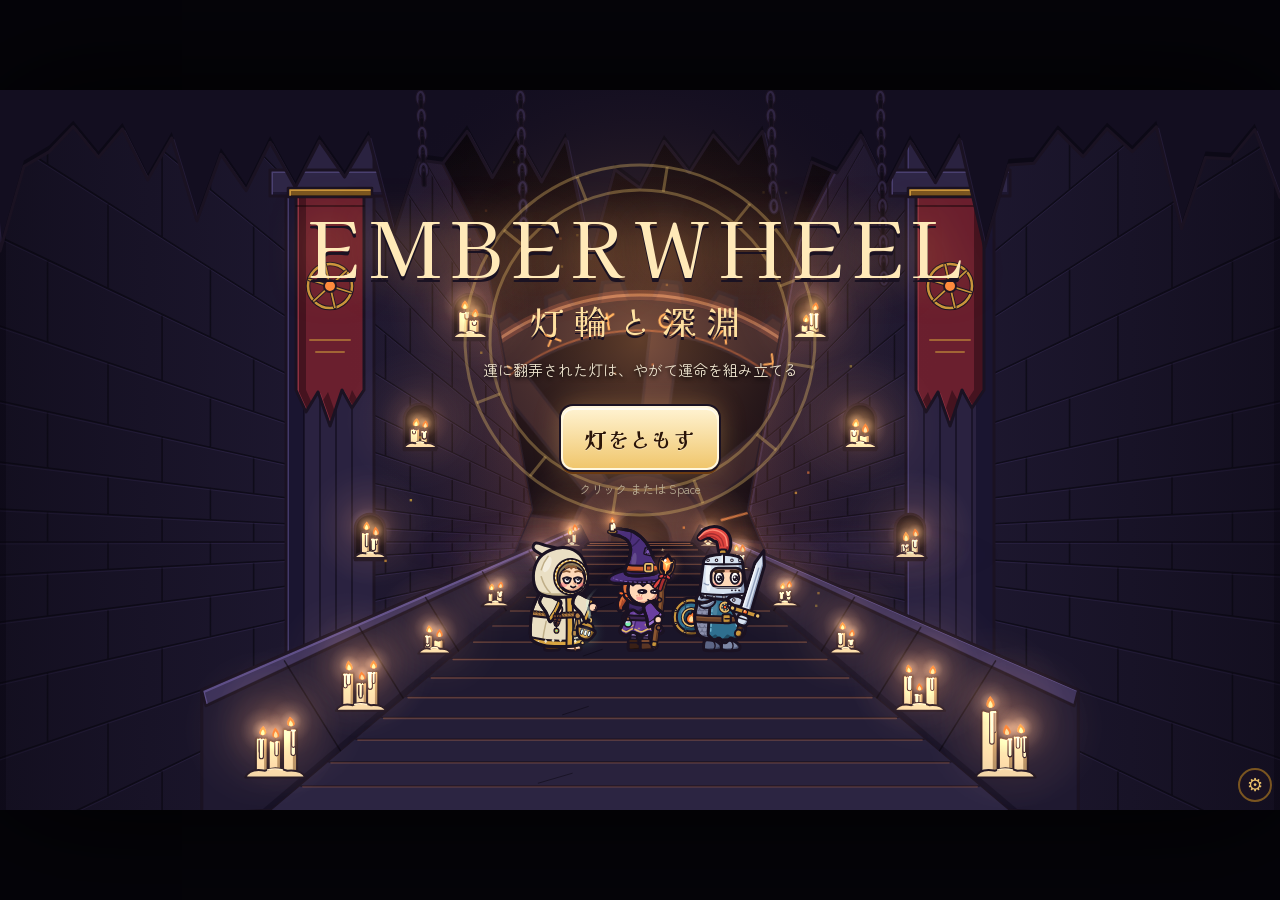
<file: index.html>
<!DOCTYPE html>
<html lang="ja">
<head>
  <meta charset="utf-8">
  <meta name="viewport" content="width=device-width, initial-scale=1">
  <title>EMBERWHEEL ― 灯輪と深淵</title>
  <link rel="preconnect" href="https://fonts.googleapis.com">
  <link rel="preconnect" href="https://fonts.gstatic.com" crossorigin>
  <link href="https://fonts.googleapis.com/css2?family=Kaisei+Decol:wght@700&family=Zen+Maru+Gothic:wght@500;700;900&display=swap" rel="stylesheet">
  <link rel="stylesheet" href="css/style.css">
</head>
<body>
  <div id="stage">
    <canvas id="game"></canvas>
    <div id="ui"></div>
  </div>

  <!-- core (pure logic) -->
  <script src="js/core/util.js"></script>
  <script src="js/core/data.js"></script>
  <script src="js/core/meta.js"></script>
  <script src="js/core/engine.js"></script>
  <!-- art -->
  <script src="js/art/art_core.js"></script>
  <script src="js/art/heroes.js"></script>
  <script src="js/art/enemies_a.js"></script>
  <script src="js/art/enemies_b.js"></script>
  <script src="js/art/enemies_c.js"></script>
  <script src="js/art/enemies_d.js"></script>
  <script src="js/art/symbols.js"></script>
  <script src="js/art/device.js"></script>
  <script src="js/art/props.js"></script>
  <script src="js/art/backgrounds.js"></script>
  <script src="js/art/backdrop_deepest.js"></script>
  <!-- audio -->
  <script src="js/audio/audio.js"></script>
  <!-- game -->
  <script src="js/game/fx.js"></script>
  <script src="js/game/scene.js"></script>
  <script src="js/game/reels.js"></script>
  <script src="js/game/ui.js"></script>
  <script src="js/game/director.js"></script>
  <script src="js/game/scroll.js"></script>
  <script src="js/game/screens.js"></script>
  <script src="js/game/main.js"></script>
</body>
</html>
</file>
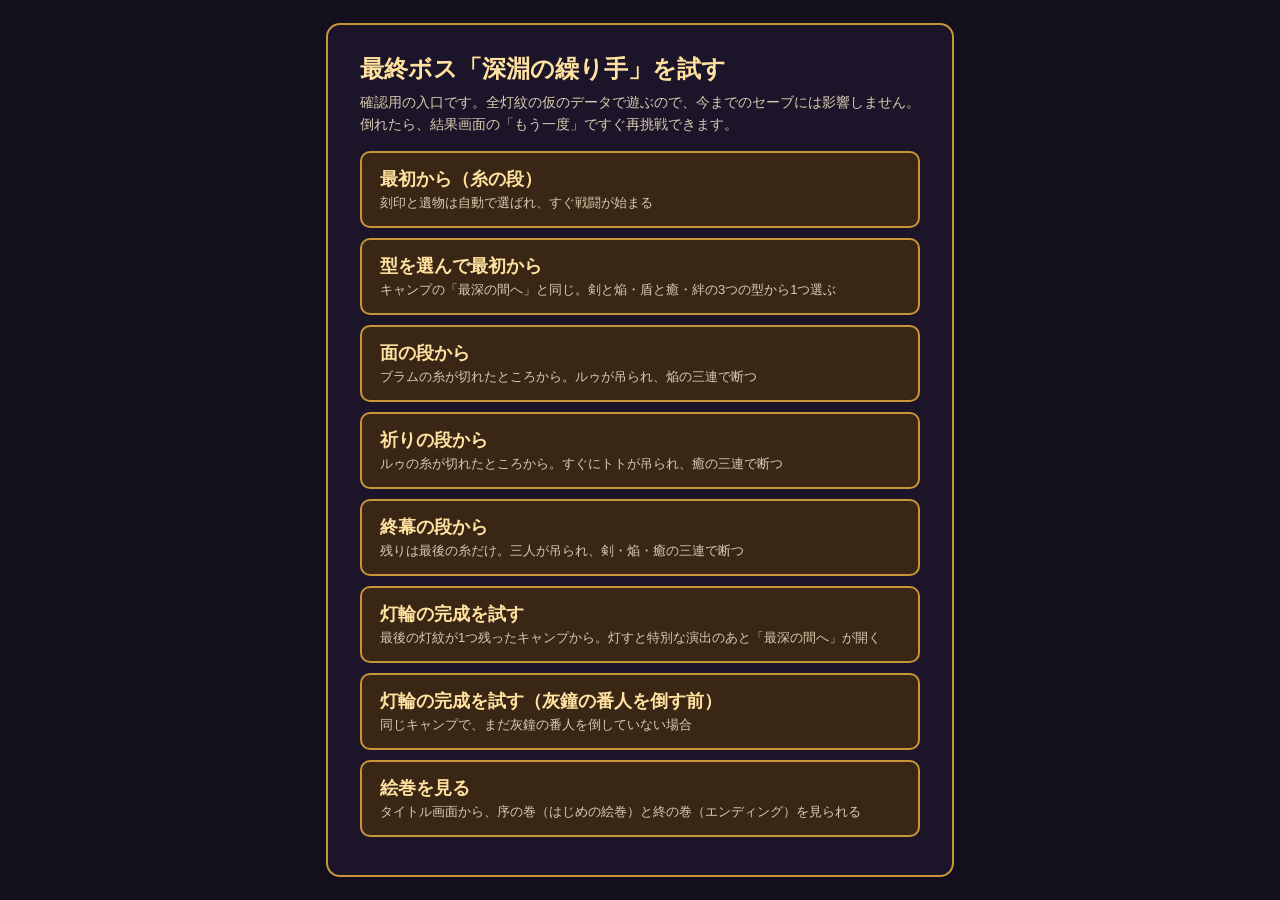
<file: 最終ボスを試す.html>
<!doctype html>
<html lang="ja">
<head>
<meta charset="utf-8">
<title>最終ボスを試す（確認用）</title>
<meta name="viewport" content="width=device-width, initial-scale=1">
<style>
  :root { color-scheme: dark; }
  body { margin: 0; min-height: 100vh; display: flex; align-items: center; justify-content: center; background: #140f1c; color: #efe5cf;
    font-family: "Yu Gothic UI", "Hiragino Maru Gothic ProN", "Meiryo", sans-serif; }
  .box { max-width: 560px; padding: 28px 32px; border: 2px solid #c9953b; border-radius: 14px; background: #1c1428; }
  h1 { margin: 0 0 6px; font-size: 24px; color: #ffe1a0; }
  p { margin: 6px 0 16px; line-height: 1.6; color: #d8ccb0; font-size: 14px; }
  a { display: block; margin: 10px 0; padding: 14px 18px; border-radius: 10px; background: #3a2614; border: 2px solid #c9953b;
    color: #ffe1a0; text-decoration: none; font-size: 18px; font-weight: 700; }
  a small { display: block; font-size: 13px; font-weight: 400; color: #d8ccb0; margin-top: 3px; }
  a:hover { background: #4a3214; }
</style>
</head>
<body>
<div class="box">
  <h1>最終ボス「深淵の繰り手」を試す</h1>
  <p>確認用の入口です。全灯紋の仮のデータで遊ぶので、今までのセーブには影響しません。倒れたら、結果画面の「もう一度」ですぐ再挑戦できます。</p>
  <a href="index.html?test=b17">最初から（糸の段）<small>刻印と遺物は自動で選ばれ、すぐ戦闘が始まる</small></a>
  <a href="index.html?test=b17&kit=1">型を選んで最初から<small>キャンプの「最深の間へ」と同じ。剣と焔・盾と癒・絆の3つの型から1つ選ぶ</small></a>
  <a href="index.html?test=b17&act=2">面の段から<small>ブラムの糸が切れたところから。ルゥが吊られ、焔の三連で断つ</small></a>
  <a href="index.html?test=b17&act=3">祈りの段から<small>ルゥの糸が切れたところから。すぐにトトが吊られ、癒の三連で断つ</small></a>
  <a href="index.html?test=b17&act=4">終幕の段から<small>残りは最後の糸だけ。三人が吊られ、剣・焔・癒の三連で断つ</small></a>
  <a href="index.html?test=camp">灯輪の完成を試す<small>最後の灯紋が1つ残ったキャンプから。灯すと特別な演出のあと「最深の間へ」が開く</small></a>
  <a href="index.html?test=camp&keeper=0">灯輪の完成を試す（灰鐘の番人を倒す前）<small>同じキャンプで、まだ灰鐘の番人を倒していない場合</small></a>
  <a href="index.html?test=emaki">絵巻を見る<small>タイトル画面から、序の巻（はじめの絵巻）と終の巻（エンディング）を見られる</small></a>
</div>
</body>
</html>
</file>
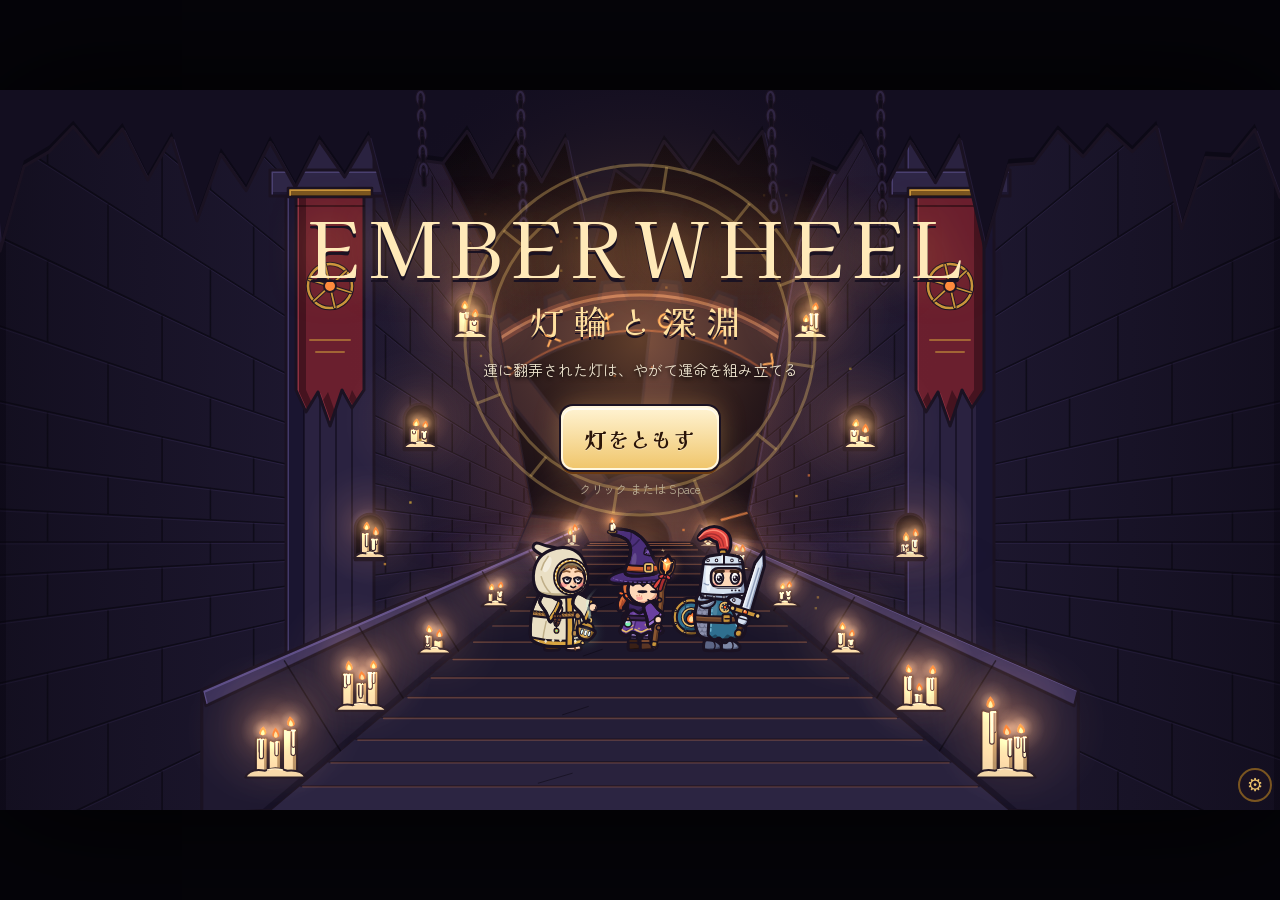
<file: tools/capture.html>
<!DOCTYPE html>
<html lang="ja">
<head>
  <meta charset="utf-8">
  <meta name="viewport" content="width=device-width, initial-scale=1">
  <title>EMBERWHEEL ― 灯輪と深淵</title>
  <link rel="preconnect" href="https://fonts.googleapis.com">
  <link rel="preconnect" href="https://fonts.gstatic.com" crossorigin>
  <link href="https://fonts.googleapis.com/css2?family=Kaisei+Decol:wght@700&family=Zen+Maru+Gothic:wght@500;700;900&display=swap" rel="stylesheet">
  <link rel="stylesheet" href="../css/style.css">
</head>
<body>
  <div id="stage">
    <canvas id="game"></canvas>
    <div id="ui"></div>
  </div>

  <!-- core (pure logic) -->
  <script src="../js/core/util.js"></script>
  <script src="../js/core/data.js"></script>
  <script src="../js/core/meta.js"></script>
  <script src="../js/core/engine.js"></script>
  <!-- art -->
  <script src="../js/art/art_core.js"></script>
  <script src="../js/art/heroes.js"></script>
  <script src="../js/art/enemies_a.js"></script>
  <script src="../js/art/enemies_b.js"></script>
  <script src="../js/art/symbols.js"></script>
  <script src="../js/art/device.js"></script>
  <script src="../js/art/props.js"></script>
  <script src="../js/art/backgrounds.js"></script>
  <!-- audio -->
  <script src="../js/audio/audio.js"></script>
  <!-- game -->
  <script src="../js/game/fx.js"></script>
  <script src="../js/game/scene.js"></script>
  <script src="../js/game/reels.js"></script>
  <script src="../js/game/ui.js"></script>
  <script src="../js/game/director.js"></script>
  <script src="../js/game/screens.js"></script>
  <script src="../js/game/main.js"></script>
  <script src="capture.js"></script>
</body>
</html>
</file>
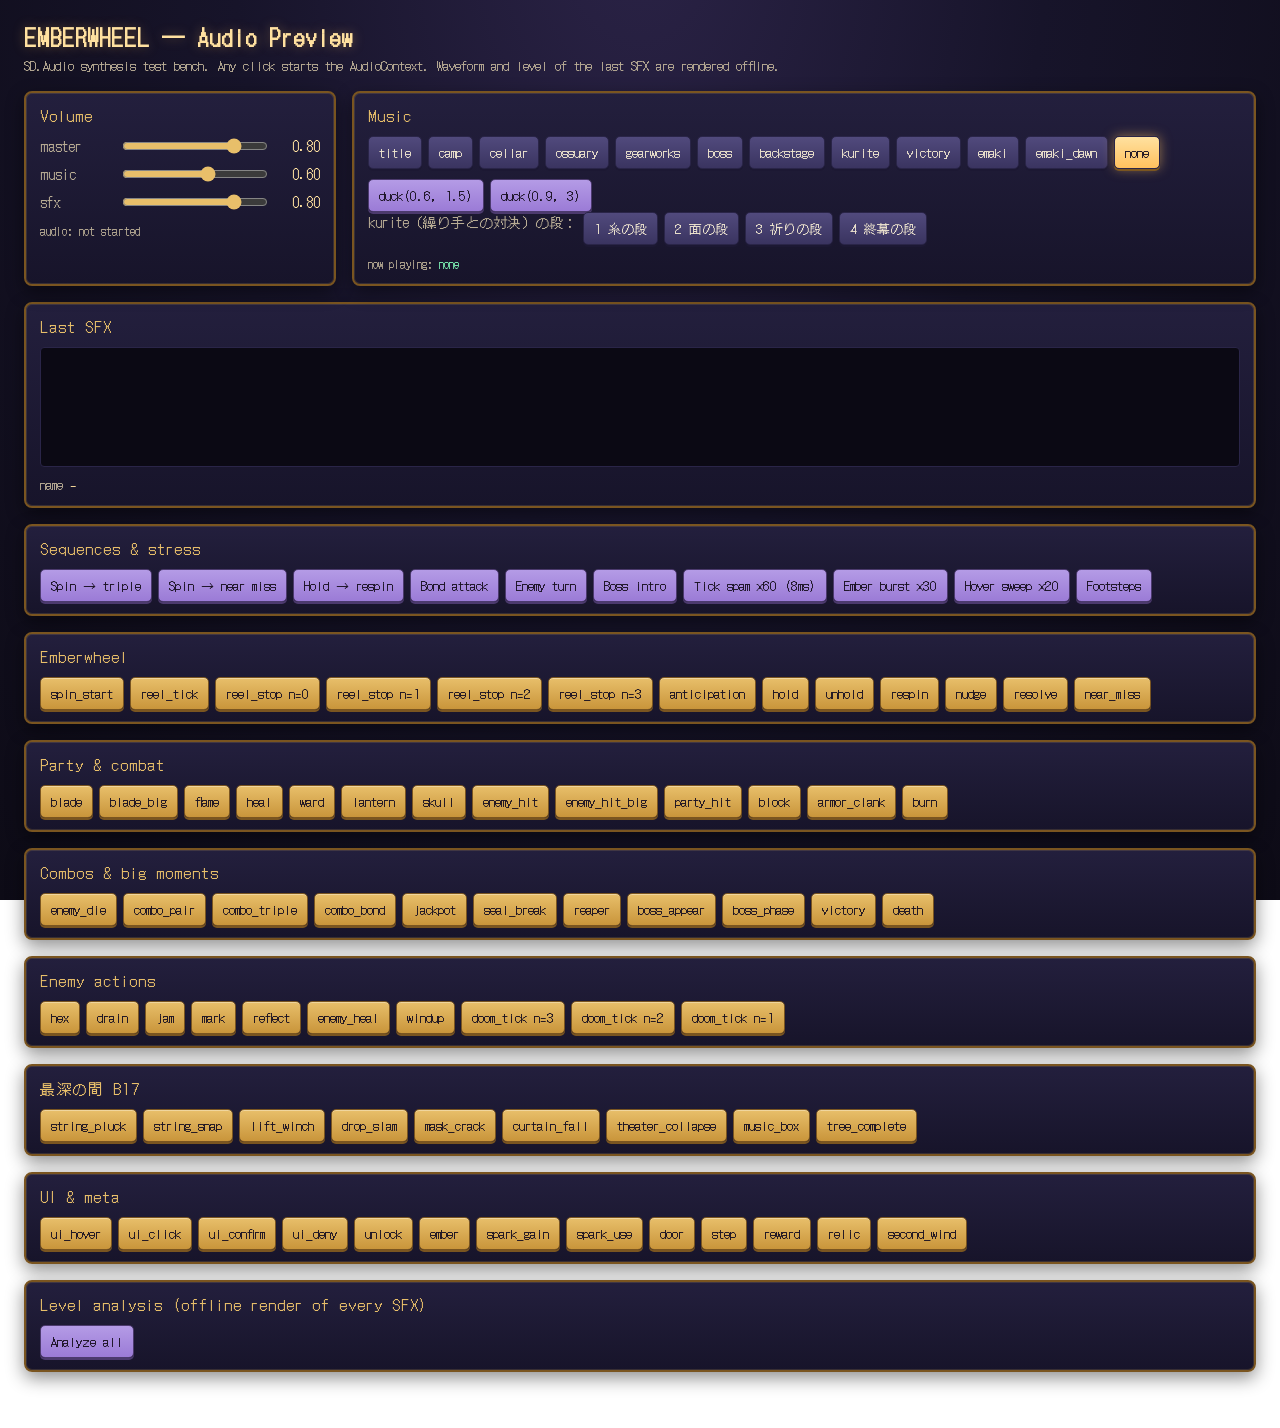
<file: tools/preview-audio.html>
<!DOCTYPE html>
<html lang="ja">
<head>
  <meta charset="utf-8">
  <meta name="viewport" content="width=device-width, initial-scale=1">
  <title>EMBERWHEEL Audio Preview</title>
  <link href="https://fonts.googleapis.com/css2?family=DotGothic16&display=swap" rel="stylesheet">
  <style>
    :root {
      --ink: #1a1222; --void: #0d0b16; --dark1: #17142a; --dark2: #231f3d; --stone: #3a3460; --stone-light: #514a7d;
      --candle: #ffe1a0; --candle-mid: #ffc15e; --candle-deep: #ff8a3d; --brass: #c9953b; --brass-light: #e8bf6a;
      --brass-dark: #7a5520; --bone: #efe5cf; --bone-dim: #b9ad95; --heal: #7df0b4; --blood: #ff4f5e; --curse: #9b7bd6;
      --font: 'DotGothic16', 'Yu Gothic UI', 'Meiryo', monospace;
    }
    * { box-sizing: border-box; }
    body {
      margin: 0; padding: 20px 24px 40px; color: var(--bone); font-family: var(--font); font-size: 14px;
      background: radial-gradient(ellipse at 50% -10%, #2b2347 0%, var(--dark1) 45%, var(--void) 100%) fixed;
      min-height: 100vh;
    }
    h1 { margin: 0 0 4px; font-size: 22px; color: var(--candle); letter-spacing: 1px; text-shadow: 0 0 12px rgba(255,193,94,.35); }
    .sub { color: var(--bone-dim); margin-bottom: 16px; font-size: 13px; }
    .row { display: flex; flex-wrap: wrap; gap: 16px; align-items: stretch; }
    .panel {
      background: linear-gradient(180deg, var(--dark2), var(--dark1)); border: 2px solid var(--brass-dark);
      box-shadow: inset 0 0 0 1px rgba(232,191,106,.15), 0 6px 18px rgba(0,0,0,.45); border-radius: 8px; padding: 12px 14px; margin-bottom: 16px;
    }
    .panel h2 { margin: 0 0 10px; font-size: 15px; color: var(--brass-light); font-weight: normal; letter-spacing: 1px; }
    .grow { flex: 1 1 360px; }
    .btns { display: flex; flex-wrap: wrap; gap: 6px; }
    button {
      font-family: var(--font); font-size: 13px; color: var(--ink); cursor: pointer; padding: 6px 10px; border-radius: 5px;
      border: 1px solid var(--brass-dark); background: linear-gradient(180deg, var(--brass-light), var(--brass));
      box-shadow: 0 2px 0 var(--brass-dark), inset 0 1px 0 rgba(255,255,255,.35); transition: filter .1s, transform .05s;
    }
    button:hover { filter: brightness(1.12) drop-shadow(0 0 6px rgba(255,193,94,.45)); }
    button:active { transform: translateY(2px); box-shadow: 0 0 0 var(--brass-dark); }
    button.track { background: linear-gradient(180deg, var(--stone-light), var(--stone)); color: var(--bone); border-color: #2a2548; box-shadow: 0 2px 0 #1c1833; }
    button.track.on { background: linear-gradient(180deg, var(--candle), var(--candle-mid)); color: var(--ink); box-shadow: 0 2px 0 var(--brass-dark), 0 0 12px rgba(255,193,94,.5); }
    button.demo { background: linear-gradient(180deg, #b49be6, var(--curse)); border-color: #4c3a6e; box-shadow: 0 2px 0 #4c3a6e; }
    .sliders { display: grid; grid-template-columns: 70px 1fr 44px; gap: 8px 10px; align-items: center; min-width: 280px; }
    .sliders label { color: var(--bone-dim); }
    input[type=range] { width: 100%; accent-color: var(--brass-light); }
    .val { text-align: right; color: var(--candle); }
    .status { margin-top: 10px; color: var(--bone-dim); font-size: 12px; }
    .status b { color: var(--heal); font-weight: normal; }
    canvas { width: 100%; height: 120px; display: block; background: #0b0914; border: 1px solid #2a2548; border-radius: 4px; }
    .meter { display: flex; gap: 18px; margin-top: 8px; font-size: 13px; color: var(--bone-dim); flex-wrap: wrap; }
    .meter span b { color: var(--candle); font-weight: normal; }
    table { border-collapse: collapse; width: 100%; font-size: 12px; margin-top: 10px; }
    th, td { text-align: left; padding: 3px 8px; border-bottom: 1px solid #2a2548; }
    th { color: var(--brass-light); font-weight: normal; }
    td.num { text-align: right; font-variant-numeric: tabular-nums; }
    .hot { color: var(--blood); }
    .bar { height: 6px; background: var(--candle-mid); border-radius: 3px; }
  </style>
</head>
<body>
  <h1>EMBERWHEEL ― Audio Preview</h1>
  <div class="sub">SD.Audio synthesis test bench. Any click starts the AudioContext. Waveform and level of the last SFX are rendered offline.</div>

  <div class="row">
    <div class="panel">
      <h2>Volume</h2>
      <div class="sliders">
        <label for="vMaster">master</label><input id="vMaster" type="range" min="0" max="1" step="0.01" value="0.8"><span class="val" id="vMasterV">0.80</span>
        <label for="vMusic">music</label><input id="vMusic" type="range" min="0" max="1" step="0.01" value="0.6"><span class="val" id="vMusicV">0.60</span>
        <label for="vSfx">sfx</label><input id="vSfx" type="range" min="0" max="1" step="0.01" value="0.8"><span class="val" id="vSfxV">0.80</span>
      </div>
      <div class="status" id="status">audio: not started</div>
    </div>
    <div class="panel grow">
      <h2>Music</h2>
      <div class="btns" id="tracks"></div>
      <div class="btns" style="margin-top:10px">
        <button class="demo" id="duck1">duck(0.6, 1.5)</button>
        <button class="demo" id="duck2">duck(0.9, 3)</button>
      </div>
      <div class="btns" id="layers"><span style="color:#b9ad95">kurite（繰り手との対決）の段：</span></div>
      <div class="status">now playing: <b id="nowPlaying">none</b></div>
    </div>
  </div>

  <div class="panel">
    <h2>Last SFX</h2>
    <canvas id="wave" width="1200" height="120"></canvas>
    <div class="meter" id="meter"><span>name <b>-</b></span></div>
  </div>

  <div class="panel">
    <h2>Sequences &amp; stress</h2>
    <div class="btns" id="demos"></div>
  </div>

  <div id="groups"></div>

  <div class="panel">
    <h2>Level analysis (offline render of every SFX)</h2>
    <div class="btns"><button class="demo" id="analyze">Analyze all</button></div>
    <div id="table"></div>
  </div>

  <script src="../js/audio/audio.js"></script>
  <script>
  (function () {
    const A = SD.Audio;
    const $ = (id) => document.getElementById(id);
    const GROUPS = [
      ['Emberwheel', ['spin_start', 'reel_tick', 'reel_stop', 'anticipation', 'hold', 'unhold', 'respin', 'nudge', 'resolve', 'near_miss']],
      ['Party & combat', ['blade', 'blade_big', 'flame', 'heal', 'ward', 'lantern', 'skull', 'enemy_hit', 'enemy_hit_big', 'party_hit', 'block', 'armor_clank', 'burn']],
      ['Combos & big moments', ['enemy_die', 'combo_pair', 'combo_triple', 'combo_bond', 'jackpot', 'seal_break', 'reaper', 'boss_appear', 'boss_phase', 'victory', 'death']],
      ['Enemy actions', ['hex', 'drain', 'jam', 'mark', 'reflect', 'enemy_heal', 'windup', 'doom_tick']],
      ['最深の間 B17', ['string_pluck', 'string_snap', 'lift_winch', 'drop_slam', 'mask_crack', 'curtain_fall', 'theater_collapse', 'music_box', 'tree_complete']],
      ['UI & meta', ['ui_hover', 'ui_click', 'ui_confirm', 'ui_deny', 'unlock', 'ember', 'spark_gain', 'spark_use', 'door', 'step', 'reward', 'relic', 'second_wind']],
    ];
    const LEN = { theater_collapse: 3.4, music_box: 4.4, curtain_fall: 1.8, lift_winch: 1.4, string_snap: 1.6, boss_appear: 3.2, victory: 3.4, death: 2.6, reaper: 2.2, unlock: 2.4, relic: 2.2, second_wind: 2.4, seal_break: 2.2, boss_phase: 2.2, mark: 2.2, jackpot: 2.2, combo_bond: 2.0, combo_triple: 1.8 };

    function start() {
      if (!A.isReady()) {
        A.init();
        applyVol();
      }
      const st = A.isReady() ? 'running' : 'unavailable';
      $('status').innerHTML = 'audio: <b>' + st + '</b> · voices: ' + A.voices();
    }
    document.addEventListener('pointerdown', start, { capture: true });
    document.addEventListener('keydown', start, { capture: true });
    setInterval(() => { if (A.isReady()) $('status').innerHTML = 'audio: <b>running</b> · live voices: ' + A.voices(); }, 250);

    function applyVol() {
      const v = { master: +$('vMaster').value, music: +$('vMusic').value, sfx: +$('vSfx').value };
      $('vMasterV').textContent = v.master.toFixed(2); $('vMusicV').textContent = v.music.toFixed(2); $('vSfxV').textContent = v.sfx.toFixed(2);
      A.setVolume(v);
    }
    ['vMaster', 'vMusic', 'vSfx'].forEach((id) => $(id).addEventListener('input', applyVol));

    // music
    const tracksEl = $('tracks');
    A.TRACKS.forEach((tr) => {
      const b = document.createElement('button');
      b.className = 'track'; b.textContent = tr; b.dataset.track = tr;
      b.addEventListener('click', () => { start(); A.setMusic(tr); refreshTracks(); });
      tracksEl.appendChild(b);
    });
    function refreshTracks() {
      const cur = A.getMusic();
      $('nowPlaying').textContent = cur;
      tracksEl.querySelectorAll('button').forEach((b) => b.classList.toggle('on', b.dataset.track === cur));
    }
    $('duck1').addEventListener('click', () => { start(); A.duck(0.6, 1.5); });
    // the puppeteer's track grows by act: 1 糸 · 2 面 (organ) · 3 祈り (choir, bell) · 4 終幕 (the theme on brass)
    ['1 糸の段', '2 面の段', '3 祈りの段', '4 終幕の段'].forEach((lb, i) => {
      const b = document.createElement('button'); b.className = 'track'; b.textContent = lb;
      b.addEventListener('click', () => { start(); if (A.getMusic() === 'kurite') A.setMusicLayer(i + 1); else A.setMusic('kurite', { layer: i + 1 }); refreshTracks(); });
      $('layers').appendChild(b);
    });
    $('duck2').addEventListener('click', () => { start(); A.duck(0.9, 3); });

    // sfx buttons
    function sfx(name, opts) {
      start();
      A.play(name, opts);
      show(name, opts);
    }
    const groupsEl = $('groups');
    GROUPS.forEach(([title, names]) => {
      const p = document.createElement('div'); p.className = 'panel';
      const h = document.createElement('h2'); h.textContent = title; p.appendChild(h);
      const box = document.createElement('div'); box.className = 'btns'; p.appendChild(box);
      names.forEach((name) => {
        if (name === 'reel_stop' || name === 'doom_tick') {
          const ns = name === 'reel_stop' ? [0, 1, 2, 3] : [3, 2, 1];
          ns.forEach((n) => {
            const b = document.createElement('button'); b.textContent = name + ' n=' + n; b.dataset.sfx = name;
            b.addEventListener('click', () => sfx(name, { n }));
            box.appendChild(b);
          });
        } else {
          const b = document.createElement('button'); b.textContent = name; b.dataset.sfx = name;
          b.addEventListener('click', () => sfx(name));
          if (name === 'ui_hover') b.addEventListener('mouseenter', () => { if (A.isReady()) A.play('ui_hover'); });
          box.appendChild(b);
        }
      });
      groupsEl.appendChild(p);
    });

    // demos
    const later = (ms, fn) => setTimeout(fn, ms);
    const DEMOS = {
      'Spin → triple': () => {
        A.play('spin_start');
        for (let i = 0; i < 26; i++) later(120 + i * 38, () => A.play('reel_tick'));
        later(700, () => A.play('reel_stop', { n: 0 }));
        later(880, () => A.play('reel_stop', { n: 1 }));
        later(960, () => A.play('anticipation'));
        later(1600, () => A.play('reel_stop', { n: 2 }));
        later(1780, () => { A.duck(0.7, 1.4); A.play('combo_triple'); });
        later(2300, () => { for (let i = 0; i < 16; i++) later(i * 45, () => A.play('ember')); });
      },
      'Spin → near miss': () => {
        A.play('spin_start');
        for (let i = 0; i < 20; i++) later(120 + i * 38, () => A.play('reel_tick'));
        [700, 860, 1020].forEach((ms, n) => later(ms, () => A.play('reel_stop', { n })));
        later(1250, () => A.play('near_miss'));
      },
      'Hold → respin': () => { A.play('hold'); later(400, () => A.play('respin')); later(1000, () => A.play('unhold')); },
      'Bond attack': () => {
        A.play('combo_bond'); A.duck(0.6, 1.5);
        later(900, () => A.play('blade')); later(1100, () => A.play('flame')); later(1300, () => A.play('heal'));
        later(1500, () => A.play('enemy_hit_big'));
      },
      'Enemy turn': () => {
        A.play('windup'); later(1100, () => A.play('enemy_hit')); later(1300, () => A.play('block'));
        later(1700, () => A.play('party_hit')); later(2200, () => A.play('hex'));
      },
      'Boss intro': () => { A.duck(0.85, 2.5); A.play('boss_appear'); later(2600, () => A.play('doom_tick', { n: 3 })); later(3400, () => A.play('doom_tick', { n: 2 })); later(4200, () => A.play('doom_tick', { n: 1 })); },
      'Tick spam ×60 (8ms)': () => { for (let i = 0; i < 60; i++) later(i * 8, () => A.play('reel_tick')); },
      'Ember burst ×30': () => { for (let i = 0; i < 30; i++) later(i * 20, () => A.play('ember')); },
      'Hover sweep ×20': () => { for (let i = 0; i < 20; i++) later(i * 30, () => A.play('ui_hover')); },
      'Footsteps': () => { for (let i = 0; i < 8; i++) later(i * 330, () => A.play('step')); later(2800, () => A.play('door')); },
    };
    Object.keys(DEMOS).forEach((k) => {
      const b = document.createElement('button'); b.className = 'demo'; b.textContent = k;
      b.addEventListener('click', () => { start(); DEMOS[k](); });
      $('demos').appendChild(b);
    });

    // offline analysis
    function stats(buf) {
      const L = buf.getChannelData(0), R = buf.numberOfChannels > 1 ? buf.getChannelData(1) : L;
      let peak = 0, sq = 0, lastLoud = 0;
      for (let i = 0; i < L.length; i++) {
        const a = Math.max(Math.abs(L[i]), Math.abs(R[i]));
        if (a > peak) peak = a;
        sq += (L[i] * L[i] + R[i] * R[i]) / 2;
        if (a > 0.001) lastLoud = i;
      }
      const dur = lastLoud / buf.sampleRate;
      // RMS over the audible part only
      const rms = Math.sqrt(sq / Math.max(1, lastLoud));
      const db = (x) => (x > 0 ? 20 * Math.log10(x) : -120);
      return { peak, peakDb: db(peak), rmsDb: db(rms), dur };
    }
    function draw(buf) {
      const c = $('wave'), g = c.getContext('2d'), W = c.width, H = c.height;
      g.fillStyle = '#0b0914'; g.fillRect(0, 0, W, H);
      g.strokeStyle = '#2a2548'; g.beginPath(); g.moveTo(0, H / 2); g.lineTo(W, H / 2); g.stroke();
      const d = buf.getChannelData(0), step = Math.max(1, Math.floor(d.length / W));
      g.fillStyle = '#ffc15e';
      for (let x = 0; x < W; x++) {
        let mn = 1, mx = -1;
        for (let i = x * step; i < (x + 1) * step && i < d.length; i++) { if (d[i] < mn) mn = d[i]; if (d[i] > mx) mx = d[i]; }
        if (mx < mn) continue;
        g.fillRect(x, H / 2 - mx * H / 2, 1, Math.max(1, (mx - mn) * H / 2));
      }
      g.fillStyle = '#b9ad95'; g.font = '11px monospace';
      for (let s = 0; s * buf.sampleRate < d.length; s += 0.5) { const x = (s * buf.sampleRate) / step; g.fillRect(x, H - 6, 1, 6); g.fillText(s.toFixed(1) + 's', x + 2, H - 8); }
    }
    let showSeq = 0;
    function show(name, opts) {
      if (!A.render) return;
      const id = ++showSeq;
      A.render(name, opts || {}, LEN[name] || 1.6).then((buf) => {
        if (id !== showSeq) return;
        draw(buf);
        const s = stats(buf);
        $('meter').innerHTML = '<span>name <b>' + name + (opts && opts.n != null ? ' n=' + opts.n : '') + '</b></span>' +
          '<span>peak <b class="' + (s.peakDb > -3 ? 'hot' : '') + '">' + s.peakDb.toFixed(1) + ' dBFS</b></span>' +
          '<span>rms <b>' + s.rmsDb.toFixed(1) + ' dBFS</b></span><span>length <b>' + s.dur.toFixed(2) + ' s</b></span>';
      }).catch((e) => console.error(e));
    }
    $('analyze').addEventListener('click', async () => {
      start();
      const rows = [];
      for (const name of A.SFX) {
        const buf = await A.render(name, { n: 1 }, LEN[name] || 1.6);
        rows.push(Object.assign({ name }, stats(buf)));
      }
      for (const tr of A.TRACKS) {
        if (tr === 'none') continue;
        const buf = await A.render('music:' + tr, null, 24);
        rows.push(Object.assign({ name: 'music:' + tr }, stats(buf)));
      }
      window.__levels = rows;
      $('table').innerHTML = '<table><tr><th>name</th><th>peak dBFS</th><th>rms dBFS</th><th>length s</th><th></th></tr>' +
        rows.map((r) => '<tr><td>' + r.name + '</td><td class="num ' + (r.peakDb > -3 ? 'hot' : '') + '">' + r.peakDb.toFixed(1) +
          '</td><td class="num">' + r.rmsDb.toFixed(1) + '</td><td class="num">' + r.dur.toFixed(2) +
          '</td><td style="width:40%"><div class="bar" style="width:' + Math.max(0, Math.min(100, (r.peakDb + 48) * 2.1)).toFixed(0) + '%"></div></td></tr>').join('') + '</table>';
    });
    setInterval(refreshTracks, 500);
  })();
  </script>
</body>
</html>
</file>
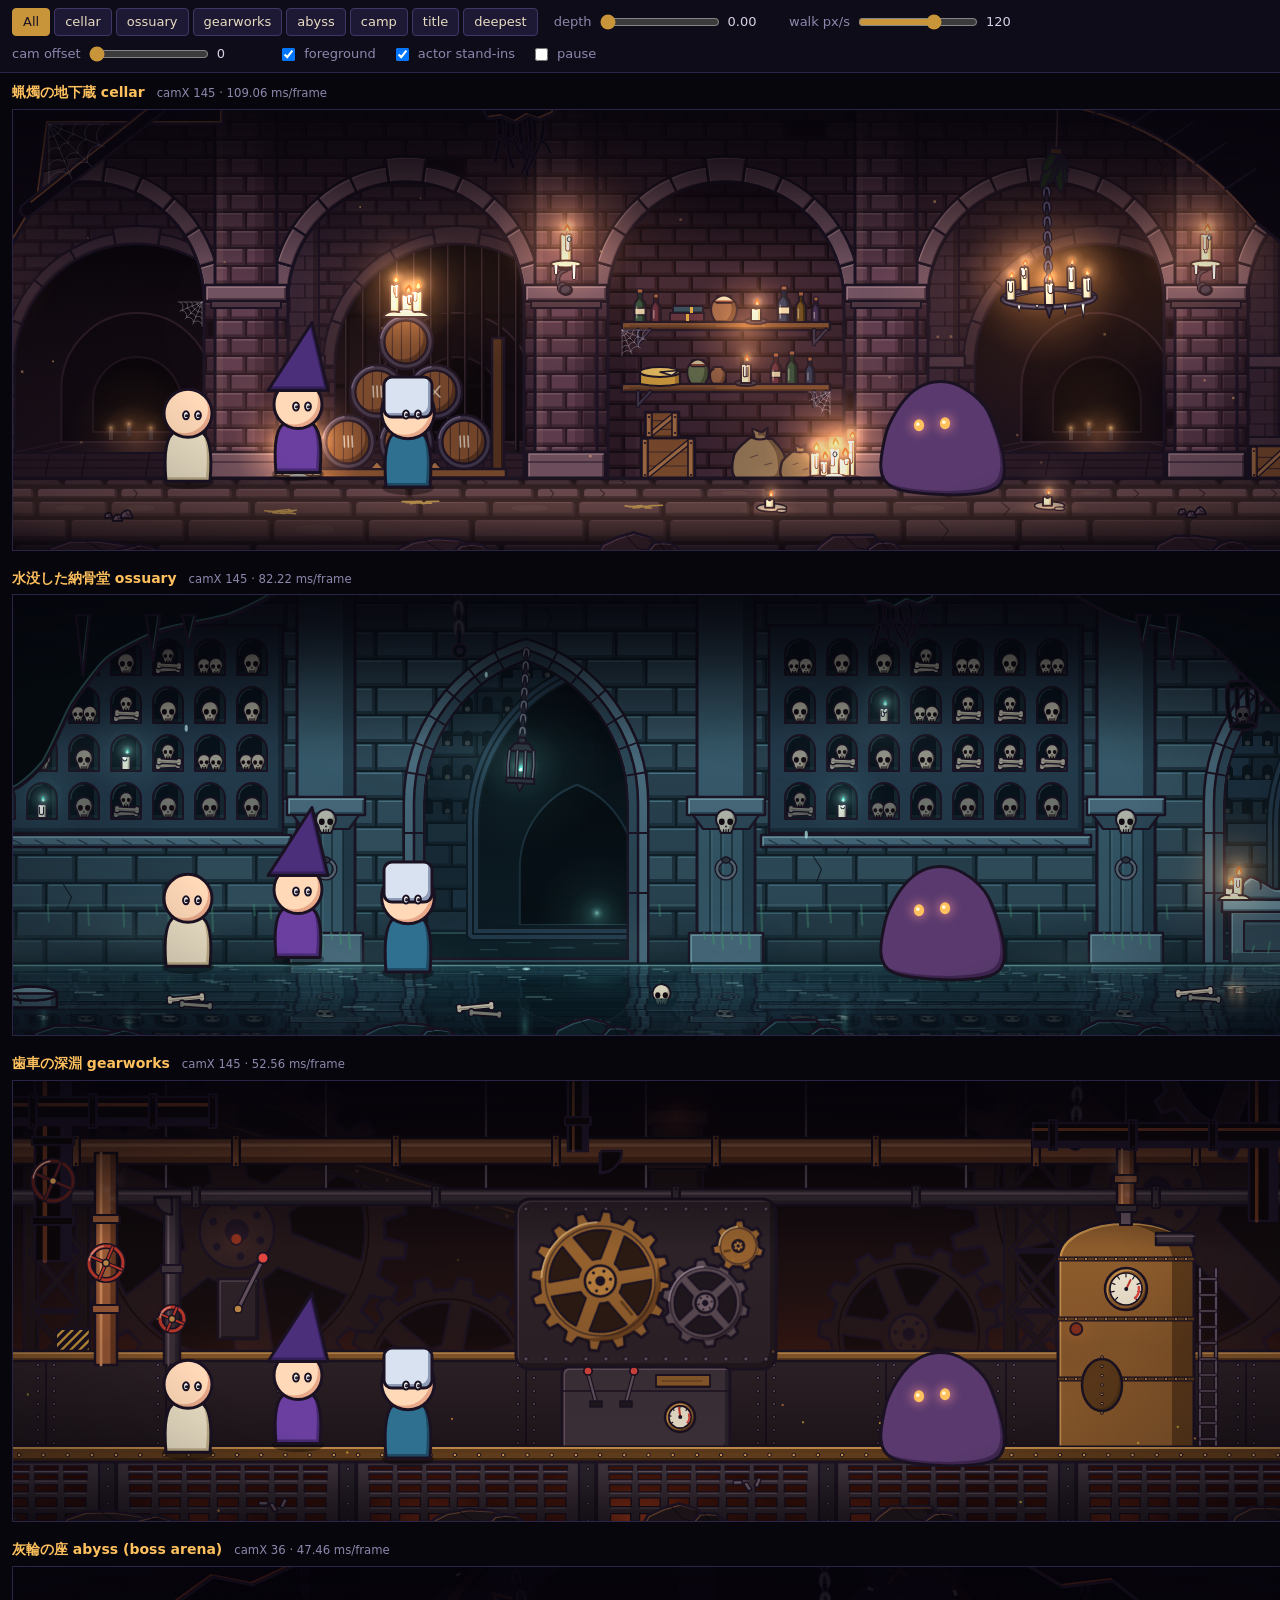
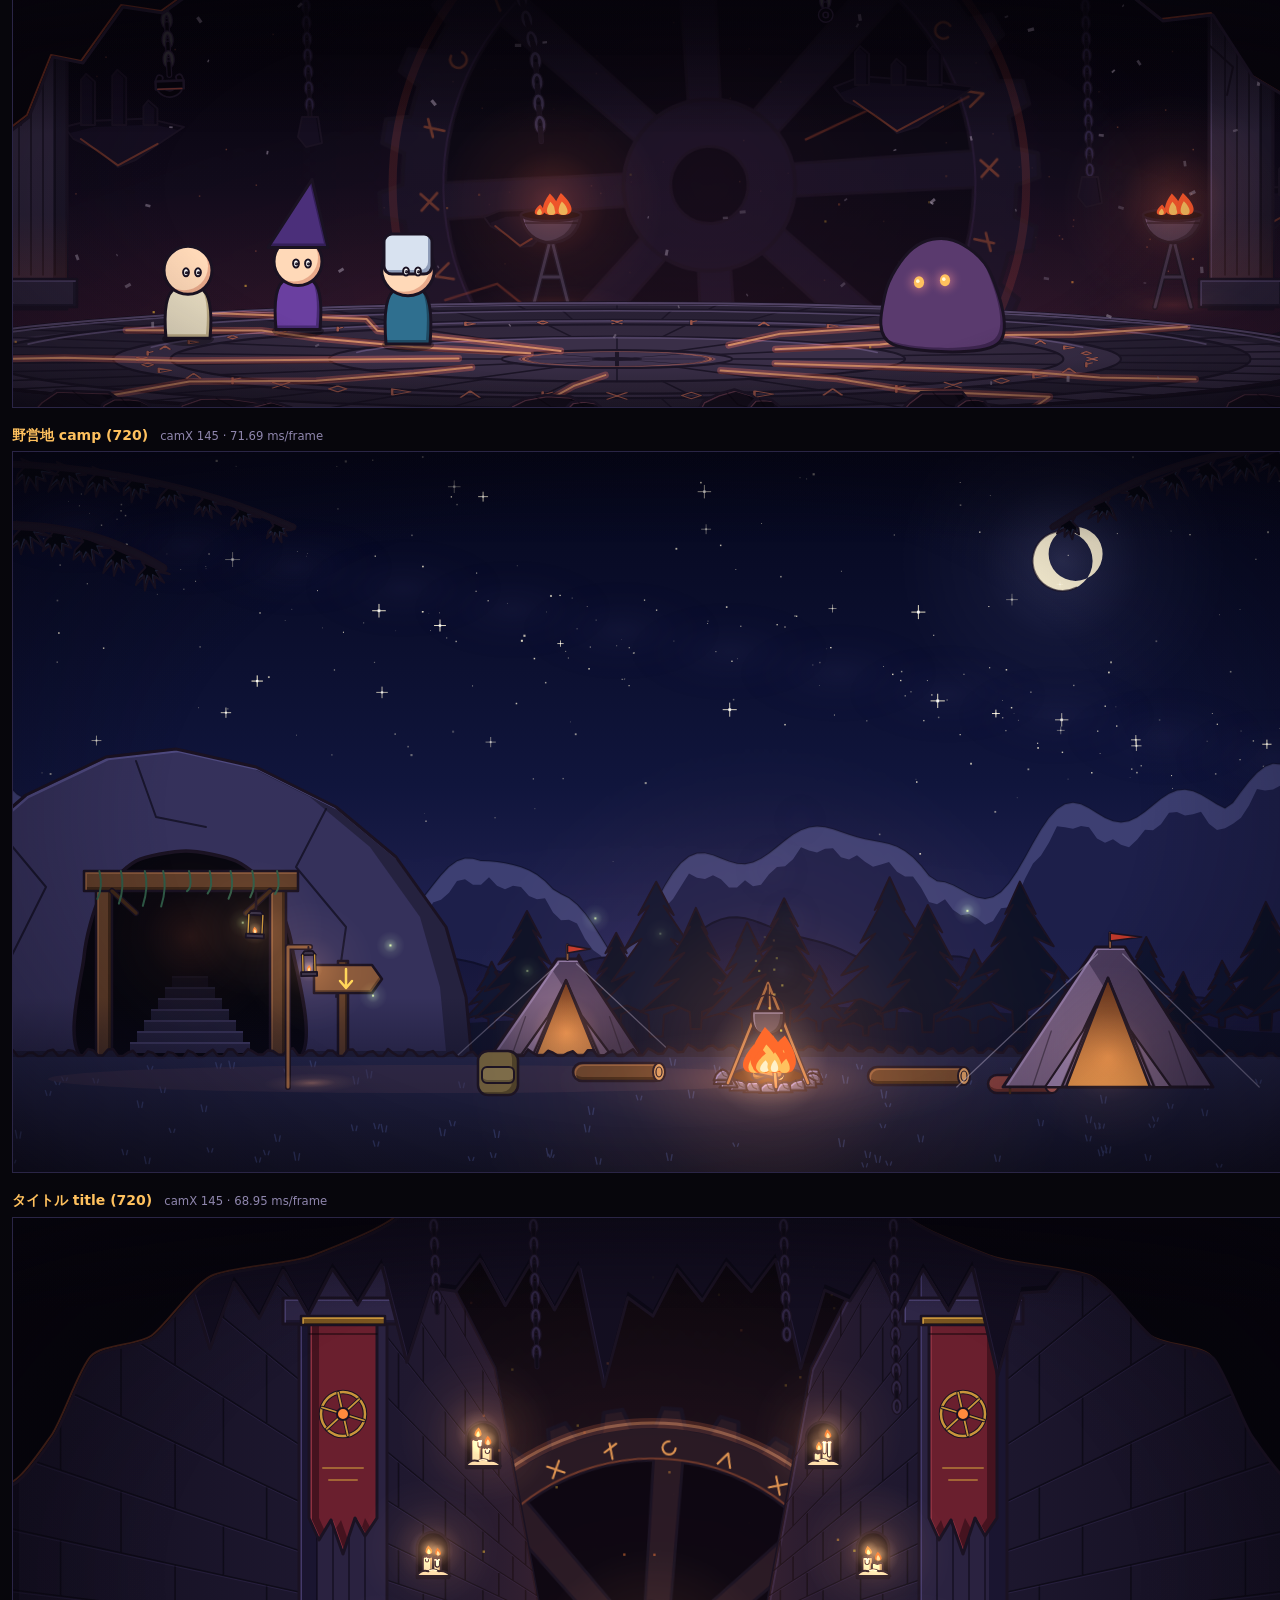
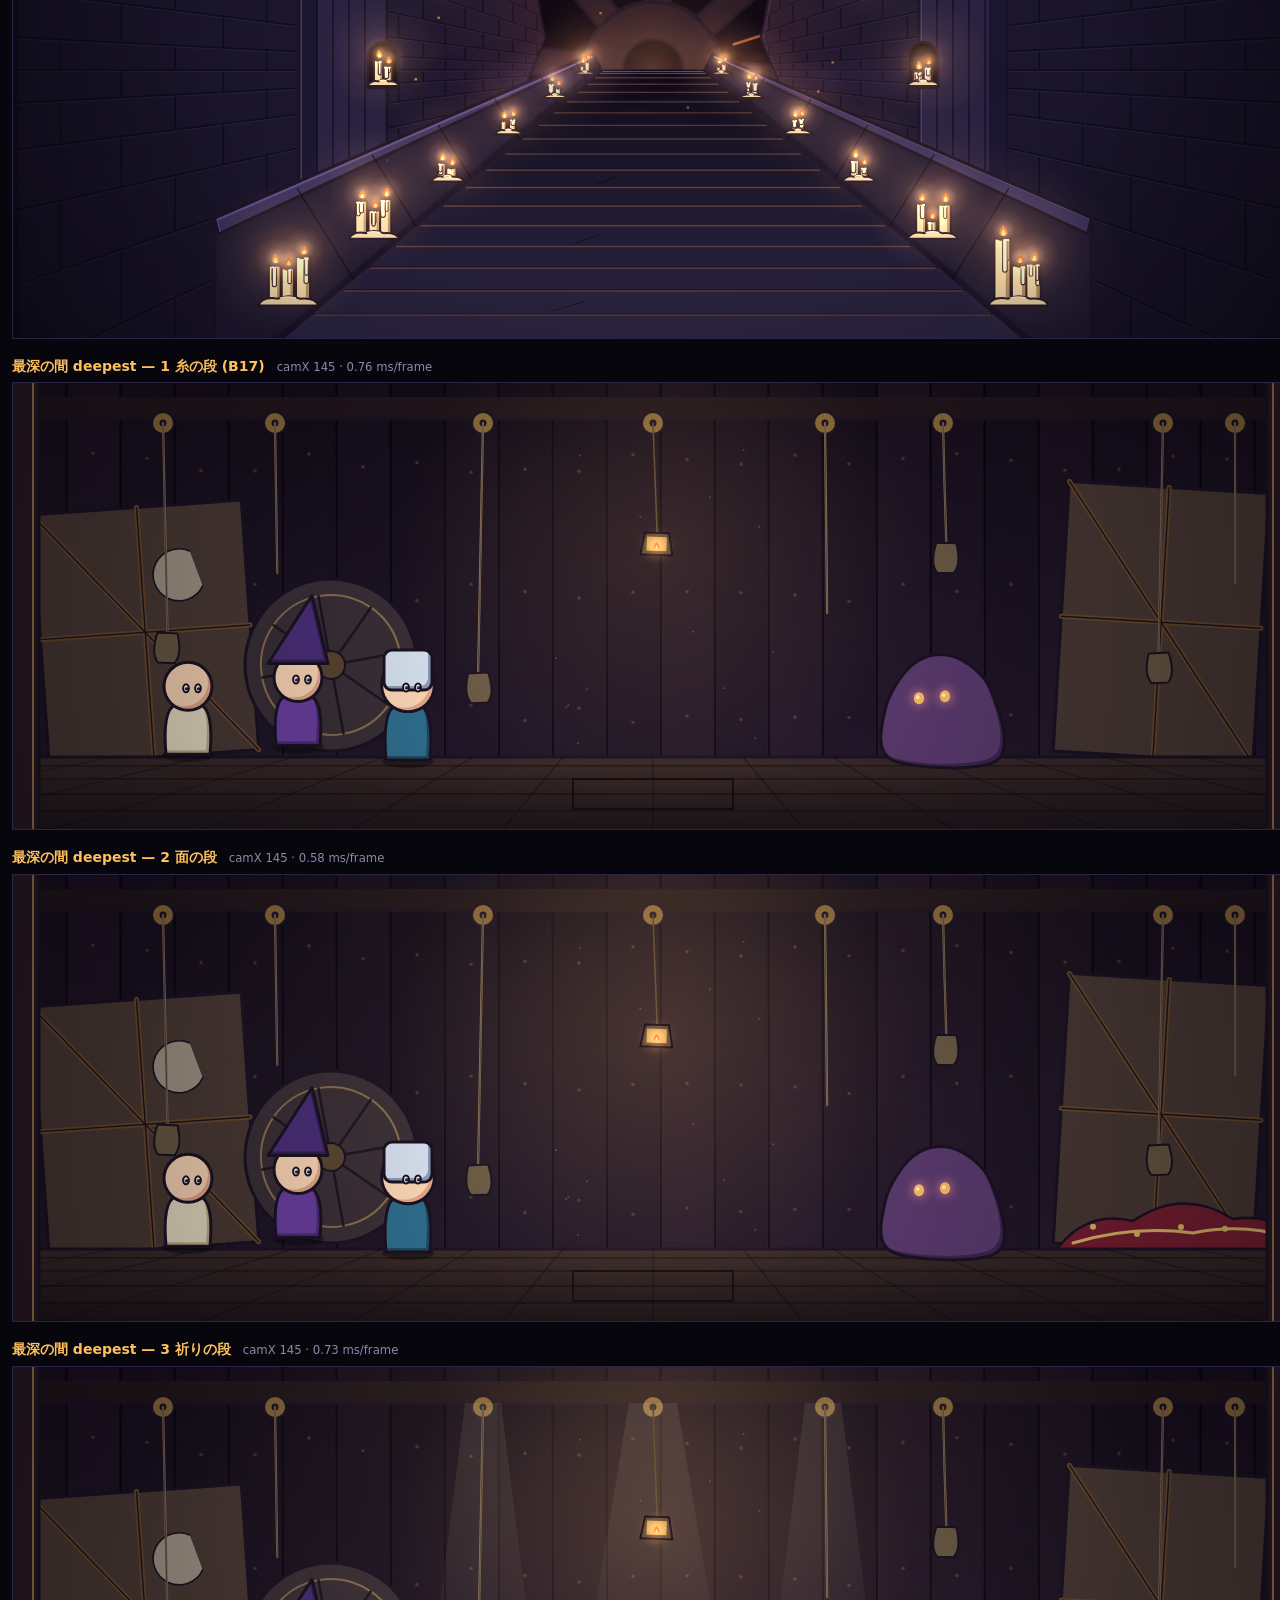
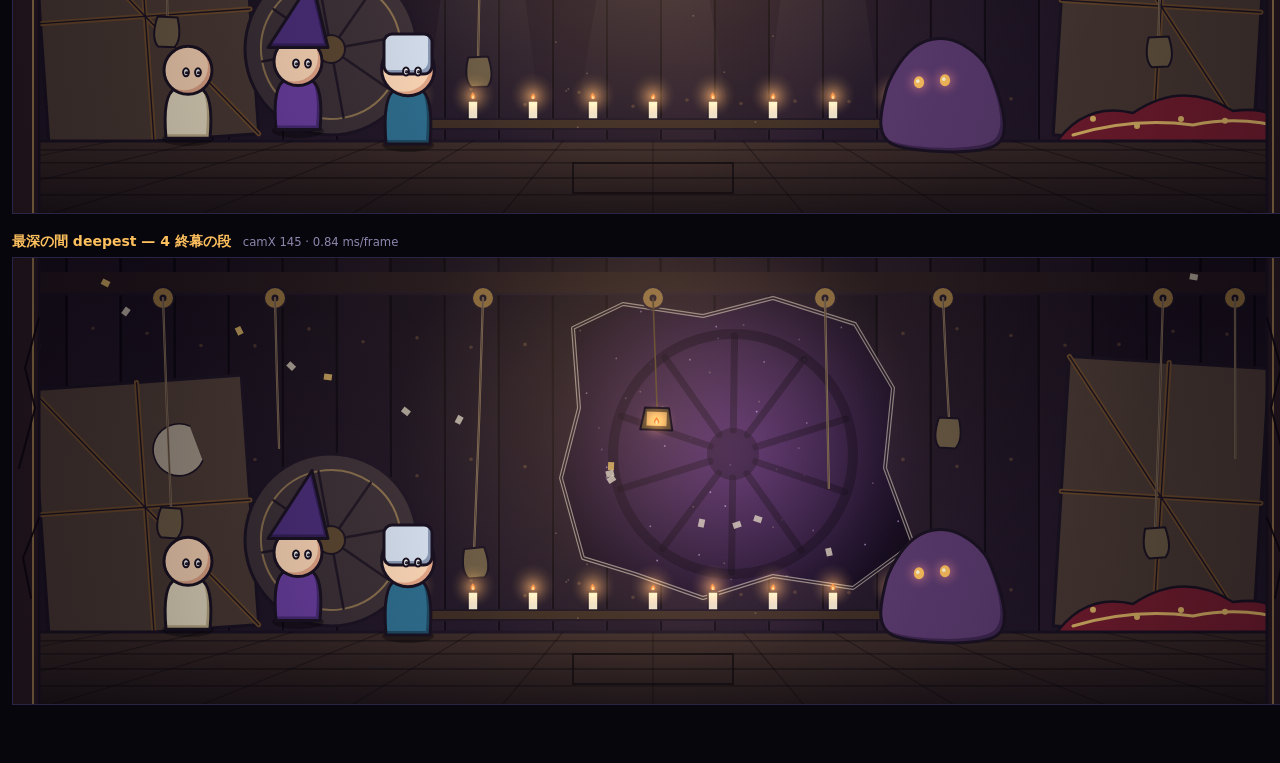
<file: tools/preview-backgrounds.html>
<!doctype html>
<html lang="ja">
<head>
<meta charset="utf-8">
<meta name="viewport" content="width=device-width, initial-scale=1">
<title>Backgrounds Preview</title>
<style>
  :root { --bg: #07060c; --panel: #0f0d1a; --line: #2a2546; --text: #d8d0e8; --dim: #8f86ad; --brass: #c9953b; --candle: #ffc15e; }
  * { box-sizing: border-box; }
  body { background: var(--bg); color: var(--text); font: 13px/1.4 system-ui, "Segoe UI", sans-serif; margin: 0; }
  .bar { position: sticky; top: 0; z-index: 5; background: rgba(15,13,26,0.96); border-bottom: 1px solid var(--line);
         padding: 8px 12px; display: flex; flex-wrap: wrap; gap: 8px 16px; align-items: center; }
  .bar .group { display: flex; gap: 4px; flex-wrap: wrap; align-items: center; }
  button { background: #1d1934; color: #e8dcc0; border: 1px solid #3f3866; border-radius: 4px; padding: 4px 10px; cursor: pointer; font: inherit; }
  button:hover { border-color: var(--brass); }
  button.on { background: var(--brass); color: #1a1222; border-color: var(--brass); }
  label { color: var(--dim); display: inline-flex; gap: 6px; align-items: center; }
  input[type=range] { width: 120px; accent-color: var(--brass); }
  output { color: var(--text); min-width: 3.5em; display: inline-block; font-variant-numeric: tabular-nums; }
  #list { padding: 10px 12px 40px; }
  .zone { margin: 0 0 18px; }
  .zone h3 { margin: 0 0 6px; font-size: 14px; font-weight: 600; color: var(--candle); display: flex; gap: 12px; align-items: baseline; }
  .zone h3 small { color: var(--dim); font-weight: 400; font-variant-numeric: tabular-nums; }
  canvas { display: block; background: #000; border: 1px solid var(--line); }
</style>
</head>
<body>
<div class="bar">
  <div class="group" id="tabs"></div>
  <label>depth <input id="depth" type="range" min="0" max="1" step="0.01" value="0"><output id="depthO">0.00</output></label>
  <label>walk px/s <input id="speed" type="range" min="-400" max="400" step="10" value="120"><output id="speedO">120</output></label>
  <label>cam offset <input id="cam" type="range" min="0" max="6000" step="1" value="0"><output id="camO">0</output></label>
  <label><input id="fg" type="checkbox" checked> foreground</label>
  <label><input id="actors" type="checkbox" checked> actor stand-ins</label>
  <label><input id="pause" type="checkbox"> pause</label>
</div>
<div id="list"></div>

<script src="../js/art/art_core.js"></script>
<script src="../js/art/backgrounds.js"></script>
<script src="../js/art/backdrop_deepest.js"></script>
<script>
(function () {
  const Art = SD.Art;
  const ZONES = [
    ['cellar', '蝋燭の地下蔵 cellar', 440],
    ['ossuary', '水没した納骨堂 ossuary', 440],
    ['gearworks', '歯車の深淵 gearworks', 440],
    ['abyss', '灰輪の座 abyss (boss arena)', 440],
    ['camp', '野営地 camp (720)', 720],
    ['title', 'タイトル title (720)', 720],
    ['deepest', '最深の間 deepest — 1 糸の段 (B17)', 446, 1],
    ['deepest', '最深の間 deepest — 2 面の段', 446, 2],
    ['deepest', '最深の間 deepest — 3 祈りの段', 446, 3],
    ['deepest', '最深の間 deepest — 4 終幕の段', 446, 4],
  ];
  const q = new URLSearchParams(location.search);
  const st = {
    sel: q.get('zone') || 'all',
    depth: +(q.get('depth') || 0),
    speed: q.has('speed') ? +q.get('speed') : 120,
    cam: +(q.get('cam') || 0),
    fg: q.get('fg') !== '0',
    actors: q.get('actors') !== '0',
    pause: q.get('pause') === '1',
    fixedT: q.has('t') ? +q.get('t') : null,
  };
  const $ = (id) => document.getElementById(id);
  if (q.get('bare') === '1') { // canvas-only mode for headless captures
    const s = document.createElement('style');
    s.textContent = '.bar,.zone h3{display:none!important} #list{padding:0!important} .zone{margin:0!important} canvas{border:0!important}';
    document.head.appendChild(s);
  }
  $('depth').value = st.depth; $('speed').value = st.speed; $('cam').value = st.cam;
  $('fg').checked = st.fg; $('actors').checked = st.actors; $('pause').checked = st.pause;

  const tabs = $('tabs');
  const mkTab = (id, label) => {
    const b = document.createElement('button');
    b.textContent = label; b.dataset.id = id;
    b.onclick = () => { st.sel = id; build(); };
    tabs.appendChild(b);
  };
  mkTab('all', 'All');
  ZONES.forEach(([id], i) => { if (ZONES.findIndex((z) => z[0] === id) === i) mkTab(id, id); });

  let views = [];
  function build() {
    for (const b of tabs.children) b.classList.toggle('on', b.dataset.id === st.sel);
    const list = $('list'); list.innerHTML = '';
    views = [];
    for (const [id, label, H, act] of ZONES) {
      if (st.sel !== 'all' && st.sel !== id) continue;
      const wrap = document.createElement('div'); wrap.className = 'zone';
      const h = document.createElement('h3'); h.textContent = label;
      const info = document.createElement('small'); h.appendChild(info);
      const cv = document.createElement('canvas'); cv.width = 1280; cv.height = H;
      wrap.appendChild(h); wrap.appendChild(cv); list.appendChild(wrap);
      if (q.has('z')) { // inspection zoom: ?z=3&zx=..&zy=.. (canvas px of the top-left corner)
        const z = +q.get('z'), zx = +(q.get('zx') || 0), zy = +(q.get('zy') || 0);
        document.body.style.overflow = 'hidden';
        cv.style.transformOrigin = '0 0';
        cv.style.imageRendering = 'pixelated';
        cv.style.transform = 'scale(' + z + ') translate(' + -zx + 'px,' + -zy + 'px)';
      }
      views.push({ id, H, act, ctx: cv.getContext('2d'), info, ms: 0 });
    }
  }
  build();

  const bindRange = (id, key, fmt) => { const el = $(id), o = $(id + 'O'); const f = () => { st[key] = +el.value; o.textContent = fmt(st[key]); }; el.oninput = f; f(); };
  bindRange('depth', 'depth', (v) => v.toFixed(2));
  bindRange('speed', 'speed', (v) => String(v));
  bindRange('cam', 'cam', (v) => String(v));
  $('fg').onchange = (e) => (st.fg = e.target.checked);
  $('actors').onchange = (e) => (st.actors = e.target.checked);
  $('pause').onchange = (e) => (st.pause = e.target.checked);

  // simple ink stand-ins at the contract positions to judge actor-band readability
  function standIns(ctx, t) {
    const P = Art.PAL;
    const shadow = (x, y, w) => { ctx.save(); ctx.fillStyle = 'rgba(0,0,0,0.35)'; ctx.beginPath(); ctx.ellipse(x, y, w, 7, 0, 0, Math.PI * 2); ctx.fill(); ctx.restore(); };
    const hero = (x, y, body, bodyS, h, hat, hatS, bob) => {
      shadow(x, y, 26);
      ctx.save(); ctx.translate(x, y + bob);
      Art.shape(ctx, (c) => { c.beginPath(); c.moveTo(-22, 0); c.quadraticCurveTo(-26, -h * 0.45, -12, -h * 0.5); c.lineTo(12, -h * 0.5); c.quadraticCurveTo(26, -h * 0.45, 22, 0); c.closePath(); }, body, bodyS);
      Art.shape(ctx, (c) => Art.circlePath(c, 0, -h * 0.68, h * 0.24), P.skin, P.skinShade);
      if (hat) Art.shape(ctx, hat, hatS[0], hatS[1]);
      Art.heroEyes(ctx, 4, -h * 0.66, 12, 4, { look: 0.5, blink: (t % 3.2) < 0.12 ? 1 : 0 });
      ctx.restore();
    };
    const b = (k) => Math.sin(t * 3 + k) * 1.5;
    hero(175, 372, P.priestRobe, P.priestRobeShade, 100, null, null, b(0));
    hero(285, 364, P.witchRobe, P.witchRobeShade, 100, (c) => { c.beginPath(); c.moveTo(-30, -82); c.lineTo(30, -82); c.lineTo(14, -150); c.closePath(); }, [P.witchHat, P.witchHatShade], b(1));
    hero(395, 378, P.knightTabard, P.knightTabardShade, 110, (c) => { Art.roundRectPath(c, -24, -110, 48, 40, 8); }, [P.steel, P.steelShade], b(2));
    shadow(930, 376, 50);
    ctx.save(); ctx.translate(930, 376 + Math.sin(t * 2) * 2);
    Art.shape(ctx, (c) => Art.blobPath(c, [[-50, 0], [-58, -50], [-30, -96], [10, -104], [48, -70], [54, 0]]), '#5a3a6e', '#3e2650');
    Art.enemyEye(ctx, -24, -62, 6, {}); Art.enemyEye(ctx, 2, -64, 6, {});
    ctx.restore();
  }

  let walk = 0, last = performance.now(), tAcc = 0;
  function frame(now) {
    const dt = Math.min(0.05, (now - last) / 1000); last = now;
    if (!st.pause) { tAcc += dt; walk += st.speed * dt; }
    const t = st.fixedT != null ? st.fixedT : tAcc;
    const camX = walk + st.cam;
    for (const v of views) {
      const ctx = v.ctx, t0 = performance.now();
      ctx.setTransform(1, 0, 0, 1, 0, 0);
      ctx.clearRect(0, 0, 1280, v.H);
      const opts = { t, camX: v.id === 'abyss' ? camX * 0.25 : camX, W: 1280, H: v.H, depth: st.depth, act: v.act };
      Art.drawBackground(ctx, v.id, opts);
      if (st.actors && (v.H === 440 || v.id === 'deepest')) standIns(ctx, t);
      if (st.fg) Art.drawForeground(ctx, v.id, opts);
      const ms = performance.now() - t0;
      v.ms = v.ms * 0.9 + ms * 0.1;
      v.info.textContent = 'camX ' + opts.camX.toFixed(0) + '  ·  ' + v.ms.toFixed(2) + ' ms/frame';
    }
    requestAnimationFrame(frame);
  }
  requestAnimationFrame(frame);
})();
</script>
</body>
</html>
</file>
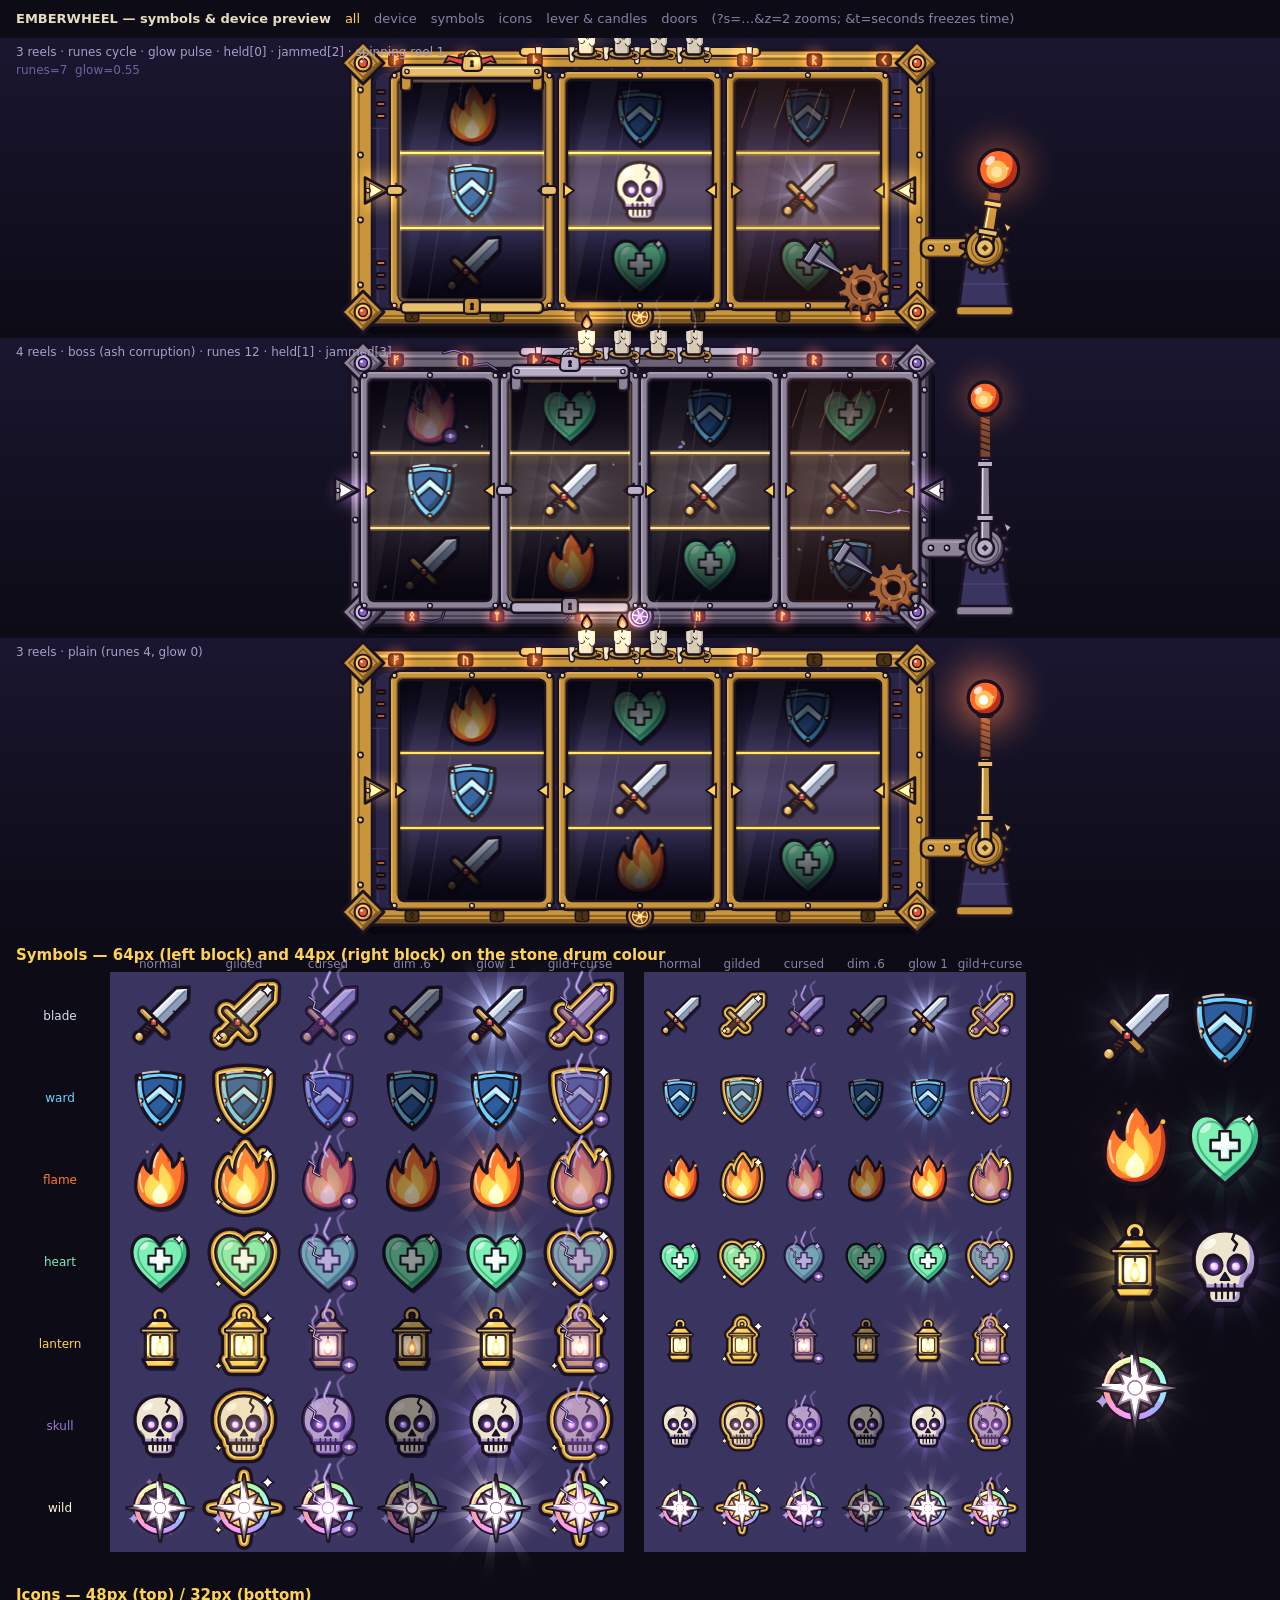
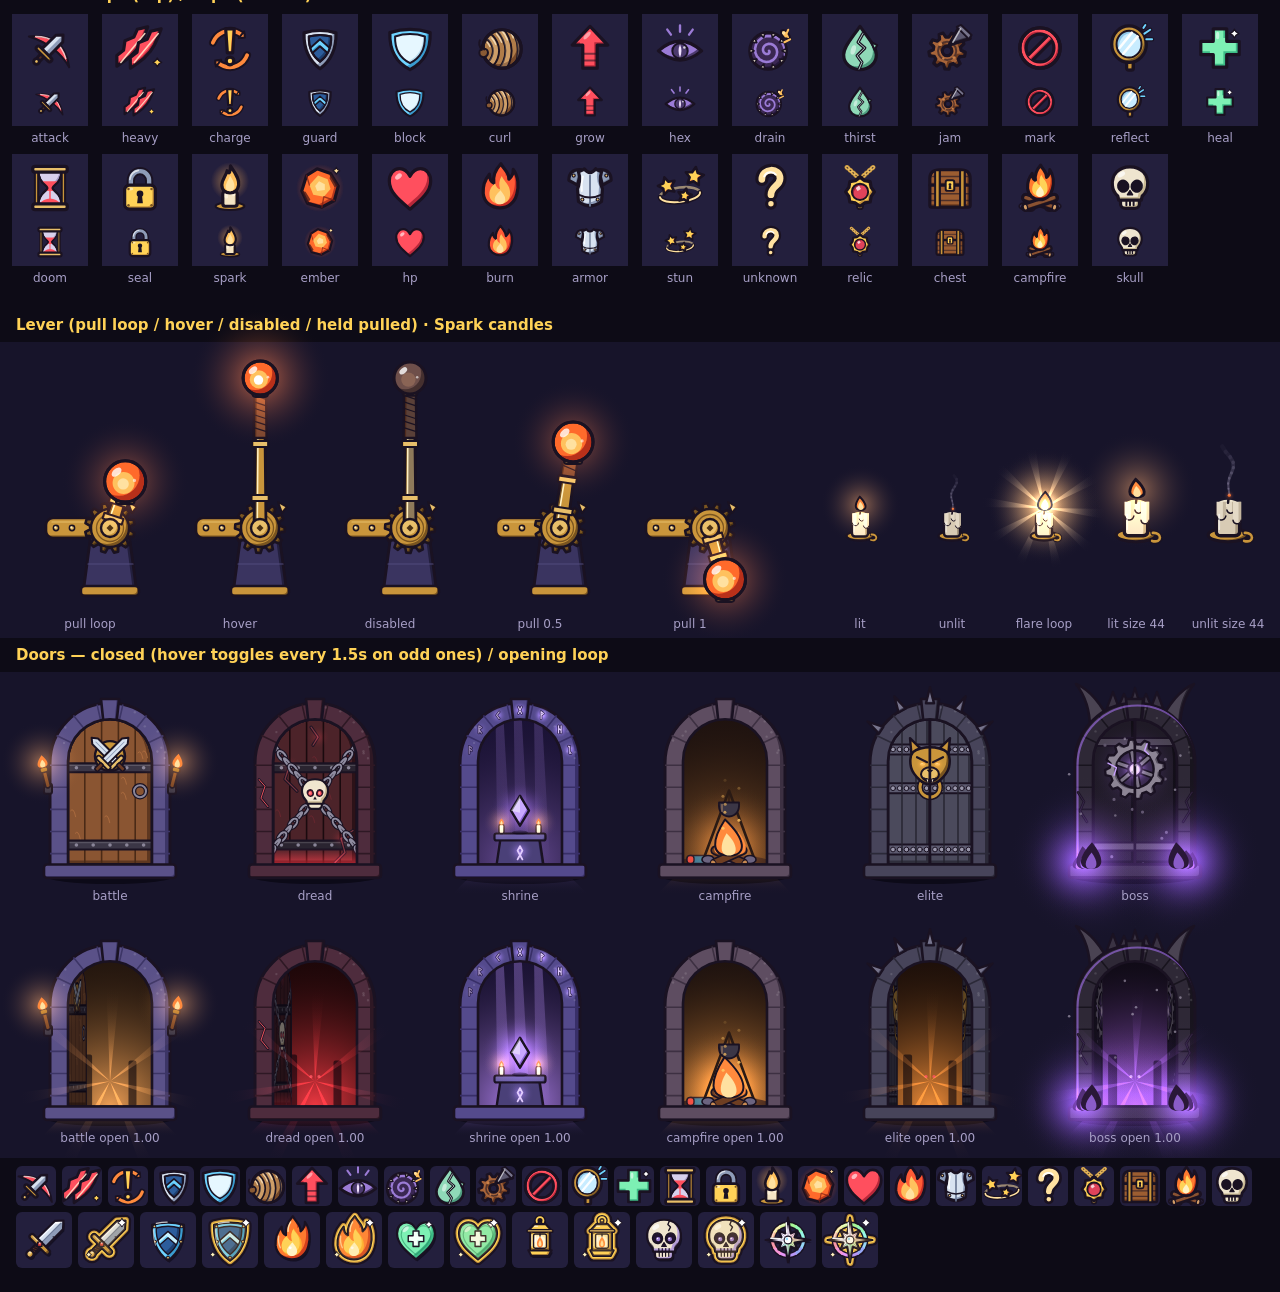
<file: tools/preview-device.html>
<!DOCTYPE html>
<html lang="ja">
<head>
<meta charset="utf-8">
<title>Emberwheel Device Preview</title>
<meta name="viewport" content="width=device-width, initial-scale=1">
<style>
  :root { --bg: #0d0b16; --fg: #e8dcc0; --muted: #8a80a8; }
  html, body { margin: 0; background: var(--bg); color: var(--fg); font: 13px/1.4 system-ui, sans-serif; }
  header { padding: 10px 16px; display: flex; gap: 14px; align-items: center; flex-wrap: wrap; }
  header a { color: var(--muted); text-decoration: none; }
  header a.on { color: #ffd257; }
  canvas { display: block; }
  #dom { padding: 8px 16px 24px; display: flex; flex-wrap: wrap; gap: 6px; align-items: center; }
  #dom img { background: #231f3d; border-radius: 6px; }
</style>
</head>
<body>
<header>
  <strong>EMBERWHEEL — symbols &amp; device preview</strong>
  <a href="?s=all">all</a><a href="?s=device">device</a><a href="?s=symbols">symbols</a><a href="?s=icons">icons</a><a href="?s=props">lever &amp; candles</a><a href="?s=doors">doors</a>
  <span style="color:var(--muted)">(?s=…&amp;z=2 zooms; &amp;t=seconds freezes time)</span>
</header>
<canvas id="c"></canvas>
<div id="dom"></div>
<script src="../js/art/art_core.js"></script>
<script src="../js/art/symbols.js"></script>
<script src="../js/art/device.js"></script>
<script>
(function () {
  const Art = SD.Art, PAL = Art.PAL;
  const q = new URLSearchParams(location.search);
  const sec = q.get('s') || 'all', zoom = +q.get('z') || 1, freeze = q.get('t');
  document.querySelectorAll('header a').forEach(a => { if (a.getAttribute('href') === '?s=' + sec) a.classList.add('on'); });
  const W = 1320;
  const SECTIONS = {
    device: { h: 900, draw: drawDevice },
    symbols: { h: 640, draw: drawSymbols },
    icons: { h: 330, draw: drawIcons },
    props: { h: 330, draw: drawProps },
    doors: { h: 520, draw: drawDoors },
  };
  const list = sec === 'all' ? Object.keys(SECTIONS) : [sec].filter(s => SECTIONS[s]);
  const H = list.reduce((a, s) => a + SECTIONS[s].h, 0);
  const cv = document.getElementById('c'), ctx = cv.getContext('2d');
  const dpr = window.devicePixelRatio || 1;
  // crop mode (&vx=&vy=): fill the window with a zoomed region of the sheet — handy in narrow panes
  const crop = q.has('vx') || q.has('vy'), vx = +q.get('vx') || 0, vy = +q.get('vy') || 0;
  const CW = crop ? window.innerWidth - 4 : W * zoom, CH = crop ? window.innerHeight - 70 : H * zoom;
  cv.width = Math.round(CW * dpr); cv.height = Math.round(CH * dpr);
  cv.style.width = CW + 'px'; cv.style.height = CH + 'px';

  const label = (txt, x, y, col, align) => { ctx.save(); ctx.font = '12px system-ui, sans-serif'; ctx.fillStyle = col || '#a79fc6'; ctx.textAlign = align || 'center'; ctx.fillText(txt, x, y); ctx.restore(); };
  const title = (txt, y) => { ctx.save(); ctx.font = 'bold 15px system-ui, sans-serif'; ctx.fillStyle = '#ffd257'; ctx.fillText(txt, 16, y); ctx.restore(); };
  const loop = (t, period) => (t % period) / period;

  // ---------------------------------------------------------------- device
  const STRIPS = [
    ['blade', 'ward', 'flame', 'heart', 'blade', 'lantern', 'flame', 'ward', 'blade', 'heart'],
    ['flame', 'blade', 'heart', 'ward', 'blade', 'wild', 'lantern', 'heart', 'skull', 'ward'],
    ['heart', 'blade', 'ward', 'flame', 'lantern', 'blade', 'skull', 'ward', 'flame', 'blade'],
    ['ward', 'blade', 'heart', 'flame', 'blade', 'ward', 'lantern', 'flame', 'heart', 'blade'],
  ];
  function layout(n) {
    if (n === 4) return { x: 350, y: 446, w: 580, h: 268, rowH: 75, paylineY: 545, paylineH: 75, reels: [367, 507, 647, 787].map(x => ({ x, y: 470, w: 126, h: 225 })) };
    return { x: 350, y: 446, w: 580, h: 268, rowH: 75, paylineY: 545, paylineH: 75, reels: [397, 565, 733].map(x => ({ x, y: 470, w: 150, h: 225 })) };
  }
  function drawReels(L, t, spinIdx, specials, glow) {
    L.reels.forEach((r, i) => {
      const strip = STRIPS[i % STRIPS.length];
      ctx.save(); ctx.beginPath(); ctx.rect(r.x, r.y, r.w, r.h); ctx.clip();
      const spin = i === spinIdx ? t * 260 : 0;
      const off = spin % L.rowH, base = Math.floor(spin / L.rowH);
      for (let k = -1; k <= 3; k++) {
        const idx = ((base - k + 2) % strip.length + strip.length) % strip.length;
        const id = strip[idx], cy = r.y + L.rowH / 2 + k * L.rowH + off;
        const mid = Math.abs(cy - (L.paylineY + L.paylineH / 2)) < L.rowH / 2;
        const sp = (specials && specials[i + ':' + idx]) || {};
        Art.drawSymbol(ctx, id, r.x + r.w / 2, cy, 62, { t, dim: mid ? 0 : 0.35, glow: mid && i !== spinIdx ? glow : 0, gilded: sp.g, cursed: sp.c });
      }
      ctx.restore();
    });
  }
  function stageBand(y0, t) {
    const g = ctx.createLinearGradient(0, y0, 0, y0 + 290);
    g.addColorStop(0, '#1a1630'); g.addColorStop(1, '#0d0b16');
    ctx.fillStyle = g; ctx.fillRect(0, y0, W, 290);
  }
  function drawDevice(t) {
    // A: 3 reels, all features animating
    const bands = [
      { n: 3, label: '3 reels · runes cycle · glow pulse · held[0] · jammed[2] · spinning reel 1', opts: (t) => ({ t, runes: Math.floor(t * 1.5) % 13, glow: 0.5 + 0.5 * Math.sin(t * 1.3), held: [true, false, false], jammed: [false, false, true] }), spin: 1, sp: { '2:5': { g: 1 }, '2:6': { c: 1 } } },
      { n: 4, label: '4 reels · boss (ash corruption) · runes 12 · held[1] · jammed[3]', opts: (t) => ({ t, runes: 12, glow: 0.3, held: [false, true, false, false], jammed: [false, false, false, true], boss: true }), spin: -1, sp: { '0:2': { c: 1 } } },
      { n: 3, label: '3 reels · plain (runes 4, glow 0)', opts: (t) => ({ t, runes: 4, glow: 0 }), spin: -1, sp: { '1:5': { g: 1 } } },
    ];
    bands.forEach((b, bi) => {
      const y0 = bi * 300;
      stageBand(y0, t);
      ctx.save(); ctx.translate(0, y0 - 430);
      const L = layout(b.n), o = b.opts(t);
      Art.drawDeviceBack(ctx, L, o);
      drawReels(L, t, b.spin, b.sp, o.glow);
      Art.drawDeviceFront(ctx, L, o);
      const lit = bi === 0 ? 3 - (Math.floor(t / 2) % 4) : bi === 1 ? 1 : 2;
      for (let i = 0; i < 4; i++) Art.drawSparkCandle(ctx, 586 + i * 36, 448, i < lit, t, { flare: bi === 0 && i === lit - 1 ? Math.max(0, 1 - loop(t, 2) * 3) : 0 });
      Art.drawLever(ctx, 985, 640, bi === 0 ? Art.pulse(loop(t, 1.6), 0.3) : 0, t, { hover: bi === 2, boss: bi === 1 });
      ctx.restore();
      label(b.label, 16, y0 + 18, '#a79fc6', 'left');
      if (bi === 0) label('runes=' + o.runes + '  glow=' + o.glow.toFixed(2), 16, y0 + 36, '#6c64a0', 'left');
    });
  }

  // ---------------------------------------------------------------- symbols
  const STATES = [
    ['normal', {}], ['gilded', { gilded: true }], ['cursed', { cursed: true }], ['dim .6', { dim: 0.6 }], ['glow 1', { glow: 1 }], ['gild+curse', { gilded: true, cursed: true }],
  ];
  function drawSymbols(t) {
    title('Symbols — 64px (left block) and 44px (right block) on the stone drum colour', 22);
    const ids = Art.SYMBOL_IDS;
    ctx.fillStyle = '#3a3460'; ctx.fillRect(110, 34, 6 * 84 + 10, ids.length * 82 + 6);
    ctx.fillStyle = '#3a3460'; ctx.fillRect(110 + 6 * 84 + 30, 34, 6 * 62 + 10, ids.length * 82 + 6);
    ids.forEach((id, r) => {
      const y = 78 + r * 82;
      label(id, 60, y + 4, Art.SYMBOL_COLORS[id]);
      STATES.forEach(([nm, o], c) => {
        Art.drawSymbol(ctx, id, 160 + c * 84, y, 64, Object.assign({ t }, o));
        Art.drawSymbol(ctx, id, 110 + 6 * 84 + 30 + 36 + c * 62, y, 44, Object.assign({ t }, o));
        if (r === 0) { label(nm, 160 + c * 84, 30, '#8a80a8'); label(nm, 110 + 6 * 84 + 30 + 36 + c * 62, 30, '#8a80a8'); }
      });
    });
    // large showcase
    ids.forEach((id, i) => Art.drawSymbol(ctx, id, 1135 + (i % 2) * 90, 90 + Math.floor(i / 2) * 120, 80, { t, glow: 0.35 + 0.35 * Math.sin(t * 2 + i) }));
  }

  // ---------------------------------------------------------------- icons
  function drawIcons(t) {
    title('Icons — 48px (top) / 32px (bottom)', 22);
    const names = Art.ICON_NAMES;
    names.forEach((n, i) => {
      const col = i % 14, row = Math.floor(i / 14);
      const x = 50 + col * 90, y = 70 + row * 140;
      ctx.fillStyle = '#231f3d'; ctx.fillRect(x - 38, y - 34, 76, 112);
      Art.drawIcon(ctx, n, x, y, 48, { t });
      Art.drawIcon(ctx, n, x, y + 54, 32, { t });
      label(n, x, y + 94, '#a79fc6');
    });
  }

  // ---------------------------------------------------------------- lever + candles
  function drawProps(t) {
    title('Lever (pull loop / hover / disabled / held pulled) · Spark candles', 22);
    ctx.fillStyle = '#17142a'; ctx.fillRect(0, 34, W, 296);
    const p = Art.pulse(loop(t, 1.2), 0.3);
    const levers = [['pull loop', p, {}], ['hover', 0, { hover: true }], ['disabled', 0, { disabled: true }], ['pull 0.5', 0.5, {}], ['pull 1', 1, {}]];
    levers.forEach(([nm, pp, o], i) => { Art.drawLever(ctx, 110 + i * 150, 220, pp, t, o); label(nm, 90 + i * 150, 320); });
    const cand = [['lit', true, {}], ['unlit', false, {}], ['flare loop', true, { flare: Art.pulse(loop(t, 1.2), 0.2) }], ['lit size 44', true, { size: 44 }], ['unlit size 44', false, { size: 44 }]];
    cand.forEach(([nm, lit, o], i) => { Art.drawSparkCandle(ctx, 860 + i * 92, 230, lit, t, o); label(nm, 860 + i * 92, 320); });
  }

  // ---------------------------------------------------------------- doors
  function drawDoors(t) {
    title('Doors — closed (hover toggles every 1.5s on odd ones) / opening loop', 22);
    ctx.fillStyle = '#17142a'; ctx.fillRect(0, 34, W, 486);
    const kinds = ['battle', 'dread', 'shrine', 'campfire', 'elite', 'boss'];
    const hv = Math.floor(t / 1.5) % 2 === 0;
    const op = Art.easeInOut(Math.min(1, loop(t, 3) * 1.6));
    kinds.forEach((k, i) => {
      const x = 110 + i * 205;
      Art.drawDoor(ctx, k, x, 150, 120, 170, t, { hover: i % 2 ? hv : false });
      label(k + (i % 2 ? (hv ? ' (hover)' : '') : ''), x, 262);
      Art.drawDoor(ctx, k, x, 392, 120, 170, t, { open: op });
      label(k + ' open ' + op.toFixed(2), x, 504);
    });
  }

  function frame(now) {
    const t = freeze != null ? +freeze : now / 1000;
    ctx.setTransform(1, 0, 0, 1, 0, 0);
    ctx.fillStyle = '#0d0b16'; ctx.fillRect(0, 0, cv.width, cv.height);
    ctx.setTransform(dpr * zoom, 0, 0, dpr * zoom, -vx * zoom * dpr, -vy * zoom * dpr);
    let y = 0;
    for (const s of list) {
      ctx.save(); ctx.translate(0, y); ctx.beginPath(); ctx.rect(0, 0, W, SECTIONS[s].h); ctx.clip();
      SECTIONS[s].draw(t);
      ctx.restore();
      y += SECTIONS[s].h;
    }
    if (freeze == null) requestAnimationFrame(frame);
  }
  requestAnimationFrame(frame);

  // DOM check: iconCanvas / symbolCanvas -> toDataURL
  if (sec === 'all' || sec === 'icons') {
    const dom = document.getElementById('dom');
    const add = (cv, tip) => { if (!cv) return; const im = new Image(); im.src = cv.toDataURL(); im.title = tip; im.width = cv.width; dom.appendChild(im); };
    Art.ICON_NAMES.forEach(n => add(Art.iconCanvas(n, 40), n));
    Art.SYMBOL_IDS.forEach(id => { add(Art.symbolCanvas(id, 56), id); add(Art.symbolCanvas(id, 56, { gilded: true }), id + ' gilded'); });
  }
})();
</script>
</body>
</html>
</file>
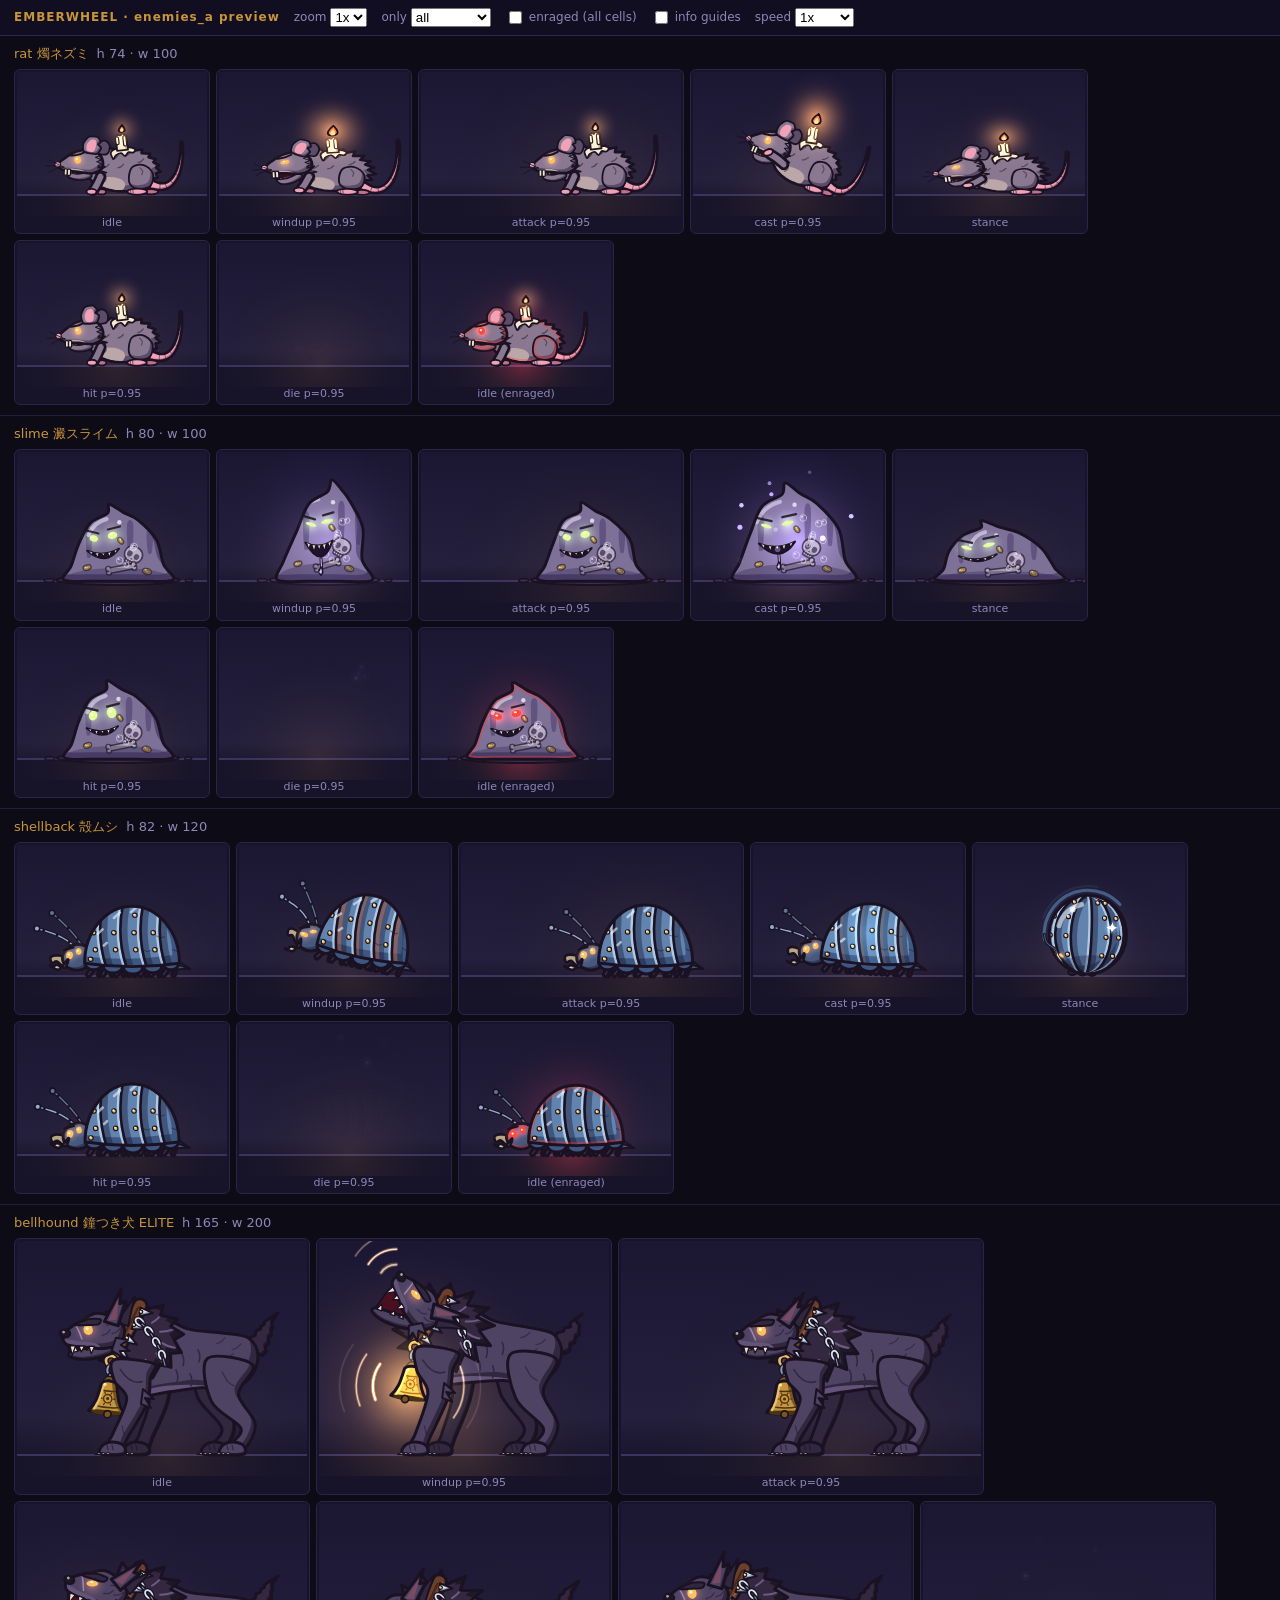
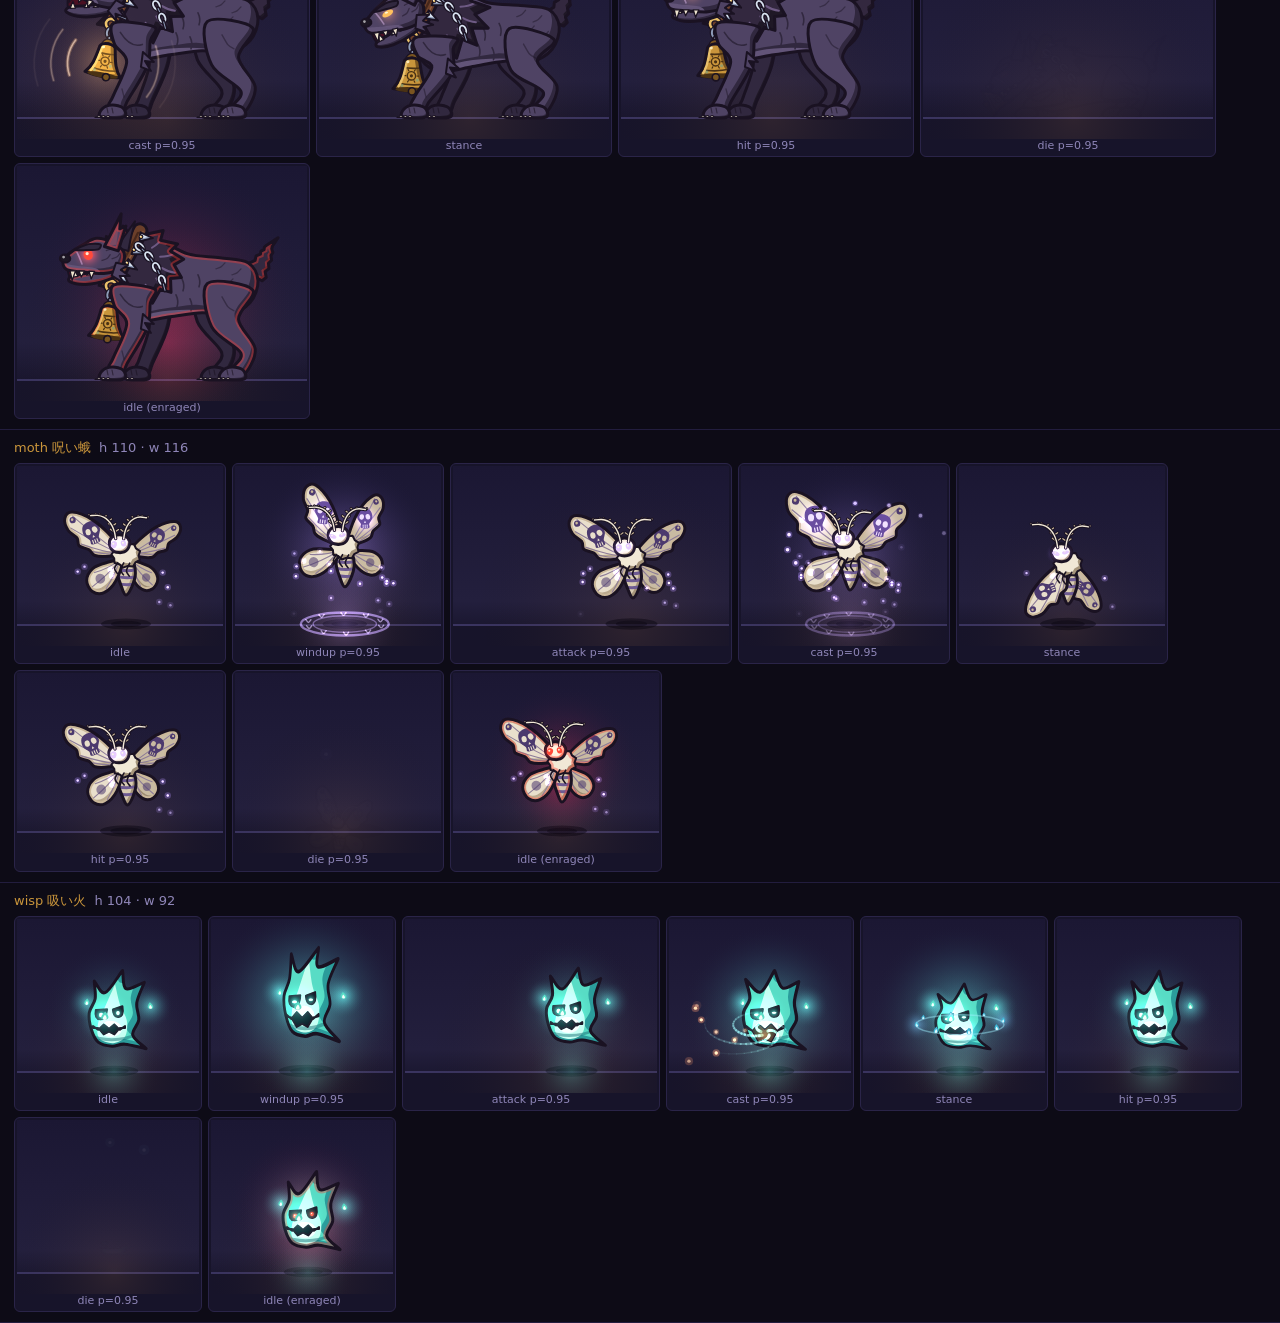
<file: tools/preview-enemies-a.html>
<!doctype html>
<html lang="ja">
<head>
<meta charset="utf-8">
<meta name="viewport" content="width=device-width, initial-scale=1">
<title>Enemies A Preview</title>
<style>
  :root { --bg: #0d0b16; --panel: #17142a; --ink: #e8dcc0; --dim: #8f86b8; --brass: #c9953b; }
  * { box-sizing: border-box; }
  body { margin: 0; background: var(--bg); color: var(--ink); font: 12px/1.3 "DotGothic16", system-ui, sans-serif; }
  header { position: sticky; top: 0; z-index: 2; display: flex; gap: 14px; align-items: center; padding: 8px 14px; background: #120f22ee; border-bottom: 1px solid #2c2650; flex-wrap: wrap; }
  header b { color: var(--brass); letter-spacing: 1px; }
  header label { color: var(--dim); display: flex; gap: 4px; align-items: center; }
  select, input { accent-color: var(--brass); }
  .enemy { padding: 6px 14px 10px; border-bottom: 1px solid #221d3e; }
  .enemy h2 { margin: 4px 0 6px; font-size: 13px; color: var(--brass); font-weight: normal; }
  .enemy h2 span { color: var(--dim); margin-left: 8px; }
  .row { display: flex; flex-wrap: wrap; gap: 6px; }
  .cell { background: var(--panel); border: 1px solid #2a2448; border-radius: 6px; padding: 2px 2px 3px; text-align: center; }
  .cell canvas { display: block; }
  .cell div { color: var(--dim); font-size: 11px; }
</style>
</head>
<body>
<header>
  <b>EMBERWHEEL · enemies_a preview</b>
  <label>zoom <select id="zoom"><option value="1">1x</option><option value="2">2x</option><option value="3">3x</option></select></label>
  <label>only <select id="only"><option value="">all</option></select></label>
  <label><input type="checkbox" id="enr"> enraged (all cells)</label>
  <label><input type="checkbox" id="guides"> info guides</label>
  <label>speed <select id="spd"><option value="1">1x</option><option value="0.35">0.35x</option><option value="0">pause</option></select></label>
</header>
<main id="main"></main>
<script src="../js/art/art_core.js"></script>
<script src="../js/art/enemies_a.js"></script>
<script>
(function () {
  const Art = SD.Art, PAL = Art.PAL;
  const IDS = [['rat', '燭ネズミ'], ['slime', '澱スライム'], ['shellback', '殻ムシ'], ['bellhound', '鐘つき犬 ELITE'], ['moth', '呪い蛾'], ['wisp', '吸い火']];
  const POSES = ['idle', 'windup', 'attack', 'cast', 'stance', 'hit', 'die', 'idle*'];
  const ONE_SHOT = { attack: 1, hit: 1, die: 1, cast: 1, windup: 1 };
  const qs = new URLSearchParams(location.search);
  const $ = (id) => document.getElementById(id);
  $('zoom').value = qs.get('z') || '1';
  const onlySel = $('only');
  for (const [id] of IDS) { const o = document.createElement('option'); o.value = id; o.textContent = id; onlySel.appendChild(o); }
  onlySel.value = qs.get('only') || '';
  $('enr').checked = qs.get('enr') === '1';
  $('guides').checked = qs.get('g') === '1';
  if (qs.get('spd')) $('spd').value = qs.get('spd');
  let cells = [];
  function build() {
    const main = $('main'); main.innerHTML = ''; cells = [];
    const z = +$('zoom').value, only = onlySel.value;
    for (const [id, jp] of IDS) {
      if (only && only !== id) continue;
      const info = Art.enemyInfo(id);
      const sec = document.createElement('section'); sec.className = 'enemy';
      sec.innerHTML = '<h2>' + id + ' ' + jp + '<span>h ' + info.height + ' · w ' + info.width + '</span></h2>';
      const row = document.createElement('div'); row.className = 'row'; sec.appendChild(row);
      const W = Math.max(150, info.width + 90), H = info.height + 70;
      const poses = (qs.get('pose') ? qs.get('pose').split(',') : POSES);
      for (const pose of poses) {
        const cell = document.createElement('div'); cell.className = 'cell';
        const cv = document.createElement('canvas');
        const dpr = window.devicePixelRatio || 1;
        const Wc = W + (pose === 'attack' ? 70 : 0);
        cv.width = Wc * z * dpr; cv.style.width = Wc * z + 'px'; cv.height = H * z * dpr; cv.style.height = H * z + 'px';
        const lab = document.createElement('div'); lab.textContent = pose === 'idle*' ? 'idle (enraged)' : pose;
        cell.appendChild(cv); cell.appendChild(lab); row.appendChild(cell);
        cells.push({ id, pose, cv, ctx: cv.getContext('2d'), W: Wc, H, z, dpr, info, lab, off: pose === 'attack' ? 35 : 0 });
      }
      main.appendChild(sec);
    }
  }
  ['zoom', 'only'].forEach((k) => $(k).addEventListener('change', build));
  build();
  let simT = 0, last = performance.now();
  function frame(now) {
    const dt = Math.min(0.05, (now - last) / 1000); last = now;
    simT += dt * +$('spd').value;
    const t = simT, enrAll = $('enr').checked, guides = $('guides').checked;
    for (const c of cells) {
      const { ctx, W, H, z, dpr } = c;
      ctx.setTransform(dpr * z, 0, 0, dpr * z, 0, 0);
      const g = ctx.createLinearGradient(0, 0, 0, H);
      g.addColorStop(0, '#1b1733'); g.addColorStop(0.75, '#231f3d'); g.addColorStop(1, '#141126');
      ctx.fillStyle = g; ctx.fillRect(0, 0, W, H);
      const fx = W / 2 + 6 + c.off, fy = H - 22;
      // floor + a warm stage glow
      ctx.fillStyle = '#17142a'; ctx.fillRect(0, fy, W, H - fy);
      ctx.fillStyle = '#3a3460'; ctx.fillRect(0, fy, W, 2);
      const rg = ctx.createRadialGradient(fx, fy, 0, fx, fy, W * 0.6); rg.addColorStop(0, 'rgba(255,170,90,0.10)'); rg.addColorStop(1, 'rgba(0,0,0,0)');
      ctx.fillStyle = rg; ctx.fillRect(0, 0, W, H);
      let pose = c.pose, enraged = enrAll;
      if (pose === 'idle*') { pose = 'idle'; enraged = true; }
      const cyc = 1.7, ph = ((t % cyc) + cyc) % cyc;
      const p = ONE_SHOT[pose] ? (qs.get('p') != null ? +qs.get('p') : Math.min(1, ph / 1.2)) : 0;
      ctx.save(); ctx.translate(fx, fy);
      Art.drawEnemy(ctx, c.id, pose, { t, p, enraged });
      ctx.restore();
      if (guides) {
        ctx.save(); ctx.translate(fx, fy);
        ctx.strokeStyle = 'rgba(111,211,255,0.6)'; ctx.lineWidth = 1;
        ctx.strokeRect(-c.info.width / 2, -c.info.height, c.info.width, c.info.height);
        ctx.fillStyle = '#ff4f5e'; ctx.beginPath(); ctx.arc(c.info.fx[0], c.info.fx[1], 3, 0, 7); ctx.fill();
        ctx.fillStyle = '#7df0b4'; ctx.beginPath(); ctx.arc(c.info.head[0], c.info.head[1], 3, 0, 7); ctx.fill();
        ctx.fillStyle = '#fff'; ctx.fillRect(-1, -1, 3, 3);
        ctx.restore();
      }
      if (ONE_SHOT[pose]) c.lab.textContent = pose + '  p=' + p.toFixed(2);
    }
    requestAnimationFrame(frame);
  }
  requestAnimationFrame(frame);
})();
</script>
</body>
</html>
</file>
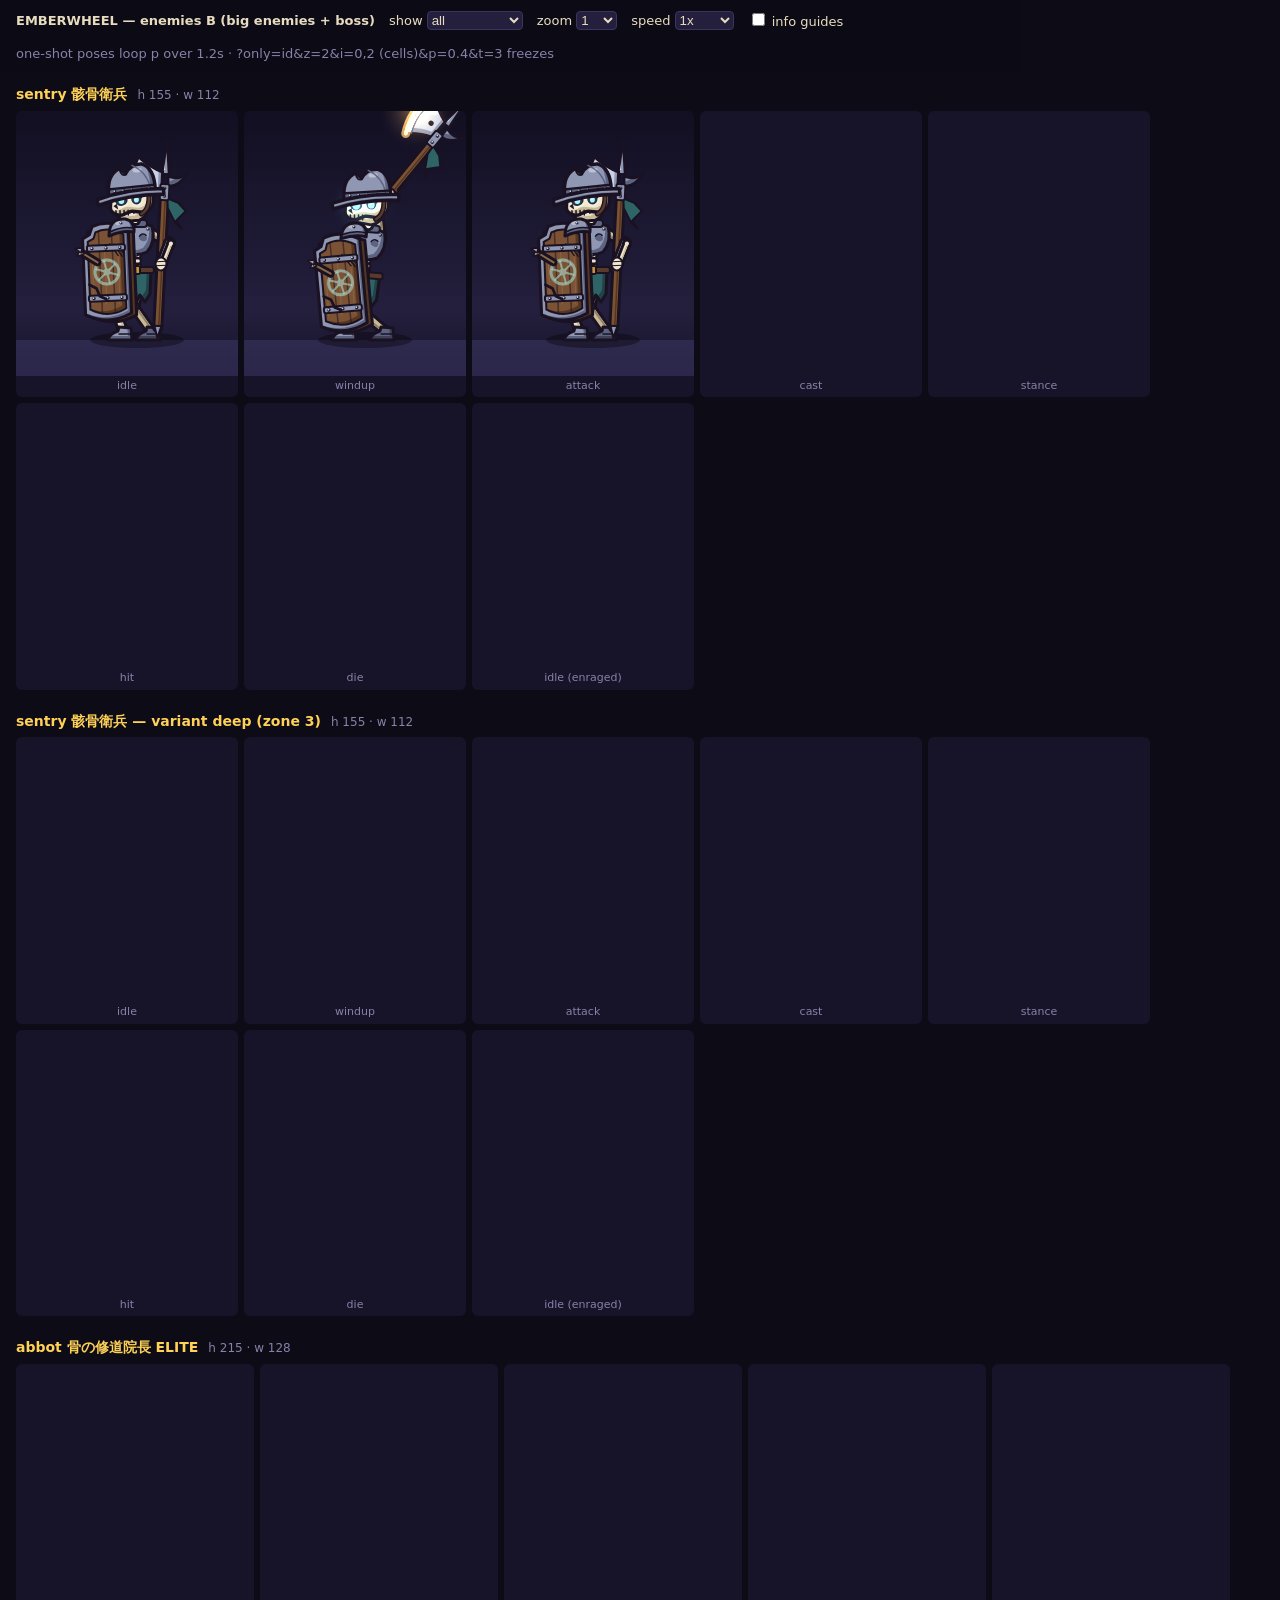
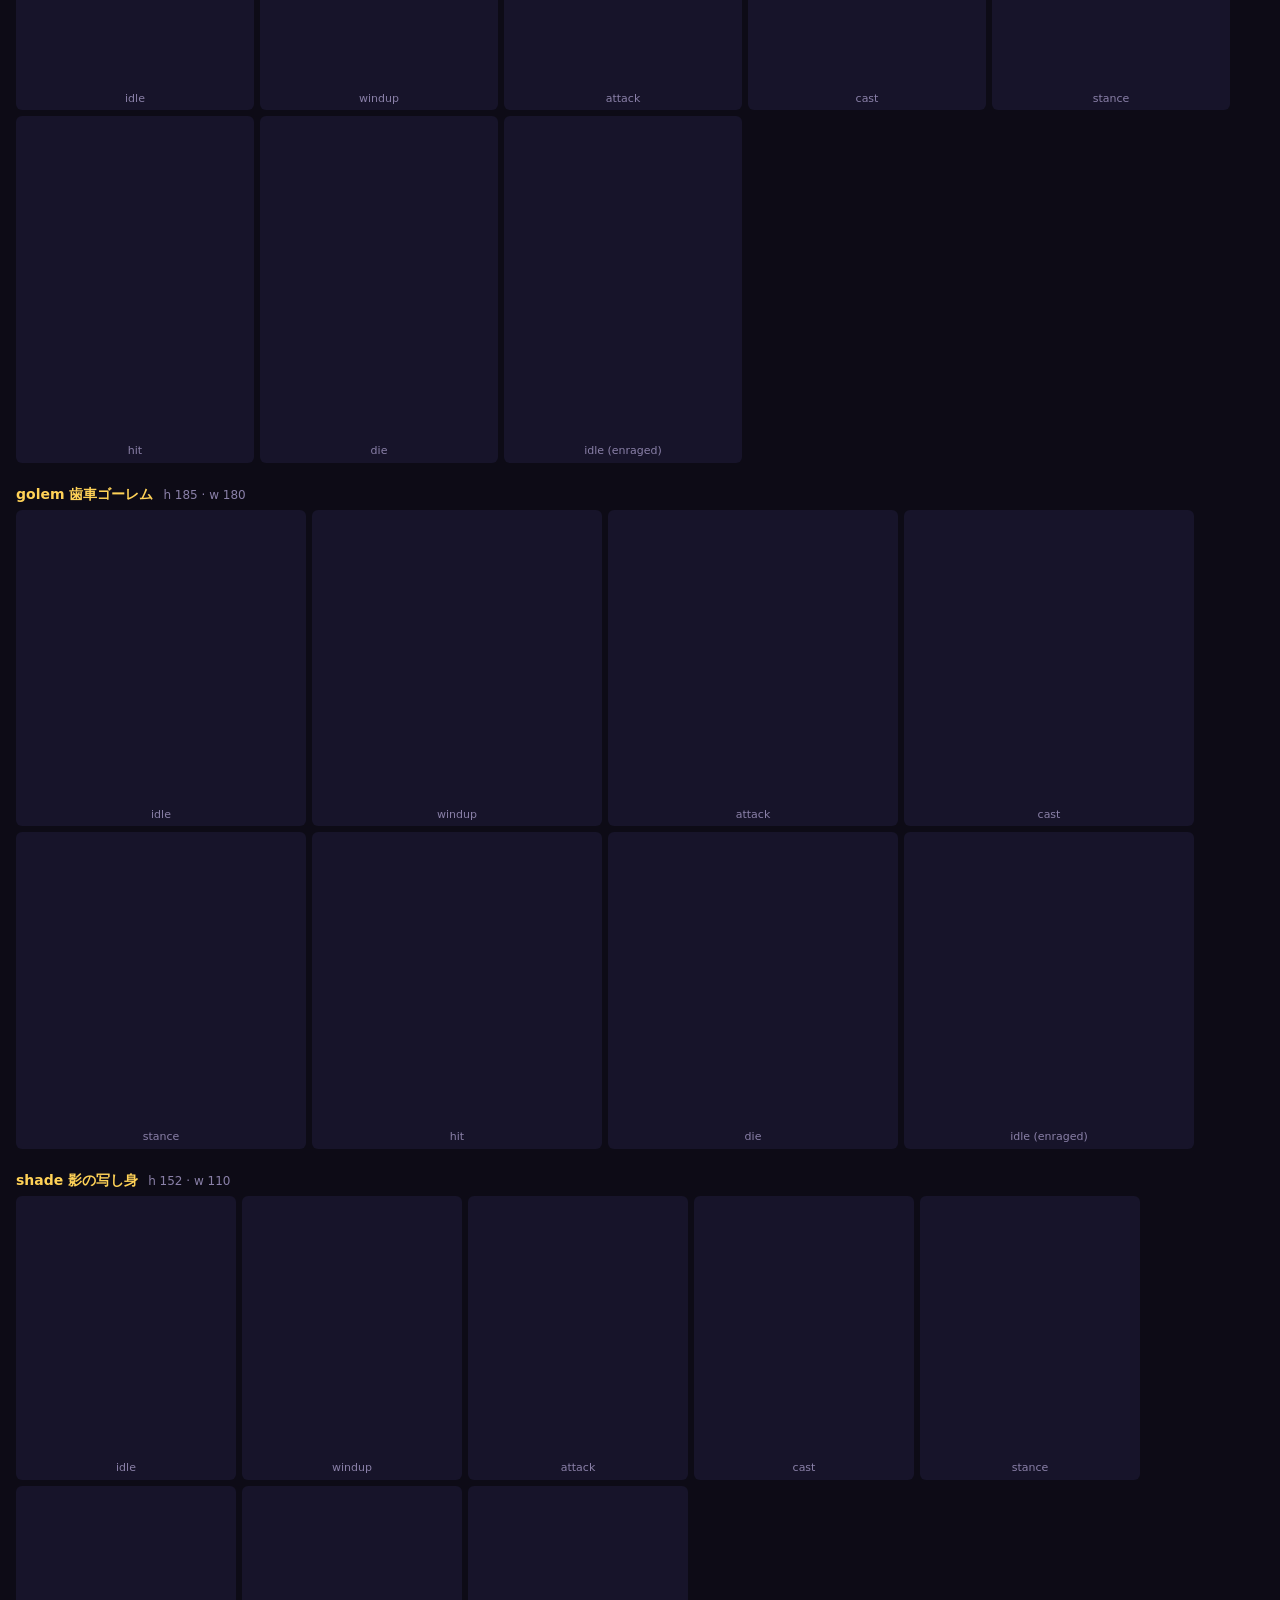
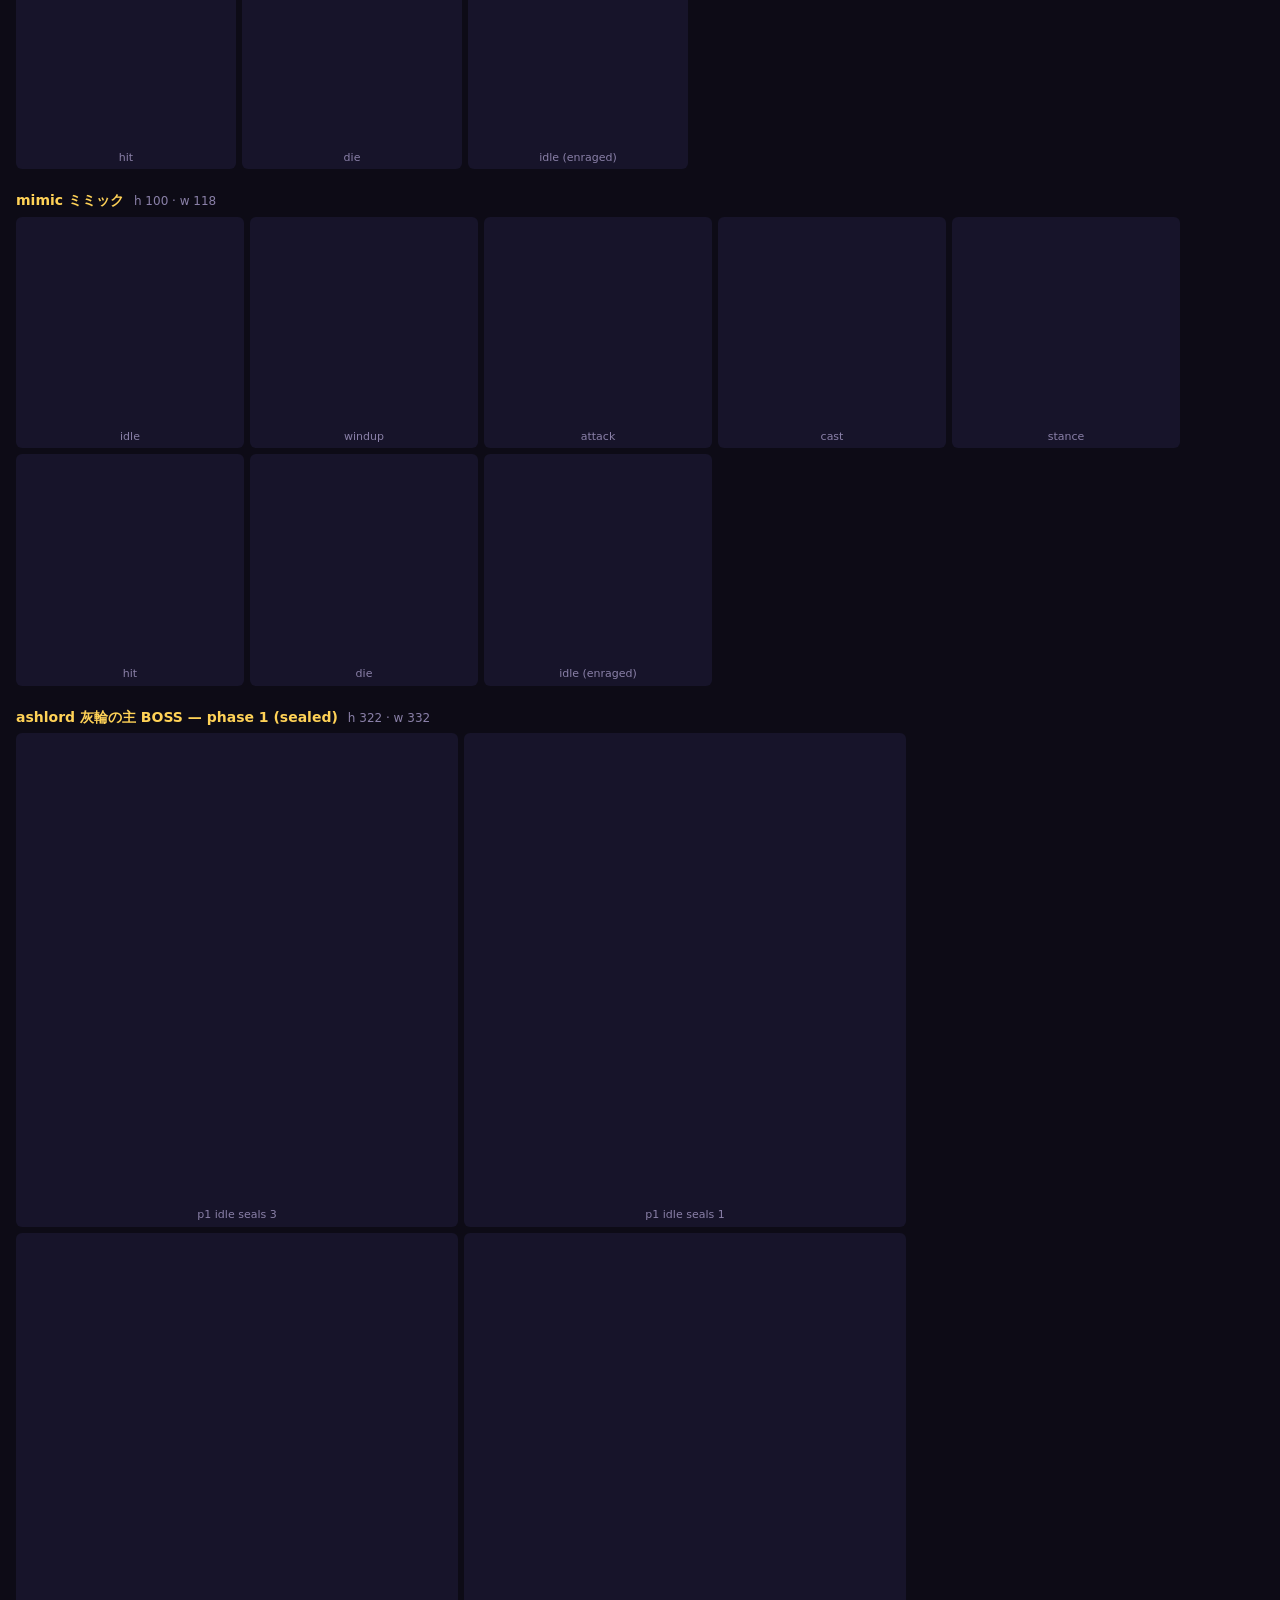
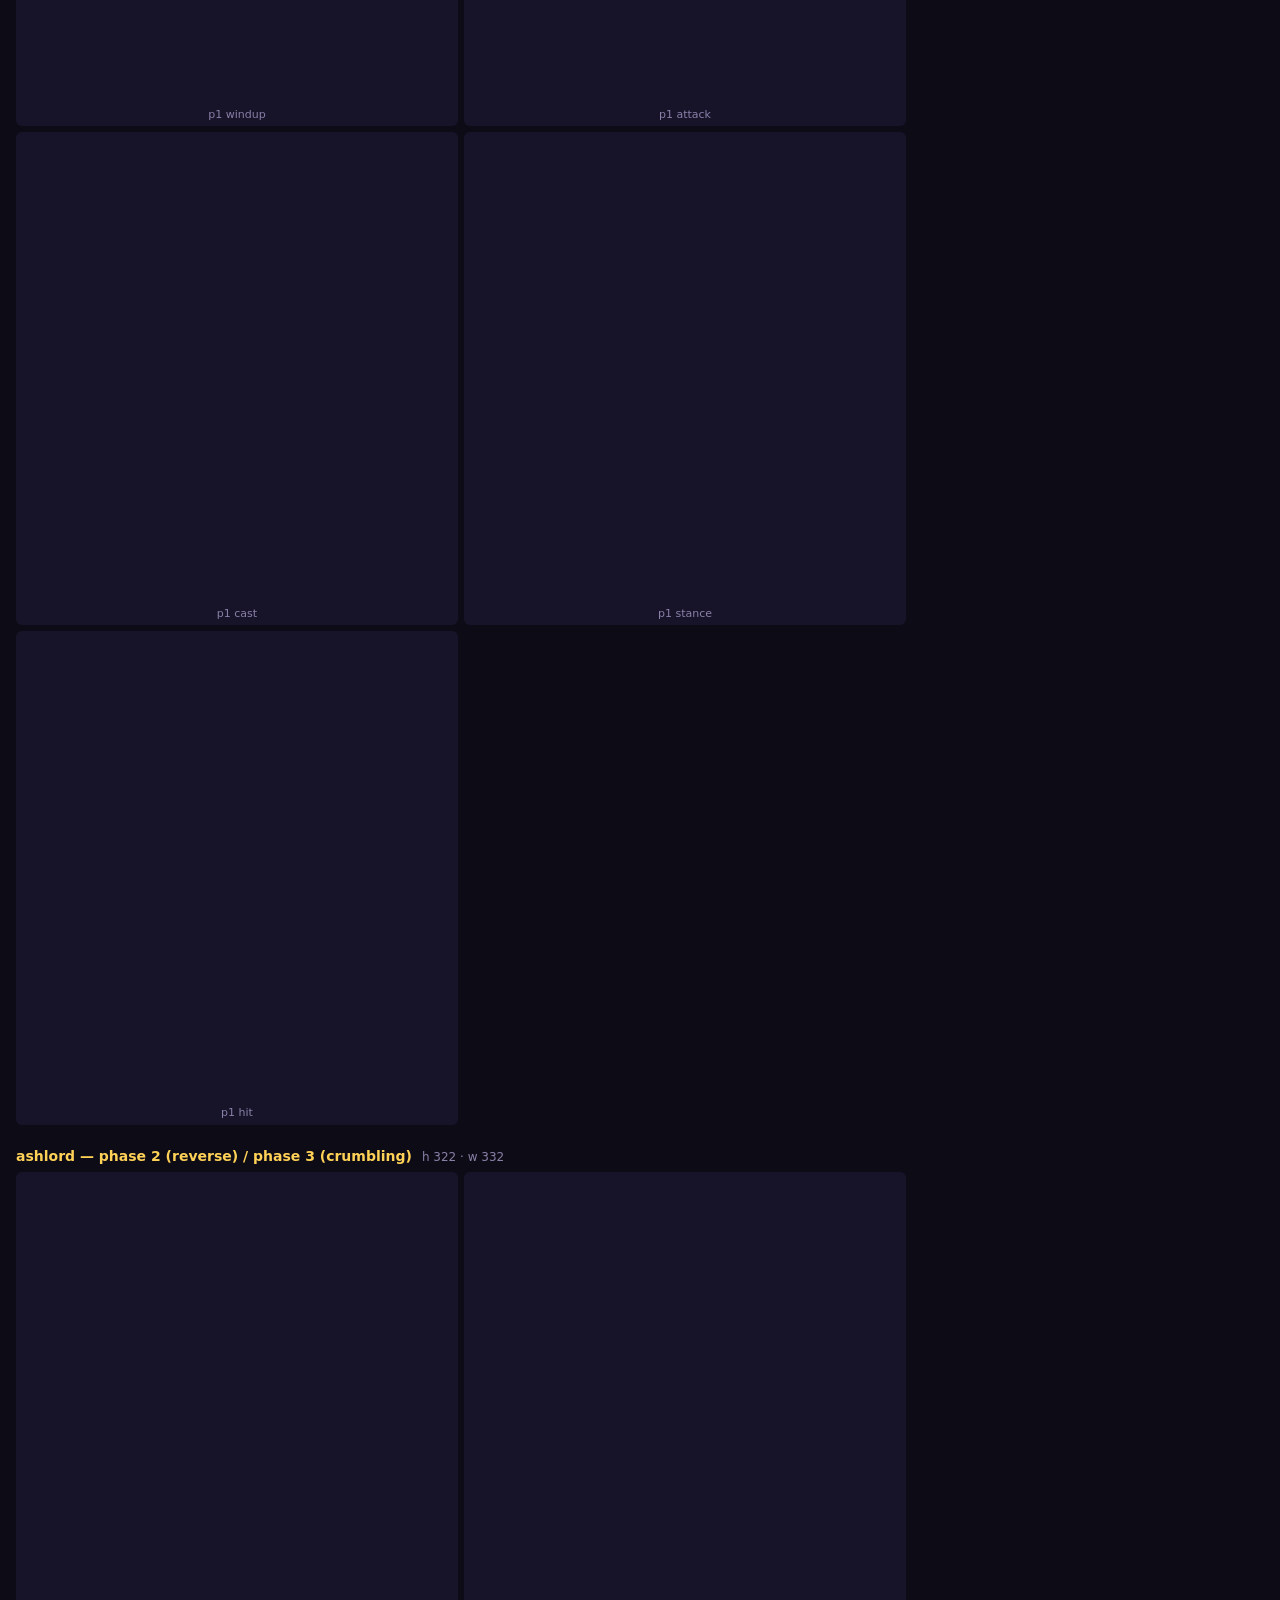
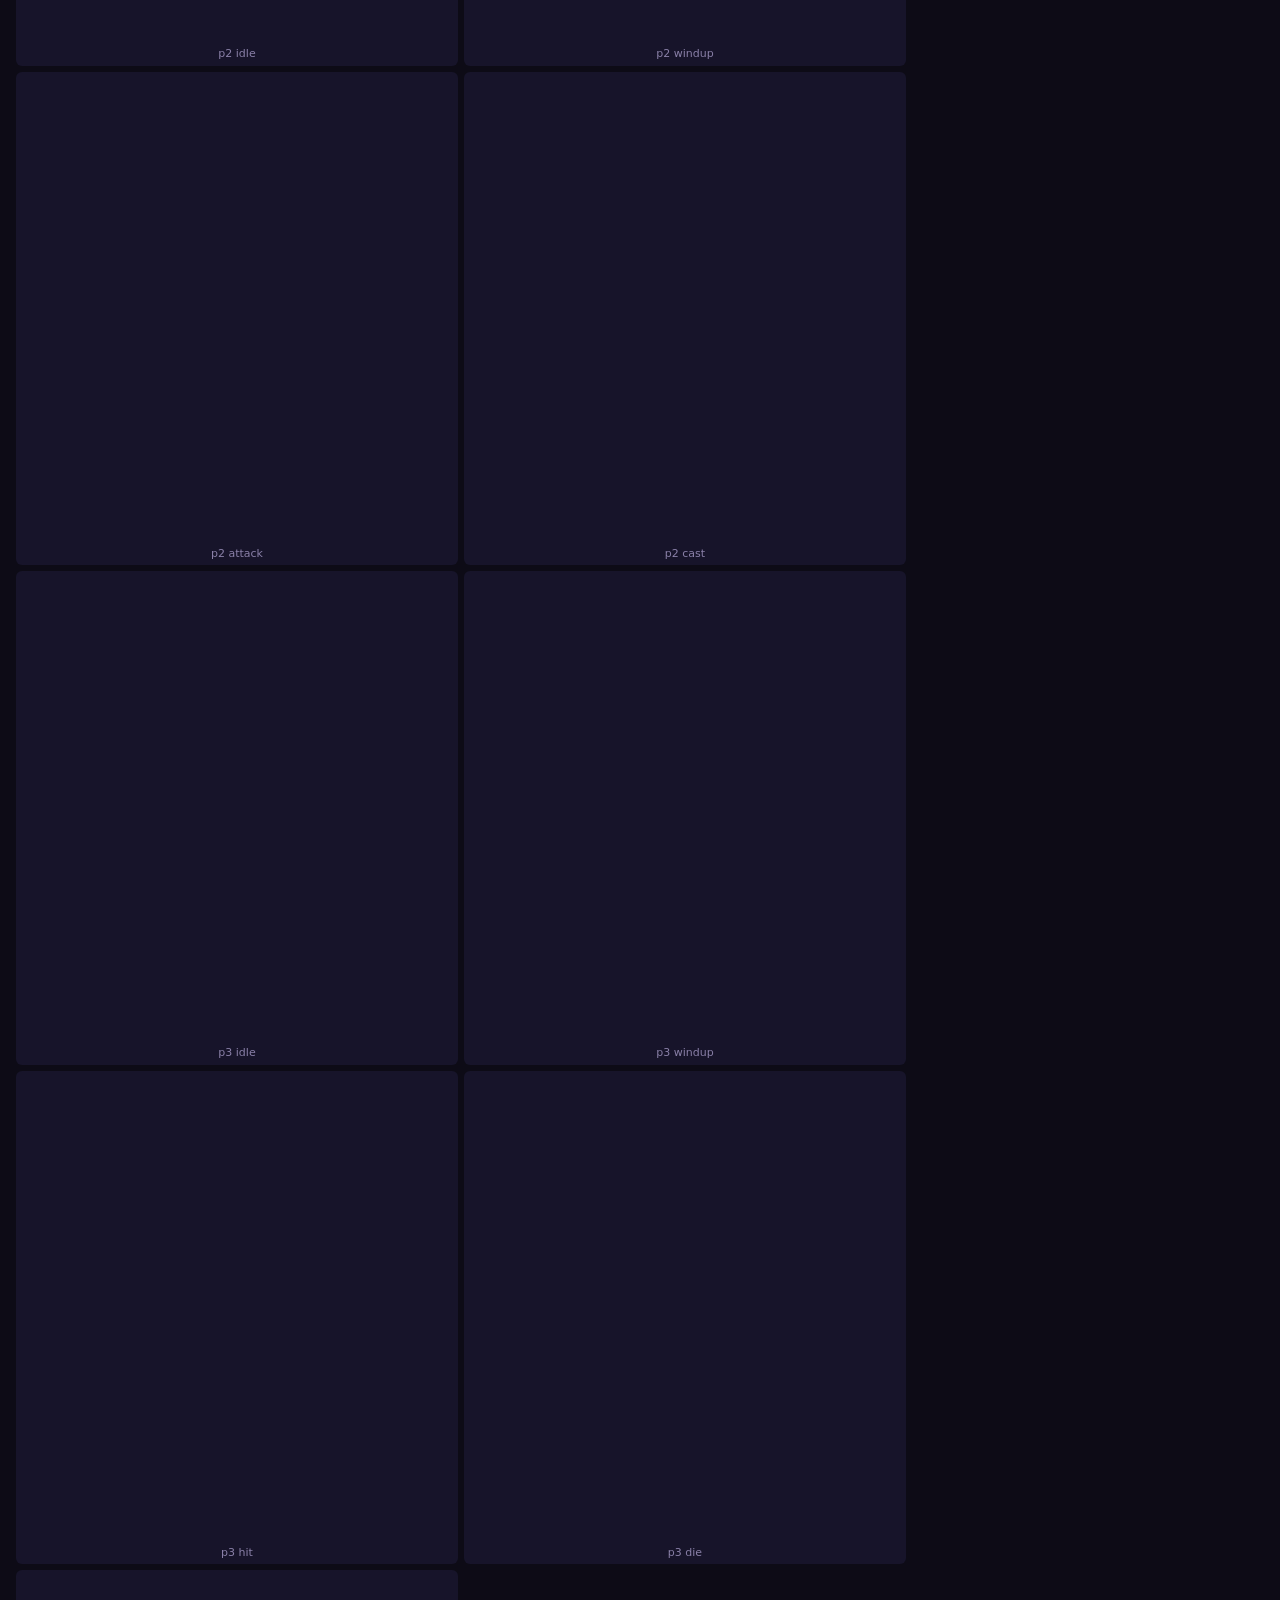
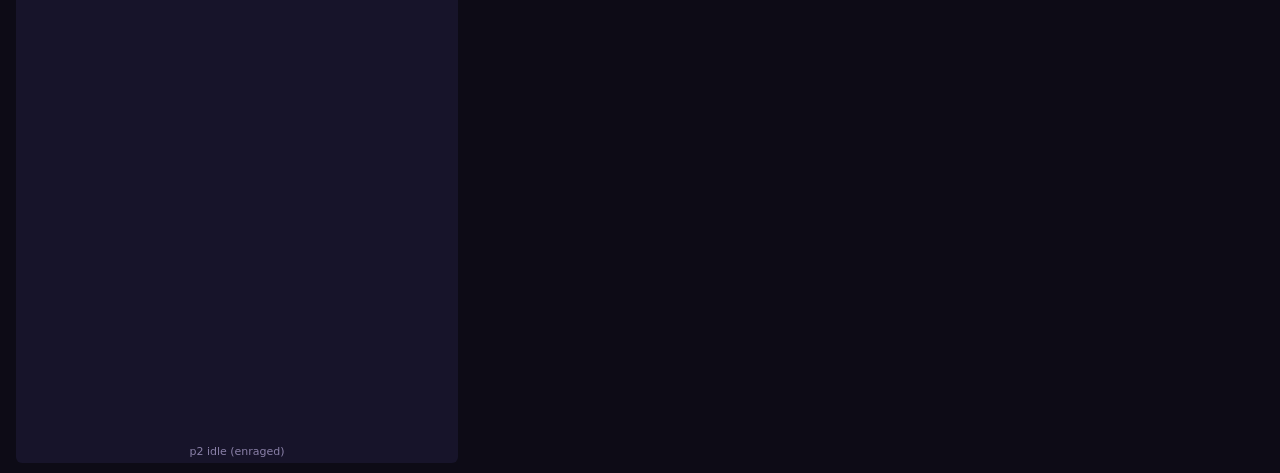
<file: tools/preview-enemies-b.html>
<!DOCTYPE html>
<html lang="ja">
<head>
<meta charset="utf-8">
<title>Emberwheel Enemies B Preview</title>
<meta name="viewport" content="width=device-width, initial-scale=1">
<style>
  :root { --bg: #0d0b16; --fg: #e8dcc0; --muted: #8a80a8; --cell: #17142a; }
  html, body { margin: 0; background: var(--bg); color: var(--fg); font: 13px/1.4 system-ui, sans-serif; }
  header { padding: 10px 16px; display: flex; gap: 14px; align-items: center; flex-wrap: wrap; position: sticky; top: 0; background: rgba(13,11,22,0.92); z-index: 2; }
  header select, header input { background: #231f3d; color: var(--fg); border: 1px solid #3a3460; border-radius: 4px; }
  section { padding: 4px 16px 10px; }
  h2 { font-size: 14px; margin: 8px 0 6px; color: #ffd257; font-weight: 600; }
  h2 span { color: var(--muted); font-weight: 400; margin-left: 10px; font-size: 12px; }
  .row { display: flex; flex-wrap: wrap; gap: 6px; }
  .cell { background: var(--cell); border-radius: 6px; overflow: hidden; }
  .cell div { text-align: center; color: var(--muted); font-size: 11px; padding: 2px 0 4px; }
  canvas { display: block; }
</style>
</head>
<body>
<header>
  <strong>EMBERWHEEL — enemies B (big enemies + boss)</strong>
  <label>show <select id="only"><option value="">all</option></select></label>
  <label>zoom <select id="zoom"><option>0.5</option><option>1</option><option>1.5</option><option>2</option></select></label>
  <label>speed <select id="spd"><option value="1">1x</option><option value="0.35">0.35x</option><option value="0">pause</option></select></label>
  <label><input type="checkbox" id="guides"> info guides</label>
  <span style="color:var(--muted)">one-shot poses loop p over 1.2s · ?only=id&amp;z=2&amp;i=0,2 (cells)&amp;p=0.4&amp;t=3 freezes</span>
</header>
<main id="main"></main>
<script src="../js/art/art_core.js"></script>
<script src="../js/art/enemies_b.js"></script>
<script>
(function () {
  const Art = SD.Art;
  const P7 = ['idle', 'windup', 'attack', 'cast', 'stance', 'hit', 'die'];
  const std = (id, extra) => P7.map((p) => ({ pose: p, opts: Object.assign({}, extra), label: p })).concat([{ pose: 'idle', opts: Object.assign({ enraged: true }, extra), label: 'idle (enraged)' }]);
  const GROUPS = [
    { key: 'sentry', id: 'sentry', title: 'sentry 骸骨衛兵', cells: std('sentry') },
    { key: 'sentry_deep', id: 'sentry', title: 'sentry 骸骨衛兵 — variant deep (zone 3)', cells: std('sentry', { variant: 'deep' }) },
    { key: 'abbot', id: 'abbot', title: 'abbot 骨の修道院長 ELITE', cells: std('abbot') },
    { key: 'golem', id: 'golem', title: 'golem 歯車ゴーレム', cells: std('golem') },
    { key: 'shade', id: 'shade', title: 'shade 影の写し身', cells: std('shade') },
    { key: 'mimic', id: 'mimic', title: 'mimic ミミック', cells: std('mimic') },
    { key: 'ashlord', id: 'ashlord', title: 'ashlord 灰輪の主 BOSS — phase 1 (sealed)', cells: [
      { pose: 'idle', opts: { phase: 1, seals: 3 }, label: 'p1 idle seals 3' },
      { pose: 'idle', opts: { phase: 1, seals: 1 }, label: 'p1 idle seals 1' },
      { pose: 'windup', opts: { phase: 1, seals: 3 }, label: 'p1 windup' },
      { pose: 'attack', opts: { phase: 1, seals: 2 }, label: 'p1 attack' },
      { pose: 'cast', opts: { phase: 1, seals: 3 }, label: 'p1 cast' },
      { pose: 'stance', opts: { phase: 1, seals: 3 }, label: 'p1 stance' },
      { pose: 'hit', opts: { phase: 1, seals: 2 }, label: 'p1 hit' },
    ] },
    { key: 'ashlord2', id: 'ashlord', title: 'ashlord — phase 2 (reverse) / phase 3 (crumbling)', cells: [
      { pose: 'idle', opts: { phase: 2 }, label: 'p2 idle' },
      { pose: 'windup', opts: { phase: 2 }, label: 'p2 windup' },
      { pose: 'attack', opts: { phase: 2 }, label: 'p2 attack' },
      { pose: 'cast', opts: { phase: 2 }, label: 'p2 cast' },
      { pose: 'idle', opts: { phase: 3 }, label: 'p3 idle' },
      { pose: 'windup', opts: { phase: 3 }, label: 'p3 windup' },
      { pose: 'hit', opts: { phase: 3 }, label: 'p3 hit' },
      { pose: 'die', opts: { phase: 3 }, label: 'p3 die' },
      { pose: 'idle', opts: { phase: 2, enraged: true }, label: 'p2 idle (enraged)' },
    ] },
  ];
  const ONE_SHOT = { attack: 1, hit: 1, die: 1, cast: 1 };
  const qs = new URLSearchParams(location.search);
  const $ = (id) => document.getElementById(id);
  for (const g of GROUPS) { const o = document.createElement('option'); o.value = g.key; o.textContent = g.key; $('only').appendChild(o); }
  $('only').value = qs.get('only') || '';
  $('zoom').value = qs.get('z') || '1';
  $('guides').checked = qs.get('g') === '1';
  if (qs.get('spd')) $('spd').value = qs.get('spd');
  const fixedP = qs.has('p') ? +qs.get('p') : null, fixedT = qs.has('t') ? +qs.get('t') : null;
  const pick = qs.get('i') ? qs.get('i').split(',').map(Number) : null;
  let cells = [];
  function build() {
    const main = $('main'); main.innerHTML = ''; cells = [];
    const z = +$('zoom').value, only = $('only').value;
    for (const g of GROUPS) {
      if (only && only !== g.key) continue;
      const info = Art.enemyInfo(g.id);
      const sec = document.createElement('section');
      sec.innerHTML = '<h2>' + g.title + '<span>h ' + info.height + ' · w ' + info.width + (Art.enemies[g.id] ? '' : ' · NOT REGISTERED') + '</span></h2>';
      const row = document.createElement('div'); row.className = 'row'; sec.appendChild(row);
      const W = Math.round(info.width + 110), H = Math.round(info.height + (g.id === 'ashlord' ? 150 : 110));
      for (let ci = 0; ci < g.cells.length; ci++) {
        const c = g.cells[ci];
        if (pick && pick.indexOf(ci) < 0) continue;
        const el = document.createElement('div'); el.className = 'cell';
        const cv = document.createElement('canvas'); const dpr = window.devicePixelRatio || 1;
        cv.width = W * z * dpr; cv.height = H * z * dpr; cv.style.width = W * z + 'px'; cv.style.height = H * z + 'px';
        const lab = document.createElement('div'); lab.textContent = c.label;
        el.appendChild(cv); el.appendChild(lab); row.appendChild(el);
        cells.push(Object.assign({ id: g.id, cv, ctx: cv.getContext('2d'), W, H, z, dpr, info }, c));
      }
      main.appendChild(sec);
    }
  }
  ['zoom', 'only'].forEach((k) => $(k).addEventListener('change', build));
  build();
  let simT = 0, last = performance.now();
  function frame(now) {
    const dt = Math.min(0.05, (now - last) / 1000); last = now;
    simT += dt * +$('spd').value;
    const t = fixedT != null ? fixedT : simT;
    for (const c of cells) {
      const ctx = c.ctx, s = c.z * c.dpr;
      ctx.setTransform(1, 0, 0, 1, 0, 0);
      ctx.clearRect(0, 0, c.cv.width, c.cv.height);
      ctx.setTransform(s, 0, 0, s, 0, 0);
      const g = ctx.createLinearGradient(0, 0, 0, c.H);
      g.addColorStop(0, '#120f22'); g.addColorStop(0.75, '#231f3d'); g.addColorStop(1, '#17142a');
      ctx.fillStyle = g; ctx.fillRect(0, 0, c.W, c.H);
      const fx = c.W / 2 + 10, fy = c.H - 36;
      ctx.fillStyle = 'rgba(58,52,96,0.6)'; ctx.fillRect(0, fy, c.W, c.H - fy);
      ctx.fillStyle = 'rgba(0,0,0,0.35)'; ctx.beginPath(); ctx.ellipse(fx, fy, c.info.width * 0.42, 8, 0, 0, Math.PI * 2); ctx.fill();
      const p = fixedP != null ? fixedP : (ONE_SHOT[c.pose] ? ((t % 1.6) / 1.2 > 1 ? 1 : (t % 1.6) / 1.2) : 0);
      ctx.save(); ctx.translate(fx, fy);
      Art.drawEnemy(ctx, c.id, c.pose, Object.assign({ t, p }, c.opts));
      ctx.restore();
      if ($('guides').checked) {
        ctx.save(); ctx.translate(fx, fy);
        ctx.strokeStyle = 'rgba(125,240,180,0.6)'; ctx.setLineDash([3, 3]); ctx.lineWidth = 1;
        ctx.strokeRect(-c.info.width / 2, -c.info.height, c.info.width, c.info.height);
        ctx.setLineDash([]);
        ctx.fillStyle = '#ff4f5e'; ctx.beginPath(); ctx.arc(c.info.fx[0], c.info.fx[1], 4, 0, 7); ctx.fill();
        ctx.fillStyle = '#6fd3ff'; ctx.beginPath(); ctx.arc(c.info.head[0], c.info.head[1], 4, 0, 7); ctx.fill();
        ctx.restore();
      }
      if (ONE_SHOT[c.pose] && fixedP == null) c.lab.textContent = c.label + '  p=' + p.toFixed(2);
    }
    requestAnimationFrame(frame);
  }
  requestAnimationFrame(frame);
})();
</script>
</body>
</html>
</file>
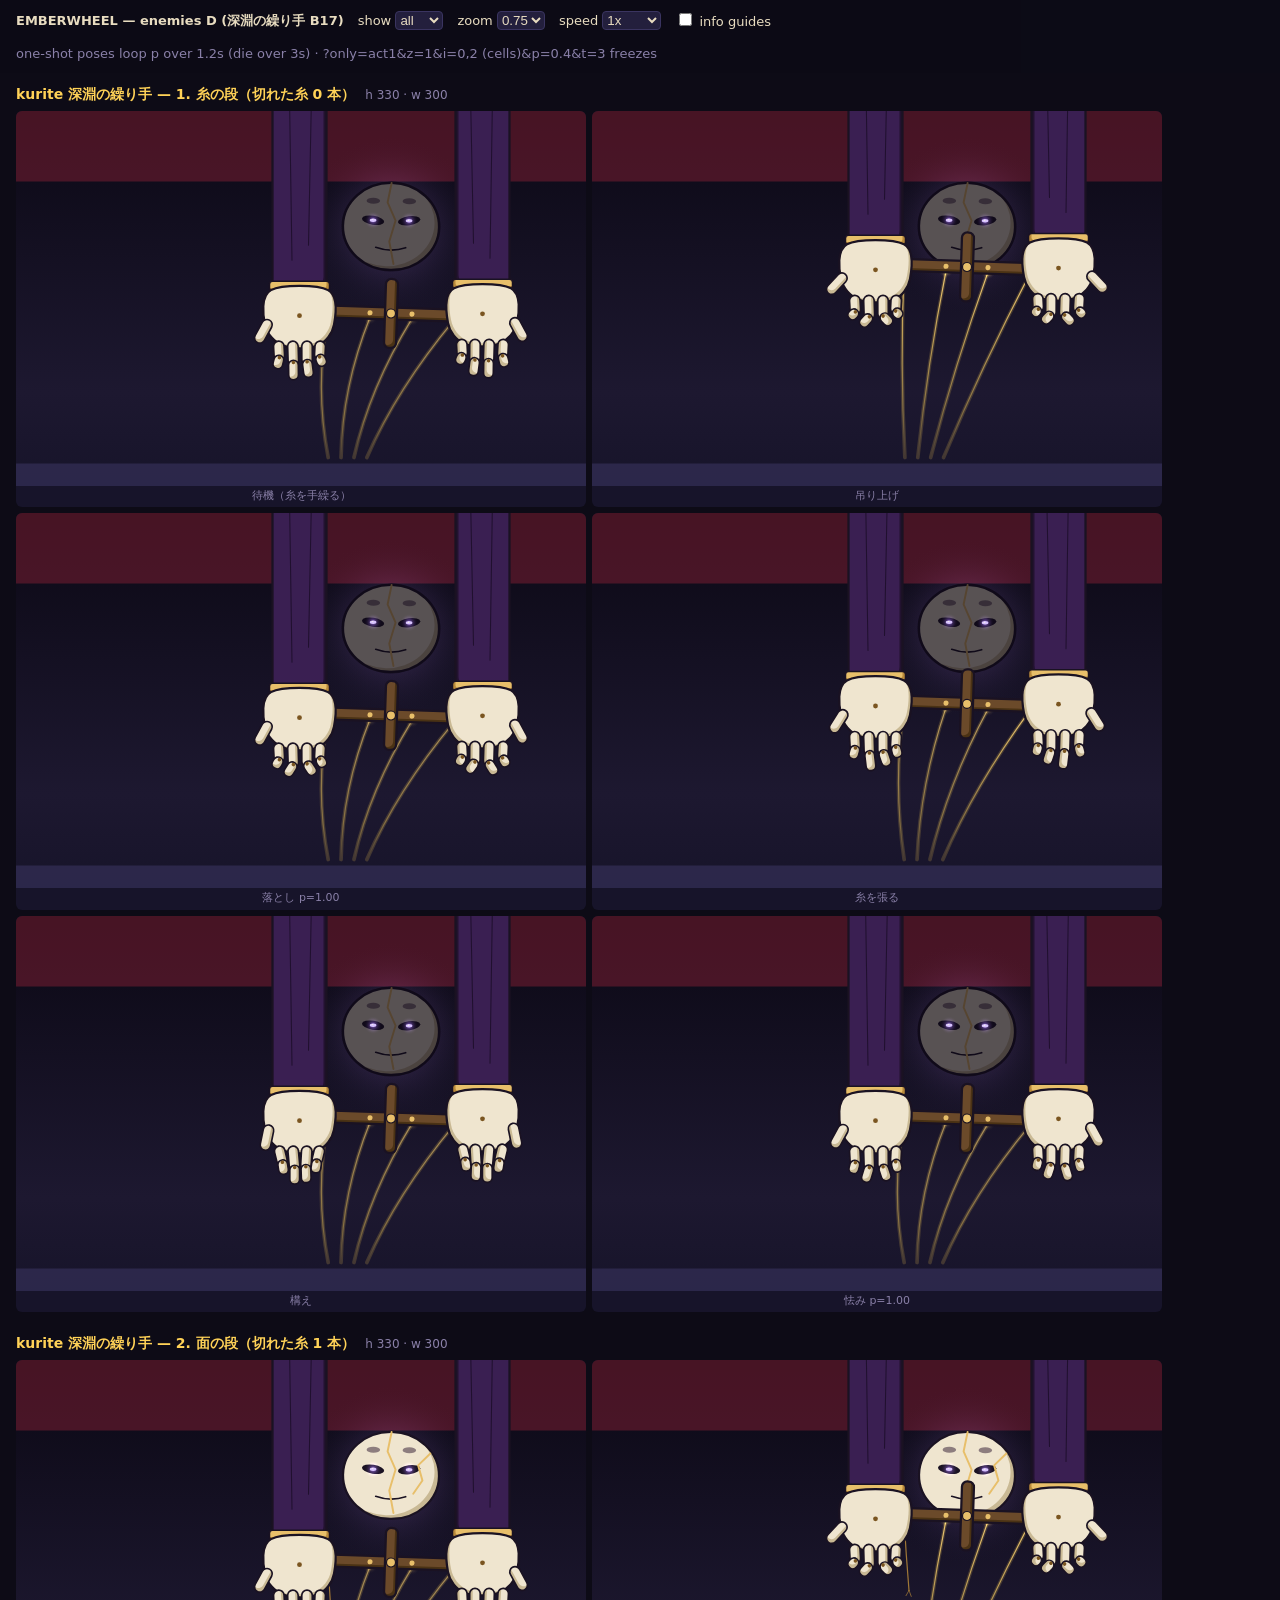
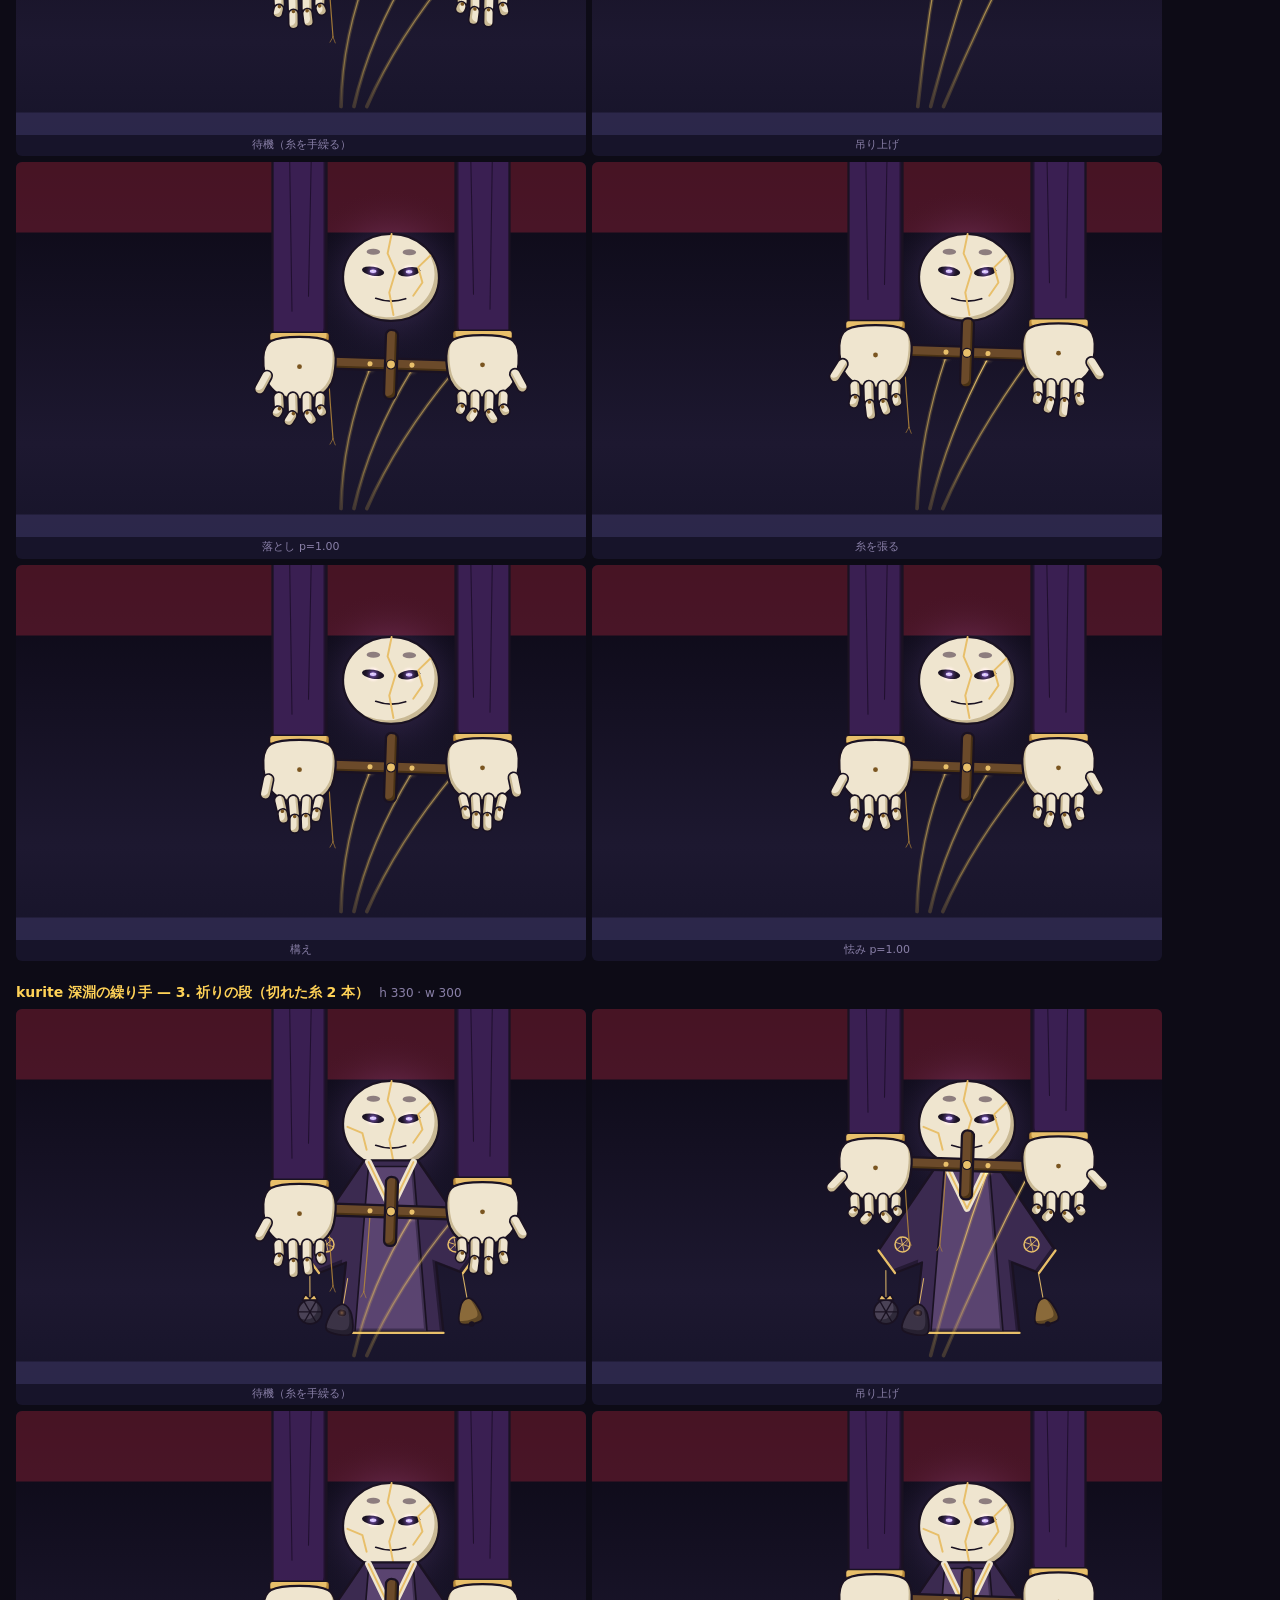
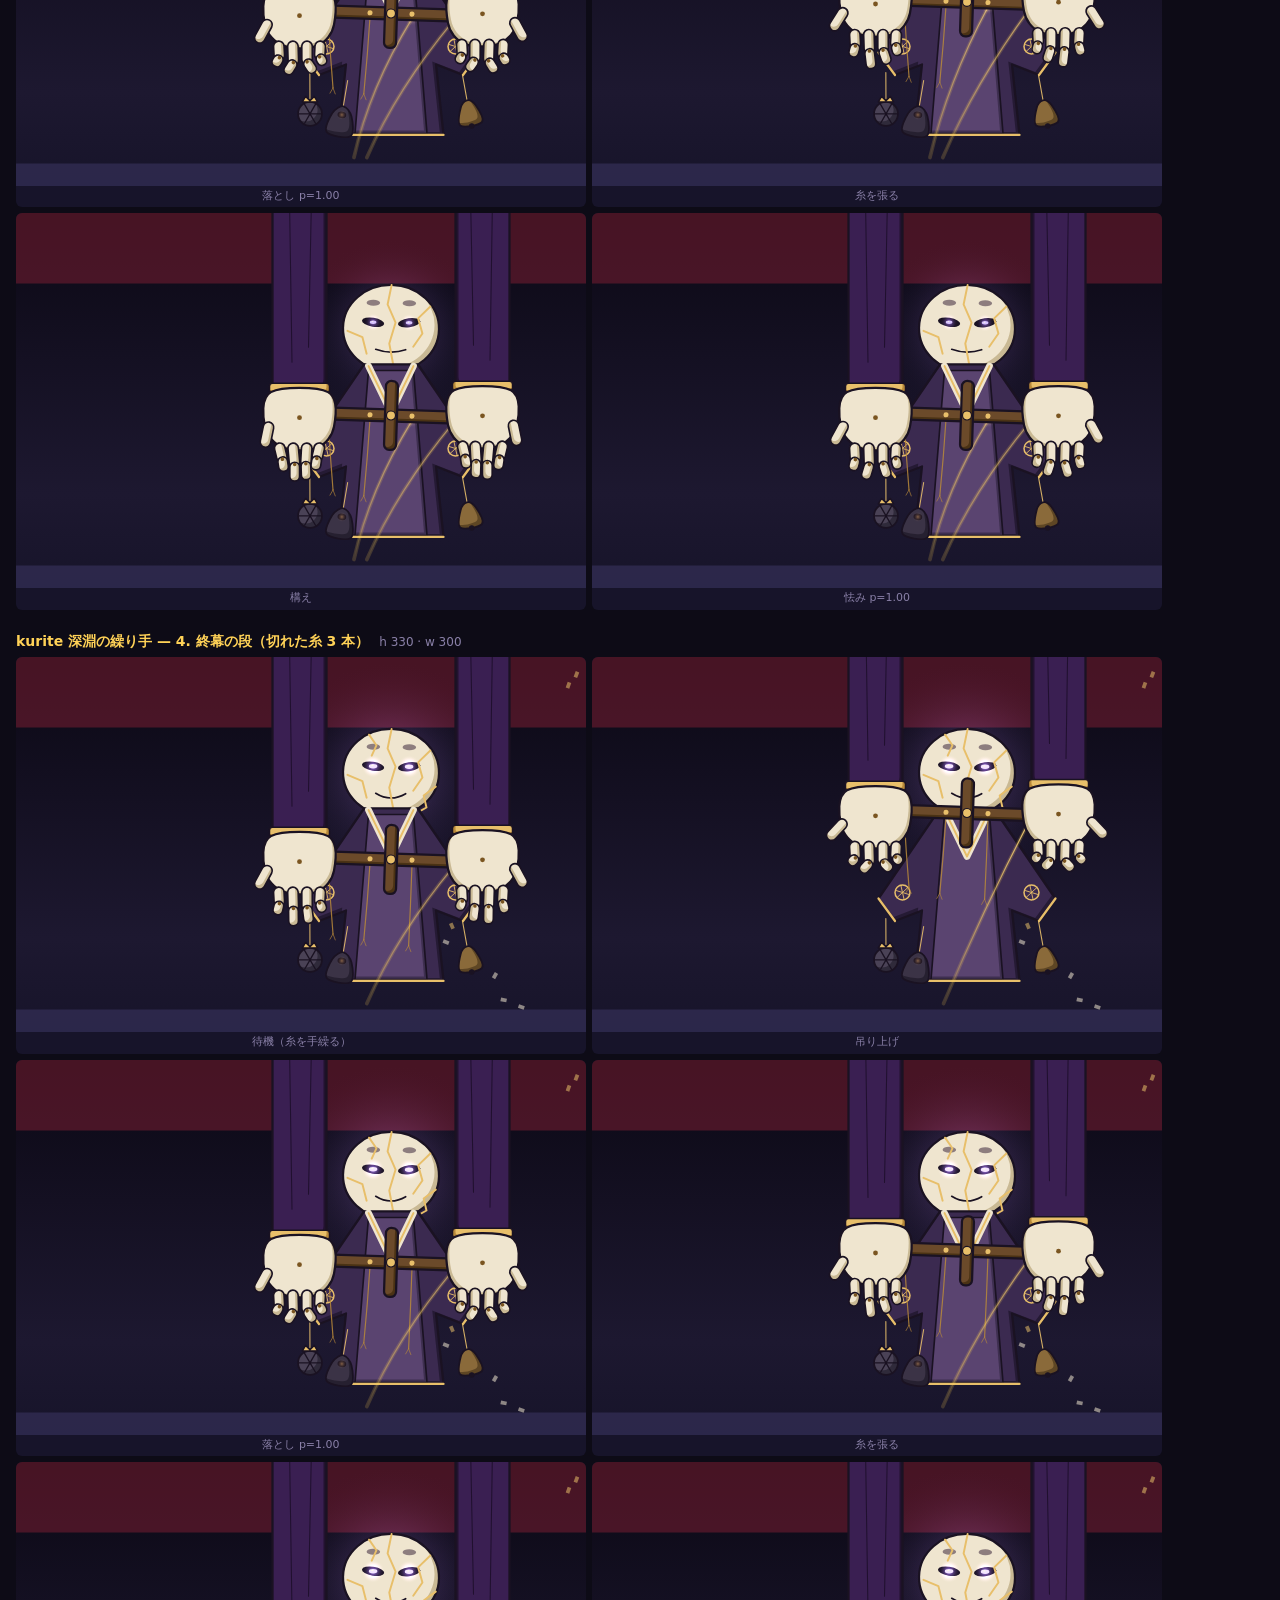
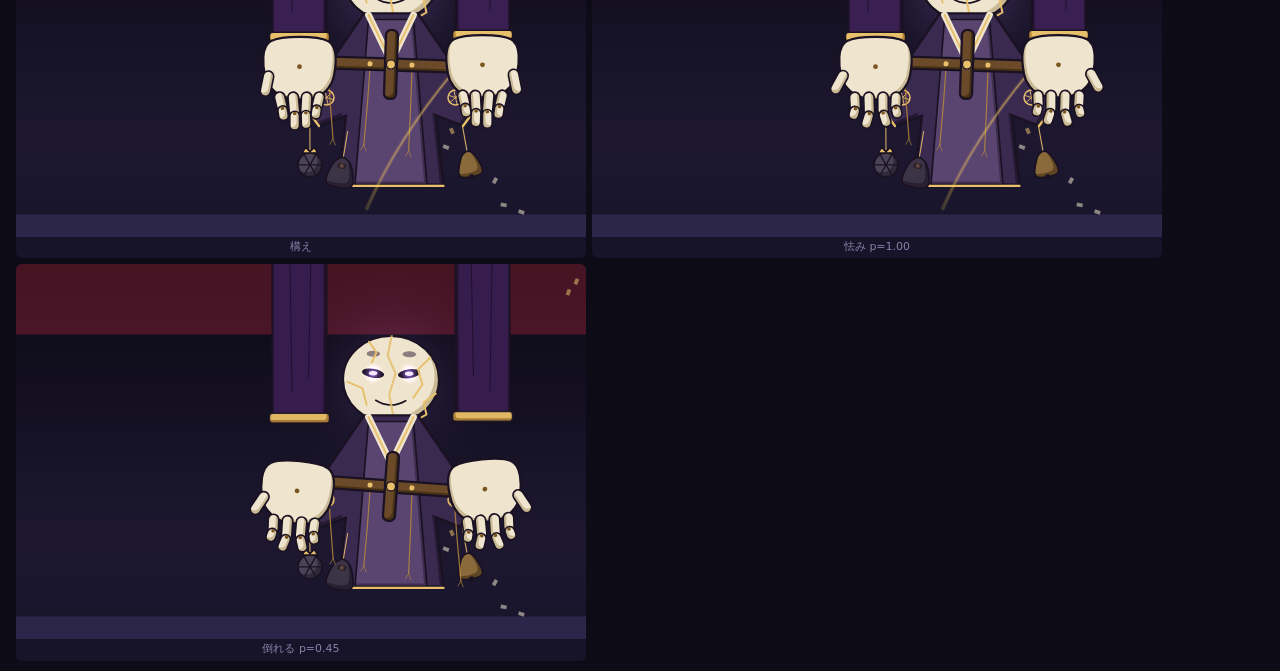
<file: tools/preview-enemies-d.html>
<!DOCTYPE html>
<html lang="ja">
<head>
<meta charset="utf-8">
<title>Emberwheel Enemies D Preview</title>
<meta name="viewport" content="width=device-width, initial-scale=1">
<style>
  :root { --bg: #0d0b16; --fg: #e8dcc0; --muted: #8a80a8; --cell: #17142a; }
  html, body { margin: 0; background: var(--bg); color: var(--fg); font: 13px/1.4 system-ui, sans-serif; }
  header { padding: 10px 16px; display: flex; gap: 14px; align-items: center; flex-wrap: wrap; position: sticky; top: 0; background: rgba(13,11,22,0.92); z-index: 2; }
  header select, header input { background: #231f3d; color: var(--fg); border: 1px solid #3a3460; border-radius: 4px; }
  section { padding: 4px 16px 10px; }
  h2 { font-size: 14px; margin: 8px 0 6px; color: #ffd257; font-weight: 600; }
  h2 span { color: var(--muted); font-weight: 400; margin-left: 10px; font-size: 12px; }
  .row { display: flex; flex-wrap: wrap; gap: 6px; }
  .cell { background: var(--cell); border-radius: 6px; overflow: hidden; }
  .cell div { text-align: center; color: var(--muted); font-size: 11px; padding: 2px 0 4px; }
  canvas { display: block; }
</style>
</head>
<body>
<header>
  <strong>EMBERWHEEL — enemies D (深淵の繰り手 B17)</strong>
  <label>show <select id="only"><option value="">all</option></select></label>
  <label>zoom <select id="zoom"><option>0.5</option><option selected>0.75</option><option>1</option><option>1.5</option></select></label>
  <label>speed <select id="spd"><option value="1">1x</option><option value="0.35">0.35x</option><option value="0">pause</option></select></label>
  <label><input type="checkbox" id="guides"> info guides</label>
  <span style="color:var(--muted)">one-shot poses loop p over 1.2s (die over 3s) · ?only=act1&amp;z=1&amp;i=0,2 (cells)&amp;p=0.4&amp;t=3 freezes</span>
</header>
<main id="main"></main>
<script src="../js/art/art_core.js"></script>
<script src="../js/art/enemies_d.js"></script>
<script>
(function () {
  const Art = SD.Art;
  const ACTS = ['糸の段', '面の段', '祈りの段', '終幕の段'];
  const POSES = [['idle', '待機（糸を手繰る）'], ['windup', '吊り上げ'], ['attack', '落とし'], ['cast', '糸を張る'], ['stance', '構え'], ['hit', '怯み']];
  const GROUPS = ACTS.map((name, i) => ({
    key: 'act' + (i + 1), id: 'kurite', title: `kurite 深淵の繰り手 — ${i + 1}. ${name}（切れた糸 ${i} 本）`,
    cells: POSES.map(([p, l]) => ({ pose: p, opts: { phase: i + 1 }, label: l })).concat(i === 3 ? [{ pose: 'die', opts: { phase: 4 }, label: '倒れる' }] : []),
  }));
  const ONE_SHOT = { attack: 1.2, hit: 1.2, die: 3 };
  const qs = new URLSearchParams(location.search);
  const $ = (id) => document.getElementById(id);
  for (const g of GROUPS) { const o = document.createElement('option'); o.value = g.key; o.textContent = g.key; $('only').appendChild(o); }
  $('only').value = qs.get('only') || '';
  if (qs.get('z')) $('zoom').value = qs.get('z');
  $('guides').checked = qs.get('g') === '1';
  if (qs.get('spd')) $('spd').value = qs.get('spd');
  const fixedP = qs.has('p') ? +qs.get('p') : null, fixedT = qs.has('t') ? +qs.get('t') : null;
  const pick = qs.get('i') ? qs.get('i').split(',').map(Number) : null;
  let cells = [];
  // the cell is the stage around the boss: its feet 260 px from the right edge, the strings running off to the left
  const W = 760, H = 500, FX = W - 260, FY = H - 30;
  function build() {
    const main = $('main'); main.innerHTML = ''; cells = [];
    const z = +$('zoom').value, only = $('only').value;
    for (const g of GROUPS) {
      if (only && only !== g.key) continue;
      const info = Art.enemyInfo(g.id);
      const sec = document.createElement('section');
      sec.innerHTML = '<h2>' + g.title + '<span>h ' + info.height + ' · w ' + info.width + (Art.enemies[g.id] ? '' : ' · NOT REGISTERED') + '</span></h2>';
      const row = document.createElement('div'); row.className = 'row'; sec.appendChild(row);
      for (let ci = 0; ci < g.cells.length; ci++) {
        const c = g.cells[ci];
        if (pick && pick.indexOf(ci) < 0) continue;
        const el = document.createElement('div'); el.className = 'cell';
        const cv = document.createElement('canvas'); const dpr = window.devicePixelRatio || 1;
        cv.width = W * z * dpr; cv.height = H * z * dpr; cv.style.width = W * z + 'px'; cv.style.height = H * z + 'px';
        const lab = document.createElement('div'); lab.textContent = c.label;
        el.appendChild(cv); el.appendChild(lab); row.appendChild(el);
        cells.push(Object.assign({ id: g.id, cv, lab, ctx: cv.getContext('2d'), z, dpr, info }, c));
      }
      main.appendChild(sec);
    }
  }
  ['zoom', 'only'].forEach((k) => $(k).addEventListener('change', build));
  build();
  let simT = 0, last = performance.now();
  function frame(now) {
    const dt = Math.min(0.05, (now - last) / 1000); last = now;
    simT += dt * +$('spd').value;
    const t = fixedT != null ? fixedT : simT;
    for (const c of cells) {
      const ctx = c.ctx, s = c.z * c.dpr;
      ctx.setTransform(1, 0, 0, 1, 0, 0);
      ctx.clearRect(0, 0, c.cv.width, c.cv.height);
      ctx.setTransform(s, 0, 0, s, 0, 0);
      const g = ctx.createLinearGradient(0, 0, 0, H);
      g.addColorStop(0, '#0b0814'); g.addColorStop(0.75, '#1d1830'); g.addColorStop(1, '#17142a');
      ctx.fillStyle = g; ctx.fillRect(0, 0, W, H);
      ctx.fillStyle = 'rgba(58,52,96,0.6)'; ctx.fillRect(0, FY, W, H - FY);
      // the stage top (where the curtain hangs in the game): 376 px above the feet
      ctx.fillStyle = 'rgba(120,30,50,0.55)'; ctx.fillRect(0, 0, W, Math.max(0, FY - 376));
      const len = ONE_SHOT[c.pose];
      const p = fixedP != null ? fixedP : (len ? Math.min(1, (t % (len + 0.4)) / len) : 0);
      ctx.save(); ctx.translate(FX, FY);
      Art.drawEnemy(ctx, c.id, c.pose, Object.assign({ t, p }, c.opts));
      ctx.restore();
      if ($('guides').checked) {
        ctx.save(); ctx.translate(FX, FY);
        ctx.strokeStyle = 'rgba(125,240,180,0.6)'; ctx.setLineDash([3, 3]); ctx.lineWidth = 1;
        ctx.strokeRect(-c.info.width / 2, -c.info.height, c.info.width, c.info.height);
        ctx.setLineDash([]);
        ctx.fillStyle = '#ff4f5e'; ctx.beginPath(); ctx.arc(c.info.fx[0], c.info.fx[1], 4, 0, 7); ctx.fill();
        ctx.fillStyle = '#6fd3ff'; ctx.beginPath(); ctx.arc(c.info.head[0], c.info.head[1], 4, 0, 7); ctx.fill();
        ctx.restore();
      }
      if (len && fixedP == null) c.lab.textContent = c.label + '  p=' + p.toFixed(2);
    }
    requestAnimationFrame(frame);
  }
  requestAnimationFrame(frame);
})();
</script>
</body>
</html>
</file>
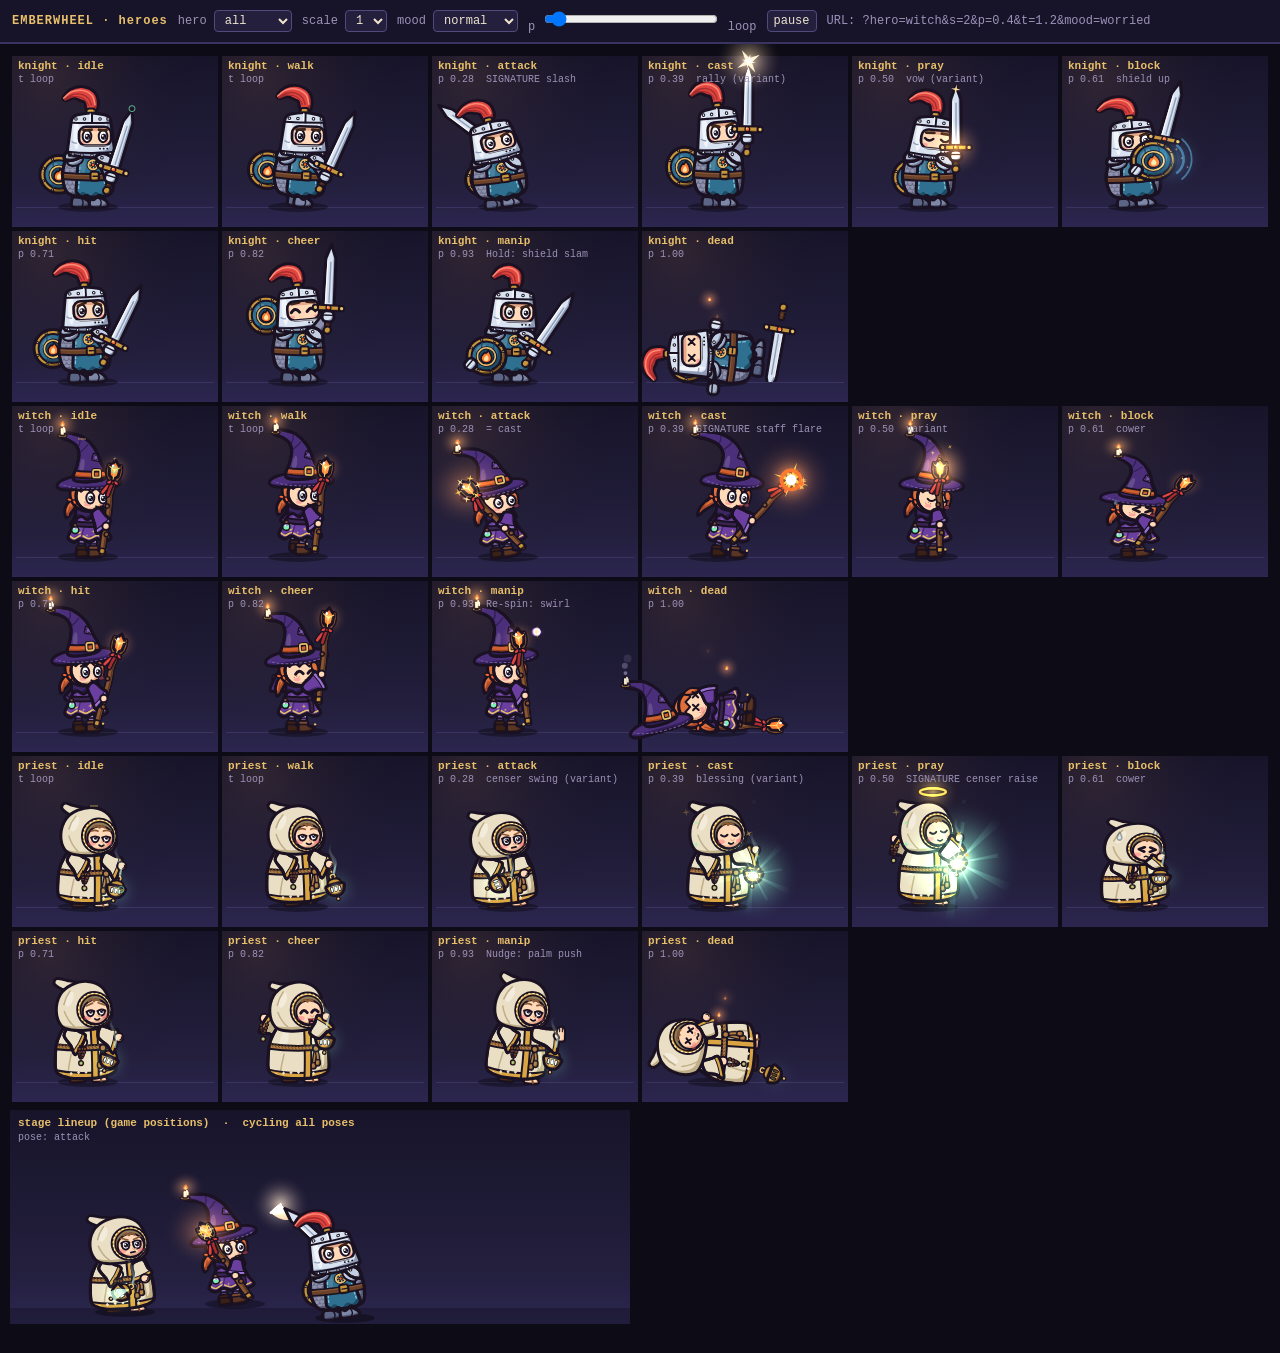
<file: tools/preview-heroes.html>
<!DOCTYPE html>
<html lang="ja">
<head>
<meta charset="utf-8">
<meta name="viewport" content="width=device-width, initial-scale=1">
<title>Heroes Preview</title>
<style>
  :root { --bg: #0d0b16; --panel: #17142a; --ink: #1a1222; --bone: #efe5cf; --dim: #9c92b8; --brass: #e8bf6a; }
  html, body { margin: 0; background: var(--bg); color: var(--bone); font: 12px/1.4 Consolas, 'Yu Gothic UI', monospace; }
  #bar { position: sticky; top: 0; z-index: 2; display: flex; flex-wrap: wrap; gap: 10px; align-items: center;
         padding: 6px 12px; background: var(--panel); border-bottom: 2px solid #3a3460; }
  #bar b { color: var(--brass); letter-spacing: 1px; }
  #bar label { color: var(--dim); }
  select, input, button { font: inherit; background: #231f3d; color: var(--bone); border: 1px solid #514a7d; border-radius: 4px; padding: 2px 6px; }
  canvas { display: block; }
  .hint { color: var(--dim); }
</style>
</head>
<body>
<div id="bar">
  <b>EMBERWHEEL · heroes</b>
  <label>hero <select id="hero"><option value="all">all</option><option>knight</option><option>witch</option><option>priest</option></select></label>
  <label>scale <select id="scale"><option>1</option><option>2</option><option>3</option></select></label>
  <label>mood <select id="mood"><option>normal</option><option>worried</option><option>happy</option></select></label>
  <label>p <input id="pfix" type="range" min="-0.01" max="1" step="0.01" value="-0.01" style="width:160px"> <span id="pval">loop</span></label>
  <button id="pause">pause</button>
  <span class="hint">URL: ?hero=witch&amp;s=2&amp;p=0.4&amp;t=1.2&amp;mood=worried</span>
</div>
<canvas id="c"></canvas>
<script src="../js/art/art_core.js"></script>
<script src="../js/art/heroes.js"></script>
<script>
(function () {
  const Art = SD.Art, PAL = Art.PAL;
  const POSES = Art.HERO_POSES || ['idle', 'walk', 'attack', 'cast', 'pray', 'block', 'hit', 'cheer', 'manip', 'dead'];
  const HEROES = ['knight', 'witch', 'priest'];
  const NOTE = {
    knight: { attack: 'SIGNATURE slash', block: 'shield up', manip: 'Hold: shield slam', cast: 'rally (variant)', pray: 'vow (variant)' },
    witch: { cast: 'SIGNATURE staff flare', attack: '= cast', manip: 'Re-spin: swirl', block: 'cower', pray: 'variant' },
    priest: { pray: 'SIGNATURE censer raise', manip: 'Nudge: palm push', attack: 'censer swing (variant)', cast: 'blessing (variant)', block: 'cower' },
  };
  const q = new URLSearchParams(location.search);
  const $ = (id) => document.getElementById(id);
  $('hero').value = q.get('hero') || 'all';
  if (q.get('s') && !['1', '2', '3'].includes(q.get('s'))) { const op = document.createElement('option'); op.textContent = q.get('s'); $('scale').appendChild(op); }
  $('scale').value = q.get('s') || '1';
  $('mood').value = q.get('mood') || 'normal';
  if (q.get('p') != null) $('pfix').value = q.get('p');
  const tFix = q.get('t') != null ? parseFloat(q.get('t')) : null;
  let paused = false, tPaused = 0;
  $('pause').onclick = () => { paused = !paused; $('pause').textContent = paused ? 'play' : 'pause'; };

  const cv = $('c'), ctx = cv.getContext('2d');
  const CW = 210, CH = 175;           // logical cell
  const t0 = performance.now();

  function layout() {
    const s = +$('scale').value, heroes = $('hero').value === 'all' ? HEROES : [$('hero').value];
    const cols = Math.max(1, Math.min(POSES.length, Math.floor((window.innerWidth - 20) / (CW * s))));
    const rowsPer = Math.ceil(POSES.length / cols);
    return { s, heroes, cols, rowsPer, w: cols * CW * s + 20, h: (heroes.length * rowsPer * CH + 230) * s + 30 };
  }

  function stageBg(x, y, w, h) {
    const g = ctx.createLinearGradient(0, y, 0, y + h);
    g.addColorStop(0, '#17142a'); g.addColorStop(0.75, '#231f3d'); g.addColorStop(1, '#2c2650');
    ctx.fillStyle = g; ctx.fillRect(x, y, w, h);
  }

  // filmstrip mode: ?strip=attack&frames=6 → each selected hero, one pose, p sampled across the row
  const PS = q.get('ps') ? q.get('ps').split(',').map(parseFloat) : null;
  const STRIP = q.get('strip'), FRAMES = PS ? PS.length : +(q.get('frames') || 6), SW = +(q.get('sw') || 120), SH = +(q.get('sh') || 160);
  function drawStrip(t, mood, L) {
    L.heroes.forEach((id, row) => {
      for (let i = 0; i < FRAMES; i++) {
        const p = PS ? PS[i] : FRAMES === 1 ? 0 : i / (FRAMES - 1), cx = i * SW, cy = row * SH;
        stageBg(cx + 1, cy + 1, SW - 2, SH - 2);
        const fx = cx + SW * 0.42 + (+q.get('ox') || 0), fy = cy + SH - 16 + (+q.get('oy') || 0);
        ctx.fillStyle = 'rgba(0,0,0,0.35)'; ctx.beginPath(); ctx.ellipse(fx, fy, 28, 4.5, 0, 0, Math.PI * 2); ctx.fill();
        ctx.save(); ctx.translate(fx, fy); Art.drawHero(ctx, id, STRIP, { t, p, mood }); ctx.restore();
        ctx.fillStyle = '#9c92b8'; ctx.font = '10px Consolas, monospace'; ctx.fillText(id[0] + ' ' + STRIP + ' ' + p.toFixed(2), cx + 4, cy + 12);
      }
    });
  }

  function frame(now) {
    const L = layout();
    if (STRIP) { L.w = FRAMES * SW * L.s + 20; L.h = L.heroes.length * SH * L.s + 20; }
    if (cv.width !== L.w || cv.height !== L.h) { cv.width = L.w; cv.height = L.h; }
    let t = (now - t0) / 1000;
    if (paused) t = tPaused; else tPaused = t;
    if (tFix != null) t = tFix;
    const pf = parseFloat($('pfix').value);
    $('pval').textContent = pf < 0 ? 'loop' : pf.toFixed(2);
    const mood = $('mood').value;
    ctx.setTransform(1, 0, 0, 1, 0, 0);
    ctx.fillStyle = '#0d0b16'; ctx.fillRect(0, 0, cv.width, cv.height);
    ctx.save(); ctx.translate(10, 10); ctx.scale(L.s, L.s);
    if (STRIP) { drawStrip(t, mood, L); ctx.restore(); requestAnimationFrame(frame); return; }
    let row = 0;
    for (const id of L.heroes) {
      POSES.forEach((pose, i) => {
        const cx = (i % L.cols) * CW, cy = (row + Math.floor(i / L.cols)) * CH;
        stageBg(cx + 2, cy + 2, CW - 4, CH - 4);
        // warm key light from the upper left (scene mood)
        const g = ctx.createRadialGradient(cx + 40, cy + 20, 0, cx + 40, cy + 20, 160);
        g.addColorStop(0, 'rgba(255,170,90,0.10)'); g.addColorStop(1, 'rgba(0,0,0,0)');
        ctx.fillStyle = g; ctx.fillRect(cx + 2, cy + 2, CW - 4, CH - 4);
        const fx = cx + 78, fy = cy + CH - 22;
        ctx.strokeStyle = '#3a3460'; ctx.lineWidth = 1; ctx.beginPath(); ctx.moveTo(cx + 6, fy + 0.5); ctx.lineTo(cx + CW - 6, fy + 0.5); ctx.stroke();
        // preview-only ground shadow (the game draws its own)
        ctx.fillStyle = 'rgba(0,0,0,0.35)'; ctx.beginPath(); ctx.ellipse(fx, fy, 30, 5, 0, 0, Math.PI * 2); ctx.fill();
        const oneShot = pose !== 'idle' && pose !== 'walk';
        const p = pf >= 0 ? pf : (oneShot ? Math.min(1, ((t + i * 0.13) % (pose === 'dead' ? 2.4 : 1.6)) / 1.2) : 0);
        ctx.save(); ctx.translate(fx, fy);
        Art.drawHero(ctx, id, pose, { t, p, mood });
        ctx.restore();
        // fx origin marker in idle
        if (pose === 'idle') {
          const inf = Art.heroInfo(id);
          ctx.strokeStyle = 'rgba(125,240,180,0.7)'; ctx.lineWidth = 1;
          ctx.beginPath(); ctx.arc(fx + inf.fx[0], fy + inf.fx[1], 3, 0, Math.PI * 2); ctx.stroke();
          ctx.strokeStyle = 'rgba(255,210,87,0.6)';
          ctx.beginPath(); ctx.moveTo(fx + inf.head[0] - 4, fy + inf.head[1]); ctx.lineTo(fx + inf.head[0] + 4, fy + inf.head[1]); ctx.stroke();
        }
        ctx.fillStyle = '#e8bf6a'; ctx.font = 'bold 11px Consolas, monospace';
        ctx.fillText(id + ' · ' + pose, cx + 8, cy + 15);
        ctx.fillStyle = '#9c92b8'; ctx.font = '10px Consolas, monospace';
        ctx.fillText((oneShot ? 'p ' + p.toFixed(2) : 't loop') + (NOTE[id][pose] ? '  ' + NOTE[id][pose] : ''), cx + 8, cy + 28);
      });
      row += L.rowsPer;
    }
    // stage lineup at real positions (priest 175/372, witch 285/364, knight 395/378), offset to x=0
    const sy = row * CH + 6;
    stageBg(0, sy, Math.min(L.cols * CW, 620), 214);
    ctx.fillStyle = '#e8bf6a'; ctx.font = 'bold 11px Consolas, monospace';
    ctx.fillText('stage lineup (game positions)  ·  cycling all poses', 8, sy + 16);
    const cyc = Math.floor(t / 2.2) % POSES.length, pose = POSES[cyc], pp = Math.min(1, (t % 2.2) / 1.4);
    ctx.fillStyle = '#9c92b8'; ctx.font = '10px Consolas, monospace'; ctx.fillText('pose: ' + pose, 8, sy + 30);
    const ox = -60, oy = sy - 170;
    ctx.fillStyle = 'rgba(0,0,0,0.25)'; ctx.fillRect(0, oy + 368, Math.min(L.cols * CW, 620), sy + 214 - (oy + 368));
    for (const [id, x, y] of [['priest', 175, 372], ['witch', 285, 364], ['knight', 395, 378]]) {
      ctx.fillStyle = 'rgba(0,0,0,0.35)'; ctx.beginPath(); ctx.ellipse(ox + x, oy + y, 30, 5, 0, 0, Math.PI * 2); ctx.fill();
      ctx.save(); ctx.translate(ox + x, oy + y);
      Art.drawHero(ctx, id, pose, { t, p: pose === 'idle' || pose === 'walk' ? 0 : pp, mood });
      ctx.restore();
    }
    ctx.restore();
    requestAnimationFrame(frame);
  }
  requestAnimationFrame(frame);
})();
</script>
</body>
</html>
</file>
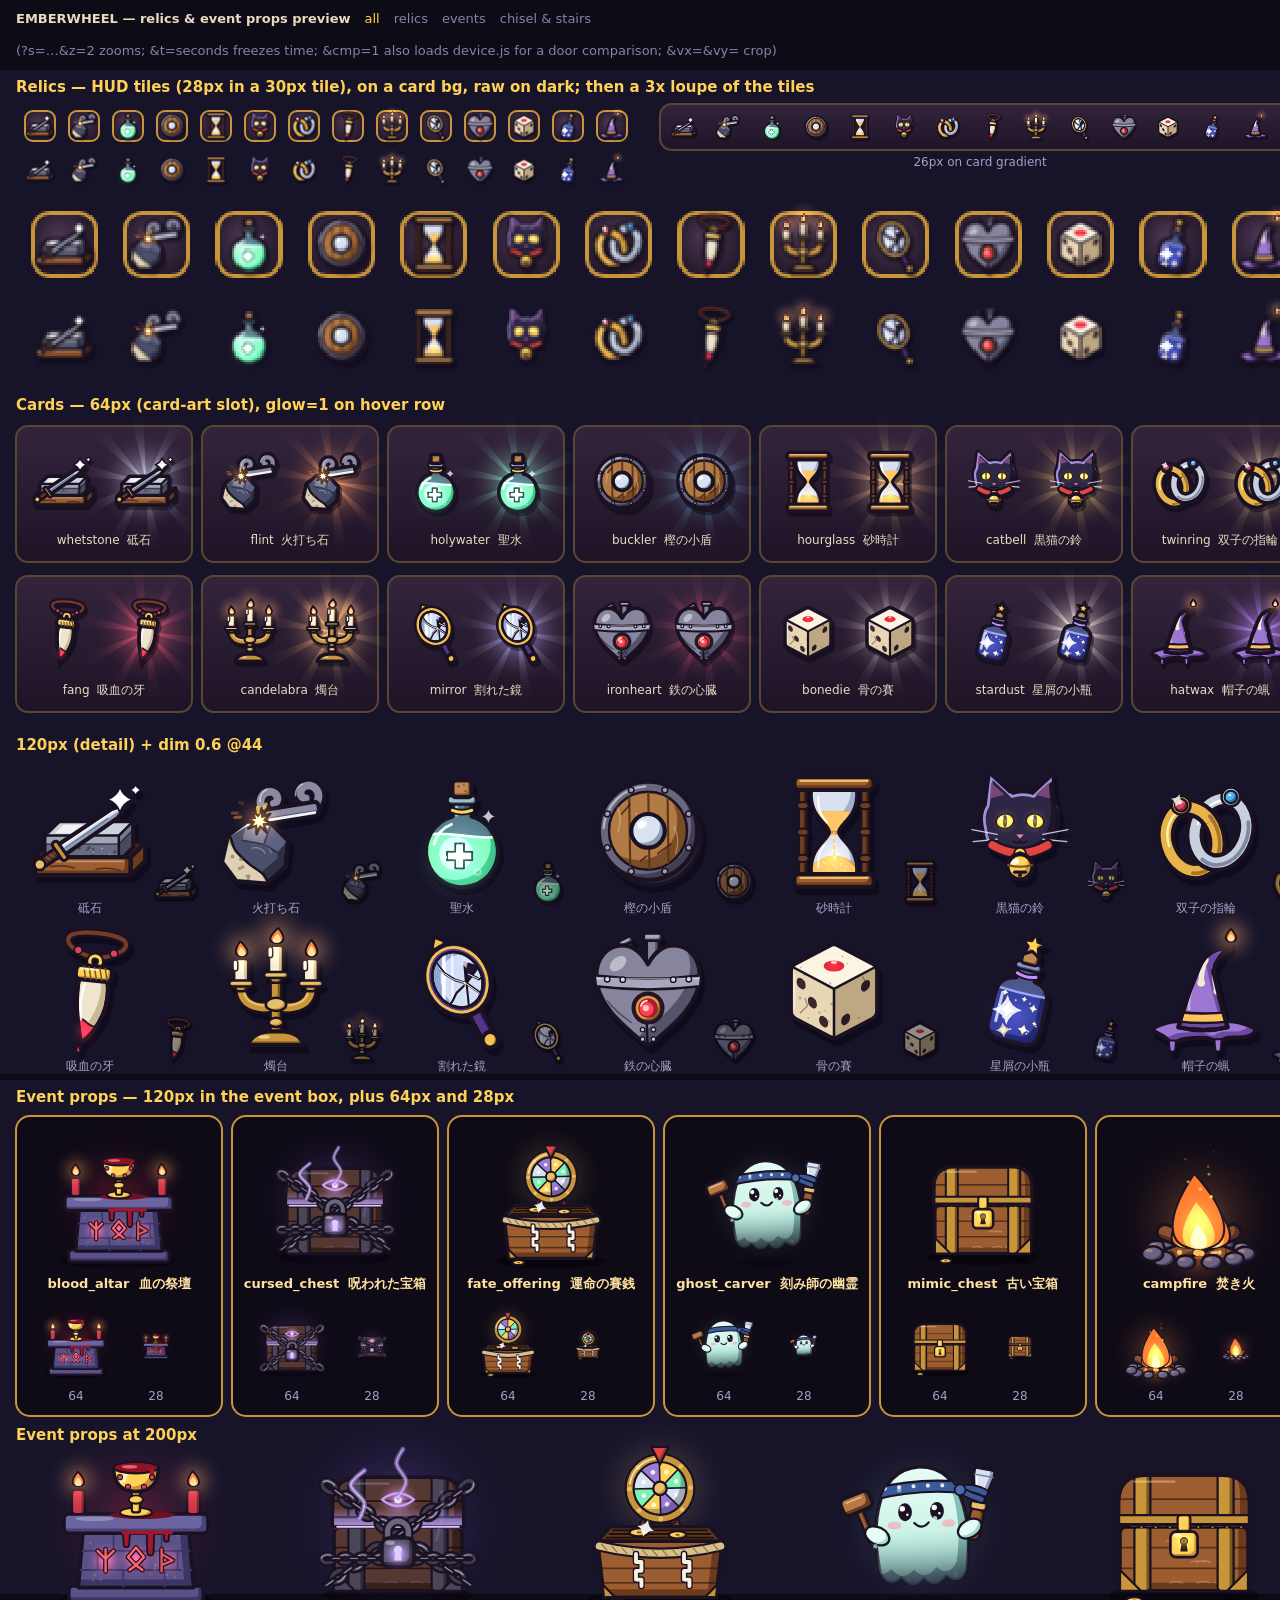
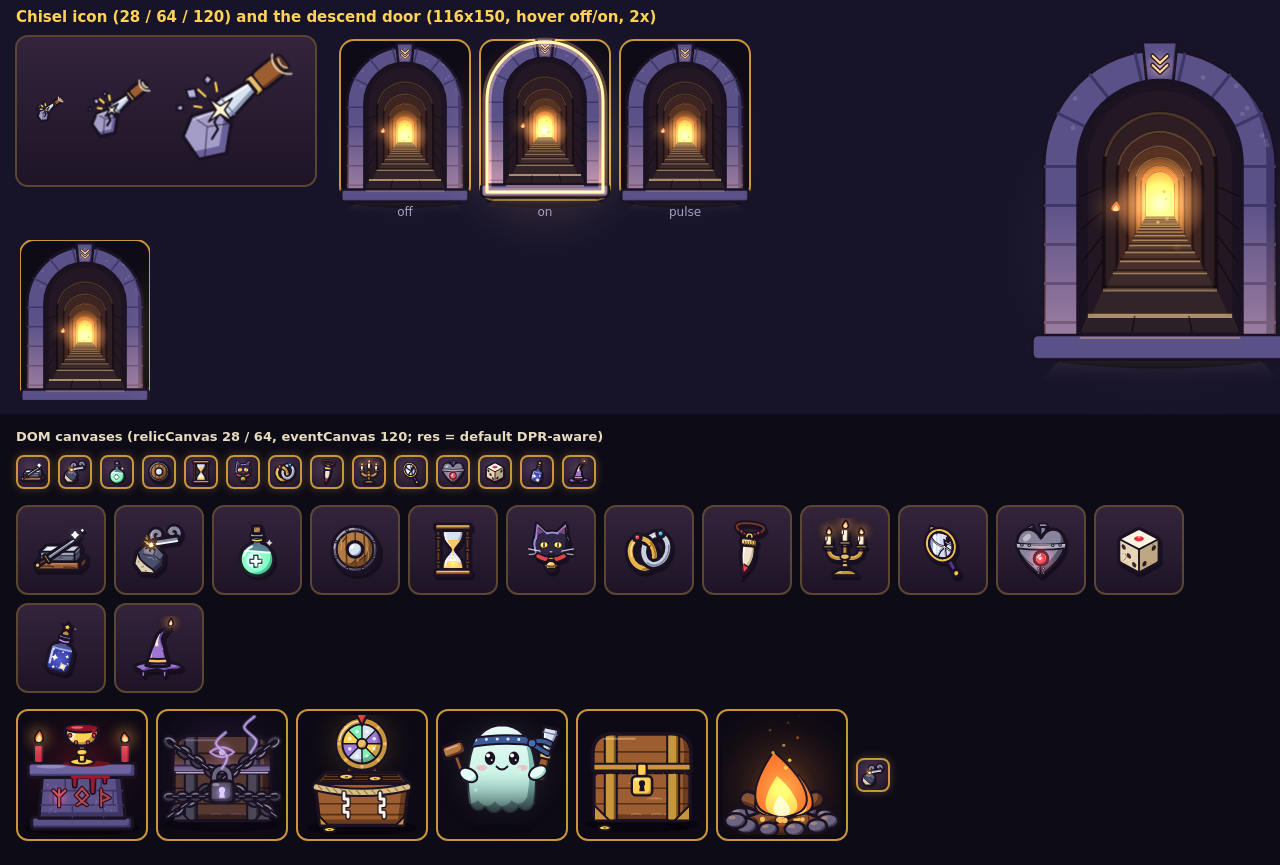
<file: tools/preview-props.html>
<!DOCTYPE html>
<html lang="ja">
<head>
<meta charset="utf-8">
<title>Emberwheel Props Preview</title>
<meta name="viewport" content="width=device-width, initial-scale=1">
<style>
  :root { --bg: #0d0b16; --fg: #e8dcc0; --muted: #8a80a8; }
  html, body { margin: 0; background: var(--bg); color: var(--fg); font: 13px/1.4 system-ui, sans-serif; }
  header { padding: 10px 16px; display: flex; gap: 14px; align-items: center; flex-wrap: wrap; }
  header a { color: var(--muted); text-decoration: none; }
  header a.on { color: #ffd257; }
  canvas { display: block; }
  #dom { padding: 8px 16px 24px; display: flex; flex-wrap: wrap; gap: 8px; align-items: center; }
  #dom .tile { width: 30px; height: 30px; border-radius: 8px; display: flex; align-items: center; justify-content: center;
    background: radial-gradient(circle at 40% 35%, #4a3550, #1a1222); border: 2px solid #c9953b; box-shadow: 0 0 10px rgba(255,190,100,0.25); }
  #dom .card { width: 86px; height: 86px; border-radius: 12px; display: flex; align-items: center; justify-content: center;
    background: linear-gradient(180deg, #33243c, #1e1426); border: 2px solid #5a4632; }
  #dom .ev { border-radius: 12px; background: rgba(14,10,22,0.95); border: 2px solid #c9953b; padding: 4px; }
</style>
</head>
<body>
<header>
  <strong>EMBERWHEEL — relics &amp; event props preview</strong>
  <a href="?s=all">all</a><a href="?s=relics">relics</a><a href="?s=events">events</a><a href="?s=misc">chisel &amp; stairs</a>
  <span style="color:var(--muted)">(?s=…&amp;z=2 zooms; &amp;t=seconds freezes time; &amp;cmp=1 also loads device.js for a door comparison; &amp;vx=&amp;vy= crop)</span>
</header>
<canvas id="c"></canvas>
<div id="dom"></div>
<script src="../js/art/art_core.js"></script>
<script src="../js/art/props.js"></script>
<script>
(function () {
  const q = new URLSearchParams(location.search);
  if (q.get('cmp') === '1' && !window.__cmpLoaded) {
    window.__cmpLoaded = true;
    const s = document.createElement('script'); s.src = '../js/art/device.js'; s.onload = start; s.onerror = start; document.head.appendChild(s);
  } else start();

  function start() {
    const Art = SD.Art;
    const sec = q.get('s') || 'all', zoom = +q.get('z') || 1, freeze = q.get('t');
    document.querySelectorAll('header a').forEach(a => { if (a.getAttribute('href') === '?s=' + sec) a.classList.add('on'); });
    const NAMES = { whetstone: '砥石', flint: '火打ち石', holywater: '聖水', buckler: '樫の小盾', hourglass: '砂時計', catbell: '黒猫の鈴', twinring: '双子の指輪',
      fang: '吸血の牙', candelabra: '燭台', mirror: '割れた鏡', ironheart: '鉄の心臓', bonedie: '骨の賽', stardust: '星屑の小瓶', hatwax: '帽子の蝋',
      blood_altar: '血の祭壇', cursed_chest: '呪われた宝箱', fate_offering: '運命の賽銭', ghost_carver: '刻み師の幽霊', mimic_chest: '古い宝箱', campfire: '焚き火' };
    const W = 1320;
    const SECTIONS = {
      relics: { h: 1010, draw: drawRelics },
      events: { h: 520, draw: drawEvents },
      misc: { h: 420, draw: drawMisc },
    };
    const list = sec === 'all' ? Object.keys(SECTIONS) : [sec].filter(s => SECTIONS[s]);
    const H = list.reduce((a, s) => a + SECTIONS[s].h, 0);
    const cv = document.getElementById('c'), ctx = cv.getContext('2d');
    const dpr = window.devicePixelRatio || 1;
    const crop = q.has('vx') || q.has('vy'), vx = +q.get('vx') || 0, vy = +q.get('vy') || 0;
    const CW = crop ? window.innerWidth - 4 : W * zoom, CH = crop ? window.innerHeight - 70 : H * zoom;
    cv.width = Math.round(CW * dpr); cv.height = Math.round(CH * dpr);
    cv.style.width = CW + 'px'; cv.style.height = CH + 'px';

    const label = (txt, x, y, col, align, font) => { ctx.save(); ctx.font = font || '12px system-ui, sans-serif'; ctx.fillStyle = col || '#a79fc6'; ctx.textAlign = align || 'center'; ctx.fillText(txt, x, y); ctx.restore(); };
    const title = (txt, y) => { ctx.save(); ctx.font = 'bold 15px system-ui, sans-serif'; ctx.fillStyle = '#ffd257'; ctx.textAlign = 'left'; ctx.fillText(txt, 16, y); ctx.restore(); };
    const rrect = (x, y, w, h, r) => { ctx.beginPath(); ctx.moveTo(x + r, y); ctx.arcTo(x + w, y, x + w, y + h, r); ctx.arcTo(x + w, y + h, x, y + h, r); ctx.arcTo(x, y + h, x, y, r); ctx.arcTo(x, y, x + w, y, r); ctx.closePath(); };
    function hudTile(x, y) { // mimics css .relic (30x30, radial bg, brass border)
      const g = ctx.createRadialGradient(x - 3, y - 4.5, 1, x, y, 21); g.addColorStop(0, '#4a3550'); g.addColorStop(1, '#1a1222');
      rrect(x - 15, y - 15, 30, 30, 8); ctx.fillStyle = g; ctx.fill(); ctx.lineWidth = 2; ctx.strokeStyle = '#c9953b'; ctx.stroke();
    }
    function card(x, y, w, h) { const g = ctx.createLinearGradient(0, y, 0, y + h); g.addColorStop(0, '#33243c'); g.addColorStop(1, '#1e1426'); rrect(x, y, w, h, 12); ctx.fillStyle = g; ctx.fill(); ctx.lineWidth = 2; ctx.strokeStyle = '#5a4632'; ctx.stroke(); }
    function panel(x, y, w, h) { rrect(x, y, w, h, 14); ctx.fillStyle = 'rgba(14,10,22,0.95)'; ctx.fill(); ctx.lineWidth = 2; ctx.strokeStyle = '#c9953b'; ctx.stroke(); }

    // a loupe: copy a region of the main canvas, scaled up with nearest-neighbour (to judge small-size readability)
    const loupeCv = document.createElement('canvas'), lctx = loupeCv.getContext('2d');
    function loupe(sx, sy, sw, sh, dx, dy, k) {
      loupeCv.width = Math.round(sw * dpr * zoom); loupeCv.height = Math.round(sh * dpr * zoom);
      const m = ctx.getTransform();
      lctx.clearRect(0, 0, loupeCv.width, loupeCv.height);
      lctx.drawImage(cv, m.a * sx + m.e, m.d * sy + m.f, sw * m.a, sh * m.d, 0, 0, loupeCv.width, loupeCv.height);
      ctx.save(); ctx.imageSmoothingEnabled = false; ctx.drawImage(loupeCv, dx, dy, sw * k, sh * k); ctx.restore();
    }

    // ---------------------------------------------------------------- relics
    function drawRelics(t) {
      const ids = Art.RELIC_IDS;
      title('Relics — HUD tiles (28px in a 30px tile), on a card bg, raw on dark; then a 3x loupe of the tiles', 22);
      ids.forEach((id, i) => {
        const x = 40 + i * 44;
        hudTile(x, 56); Art.drawRelic(ctx, id, x, 56, 28, { t });
        Art.drawRelic(ctx, id, x, 100, 28, { t });
      });
      // card-ish strip at 26px
      card(660, 34, 640, 46);
      ids.forEach((id, i) => Art.drawRelic(ctx, id, 684 + i * 44, 57, 26, { t }));
      label('26px on card gradient', 980, 96);
      loupe(18, 34, 616, 88, 18, 128, 2.1);
      title('Cards — 64px (card-art slot), glow=1 on hover row', 340);
      ids.forEach((id, i) => {
        const col = i % 7, row = Math.floor(i / 7), x = 16 + col * 186, y = 356 + row * 150;
        card(x, y, 176, 136);
        Art.drawRelic(ctx, id, x + 48, y + 56, 64, { t });
        Art.drawRelic(ctx, id, x + 130, y + 56, 64, { t, glow: 0.75 + 0.25 * Math.sin(t * 2) });
        label(id + '  ' + NAMES[id], x + 88, y + 118, '#e8dcc0');
      });
      title('120px (detail) + dim 0.6 @44', 680);
      ids.forEach((id, i) => {
        const col = i % 7, row = Math.floor(i / 7), x = 16 + col * 186, y = 692 + row * 158;
        Art.drawRelic(ctx, id, x + 74, y + 70, 120, { t });
        Art.drawRelic(ctx, id, x + 160, y + 120, 44, { t, dim: 0.6 });
        label(NAMES[id], x + 74, y + 150);
      });
    }

    // ---------------------------------------------------------------- events
    function drawEvents(t) {
      title('Event props — 120px in the event box, plus 64px and 28px', 22);
      Art.EVENT_PROP_IDS.forEach((id, i) => {
        const x = 16 + i * 216, y = 36;
        panel(x, y, 206, 300);
        Art.drawEventProp(ctx, id, x + 103, y + 92, 120, { t });
        label(id + '  ' + NAMES[id], x + 103, y + 172, '#ffe1a0', 'center', 'bold 13px system-ui, sans-serif');
        Art.drawEventProp(ctx, id, x + 60, y + 230, 64, { t });
        Art.drawEventProp(ctx, id, x + 140, y + 230, 28, { t });
        label('64', x + 60, y + 284); label('28', x + 140, y + 284);
      });
      title('Event props at 200px', 360);
      Art.EVENT_PROP_IDS.forEach((id, i) => {
        if (i > 4) return;
        const x = 16 + i * 262;
        Art.drawEventProp(ctx, id, x + 120, 450, 160, { t });
      });
    }

    // ---------------------------------------------------------------- misc
    function drawMisc(t) {
      title('Chisel icon (28 / 64 / 120) and the descend door (116x150, hover off/on, 2x)', 22);
      card(16, 36, 300, 150);
      Art.drawChiselIcon(ctx, 50, 110, 28);
      Art.drawChiselIcon(ctx, 120, 110, 64);
      Art.drawChiselIcon(ctx, 236, 110, 120);
      // door slots, as in the crossroads screen (130x160 canvas, door at 65,82)
      const hv = 0.5 + 0.5 * Math.sin(t * 1.4);
      const slots = [{ x: 340, hover: false }, { x: 480, hover: true }, { x: 620, hover: hv }];
      slots.forEach((s) => { panel(s.x, 40, 130, 160); Art.drawStairs(ctx, s.x + 65, 40 + 82, 116, 150, t, { hover: s.hover }); });
      label('off', 405, 216); label('on', 545, 216); label('pulse', 685, 216);
      if (Art.drawDoor) { panel(760, 40, 130, 160); Art.drawDoor(ctx, 'battle', 760 + 65, 40 + 82, 116, 150, t, {}); label('battle door (cmp)', 825, 216);
        panel(900, 40, 130, 160); Art.drawDoor(ctx, 'campfire', 900 + 65, 40 + 82, 116, 150, t, {}); label('campfire door (cmp)', 965, 216); }
      Art.drawStairs(ctx, 1160, 200, 232, 300, t, { hover: 0 });
      loupe(340, 40, 130, 160, 20, 240, 1);
    }

    function dom() {
      const d = document.getElementById('dom');
      d.innerHTML = '<b style="width:100%">DOM canvases (relicCanvas 28 / 64, eventCanvas 120; res = default DPR-aware)</b>';
      for (const id of Art.RELIC_IDS) { const tl = document.createElement('div'); tl.className = 'tile'; tl.title = id; const c = Art.relicCanvas(id, 28); if (c) tl.appendChild(c); d.appendChild(tl); }
      const br = document.createElement('div'); br.style.width = '100%'; d.appendChild(br);
      for (const id of Art.RELIC_IDS) { const cd = document.createElement('div'); cd.className = 'card'; const c = Art.relicCanvas(id, 64); if (c) cd.appendChild(c); d.appendChild(cd); }
      const br2 = document.createElement('div'); br2.style.width = '100%'; d.appendChild(br2);
      for (const id of Art.EVENT_PROP_IDS) { const e = document.createElement('div'); e.className = 'ev'; const c = Art.eventCanvas(id, 120); if (c) e.appendChild(c); d.appendChild(e); }
      // same relic twice (cache must hand out a copy when the first is already attached)
      const twice = document.createElement('div'); twice.className = 'tile'; const c2 = Art.relicCanvas('flint', 28); if (c2) twice.appendChild(c2); d.appendChild(twice);
    }
    dom();

    function frame(now) {
      const t = freeze != null ? +freeze : now / 1000;
      ctx.setTransform(1, 0, 0, 1, 0, 0);
      ctx.fillStyle = '#0d0b16'; ctx.fillRect(0, 0, cv.width, cv.height);
      if (crop) ctx.setTransform(dpr * zoom, 0, 0, dpr * zoom, -vx * dpr * zoom, -vy * dpr * zoom);
      else ctx.setTransform(dpr * zoom, 0, 0, dpr * zoom, 0, 0);
      let y = 0;
      for (const s of list) {
        ctx.save(); ctx.translate(0, y);
        ctx.fillStyle = '#17142a'; ctx.fillRect(0, 0, W, SECTIONS[s].h - 6);
        try { SECTIONS[s].draw(t); } catch (e) { console.error(e); }
        ctx.restore(); y += SECTIONS[s].h;
      }
      if (freeze == null) requestAnimationFrame(frame);
    }
    requestAnimationFrame(frame);
  }
})();
</script>
</body>
</html>
</file>
<file: css/style.css>
/* EMBERWHEEL — UI styles. "Black stone slabs with brass rims, lit by candlelight; a toy paper theater." */
:root {
  --ink: #1a1222;
  --void: #0d0b16;
  --dark1: #17142a;
  --dark2: #231f3d;
  --stone: #3a3460;
  --candle: #ffe1a0;
  --candle-mid: #ffc15e;
  --candle-deep: #ff8a3d;
  --brass: #c9953b;
  --brass-light: #e8bf6a;
  --brass-dark: #7a5520;
  --bone: #efe5cf;
  --bone-dim: #b9ad95;
  --blood: #ff4f5e;
  --heal: #7df0b4;
  --ward: #6fd3ff;
  --flame: #ff8a3d;
  --gold: #ffd257;
  --curse: #c58bff;
  --valor: #ff6a5a;
  --hearth: #4fe0a8;
  --weave: #c58bff;
  --font: "Zen Maru Gothic", "Yu Gothic UI", "Hiragino Maru Gothic ProN", "Meiryo", sans-serif;
  --font-title: "Kaisei Decol", "Yu Mincho", "Hiragino Mincho ProN", serif;
}

* { box-sizing: border-box; }
html, body {
  margin: 0; padding: 0; width: 100%; height: 100%;
  background: #050409; overflow: hidden;
  font-family: var(--font);
  color: var(--bone);
  user-select: none;
}
#stage {
  position: absolute; left: 0; top: 0;
  width: 1280px; height: 720px;
  transform-origin: 0 0;
  overflow: hidden;
  background: var(--void);
  box-shadow: 0 0 120px rgba(0,0,0,0.95);
}
#game { position: absolute; left: 0; top: 0; width: 1280px; height: 720px; display: block; }
#ui { position: absolute; left: 0; top: 0; width: 1280px; height: 720px; pointer-events: none; font-family: var(--font); }
#ui > * { pointer-events: auto; }
#ui .passthru, #ui .passthru * { pointer-events: none; }
kbd {
  display: inline-block; font-family: var(--font); font-size: 11px; line-height: 1; padding: 2px 5px 3px; margin-left: 4px;
  border: 1px solid rgba(232,191,106,0.6); border-bottom-width: 2px; border-radius: 5px; color: var(--candle); vertical-align: 2px;
}
small { font-size: 0.78em; opacity: 0.85; }
.glyph { display: inline-block; vertical-align: middle; }

/* ---------------------------------------------------------------- buttons */
.btn {
  font-family: var(--font); font-weight: 700; font-size: 16px; color: var(--bone);
  background: linear-gradient(#2e2540, #1c1628);
  border: 2px solid var(--brass-dark); border-radius: 12px;
  padding: 9px 16px; cursor: pointer; position: relative;
  box-shadow: inset 0 1px 0 rgba(255,225,160,0.18), 0 3px 0 #0b0812, 0 6px 14px rgba(0,0,0,0.5);
  transition: transform 0.08s, box-shadow 0.08s, border-color 0.15s, filter 0.15s;
}
.btn:hover:not([disabled]) { border-color: var(--brass-light); filter: brightness(1.15); }
.btn:active:not([disabled]) { transform: translateY(2px); box-shadow: inset 0 1px 0 rgba(255,225,160,0.18), 0 1px 0 #0b0812; }
.btn[disabled] { opacity: 0.38; cursor: default; filter: saturate(0.4); }
.btn.primary {
  background: linear-gradient(#ffcf6b, #e08a2c); color: #2a1408; border-color: #fff0c8;
  text-shadow: 0 1px 0 rgba(255,255,255,0.35);
  box-shadow: inset 0 2px 0 rgba(255,255,255,0.5), 0 3px 0 #6b3a10, 0 0 24px rgba(255,170,80,0.35);
}
.btn.primary kbd { color: #4a2a10; border-color: rgba(74,42,16,0.5); }
.btn.primary.resolve { background: linear-gradient(#ffe9a8, #ffb347); animation: pulse 1.4s ease-in-out infinite; }
@keyframes pulse { 50% { box-shadow: inset 0 2px 0 rgba(255,255,255,0.5), 0 3px 0 #6b3a10, 0 0 40px rgba(255,200,100,0.7); } }
.btn.big { font-size: 22px; padding: 14px 22px; font-family: var(--font-title); }
.btn.big small { display: block; font-family: var(--font); font-size: 12px; margin-top: 2px; }
.btn.secondary { border-color: var(--brass); }
.btn.secondary small { margin-left: 6px; color: var(--candle); }
.btn.mini { font-size: 13px; padding: 6px 10px; border-radius: 9px; }
.btn.mini.on, .btn.on { border-color: var(--weave); box-shadow: 0 0 16px rgba(197,139,255,0.6); }
.btn.danger { border-color: #8a2b35; color: #ffb0b8; }
.gear-btn {
  position: absolute; right: 8px; bottom: 8px; width: 34px; height: 34px; border-radius: 50%; z-index: 25;
  background: rgba(26,18,34,0.85); color: var(--brass-light); border: 2px solid var(--brass-dark); font-size: 18px; cursor: pointer;
}
.gear-btn:hover { border-color: var(--brass-light); }

/* ---------------------------------------------------------------- panels & plaques */
.panel {
  position: absolute;
  background: linear-gradient(180deg, rgba(32,25,46,0.96), rgba(18,14,27,0.96));
  border: 2px solid var(--brass-dark); border-radius: 14px;
  box-shadow: inset 0 0 0 1px rgba(232,191,106,0.15), 0 8px 24px rgba(0,0,0,0.55);
  padding: 12px 14px;
}
.panel .ph { font-family: var(--font-title); font-size: 18px; color: var(--candle); margin-bottom: 6px; letter-spacing: 0.06em; }
.muted { color: var(--bone-dim); font-size: 13px; }
.plaque {
  position: absolute; display: flex; align-items: center; gap: 8px;
  background: linear-gradient(#2a1f33, #17111f); border: 2px solid var(--brass); border-radius: 10px;
  padding: 4px 12px; box-shadow: 0 4px 10px rgba(0,0,0,0.6), inset 0 1px 0 rgba(255,225,160,0.2);
}

/* ---------------------------------------------------------------- run HUD */
.run-top { position: absolute; left: 0; top: 0; width: 1280px; height: 60px; }
.plaque.floor { left: 36px; top: 8px; }
.plaque.floor .b { font-family: var(--font-title); font-size: 26px; color: var(--candle); line-height: 1; }
.plaque.floor .z { font-size: 13px; color: var(--bone); }
.plaque.embers { right: 40px; top: 8px; }
.plaque.embers .n { font-family: var(--font); font-weight: 900; font-size: 24px; color: var(--gold); min-width: 30px; text-align: right; }
.plaque.embers .lbl { font-size: 11px; color: var(--bone-dim); }
.depth { position: absolute; left: 430px; top: 18px; width: 420px; display: flex; align-items: center; gap: 7px; justify-content: center; }
.depth .bead { width: 12px; height: 12px; border-radius: 50%; background: #2a2236; border: 2px solid #5a4a6a; position: relative; }
.depth .bead.elite { width: 16px; height: 16px; border-color: #a0703a; }
.depth .bead.boss { width: 20px; height: 20px; border-color: #b06aff; background: #1a0f26; }
.depth .bead.done { background: var(--brass); border-color: var(--brass-light); }
.depth .bead.cur { background: var(--candle); border-color: #fff; box-shadow: 0 0 12px var(--candle-mid); }
.depth .bead.best::after { content: '▼'; position: absolute; top: -15px; left: 50%; transform: translateX(-50%); font-size: 9px; color: var(--gold); }
.depth .bead.last::before { content: '前'; position: absolute; top: 15px; left: 50%; transform: translateX(-50%); font-size: 9px; color: var(--bone-dim); }
.depth .depth-lbl { font-size: 11px; color: var(--bone-dim); margin-left: 8px; }
.relics { position: absolute; left: 36px; top: 62px; display: flex; gap: 6px; }
.relic {
  width: 30px; height: 30px; border-radius: 8px; display: flex; align-items: center; justify-content: center;
  font-family: var(--font-title); font-size: 17px; color: var(--candle);
  background: radial-gradient(circle at 40% 35%, #4a3550, #1a1222); border: 2px solid var(--brass); box-shadow: 0 0 10px rgba(255,190,100,0.25);
}

.run-left { left: 14px; top: 456px; width: 322px; height: 254px; overflow: hidden; }
.run-left .tip { font-size: 13px; color: var(--bone); line-height: 1.55; }
.run-left .tip2 { font-size: 13px; color: var(--bone-dim); margin-top: 8px; }
.run-left .cta { margin-top: 14px; font-size: 14px; color: var(--candle); }
.fc-rows { display: flex; flex-direction: column; gap: 3px; }
.fc-row { display: flex; align-items: center; gap: 6px; font-size: 14px; }
.fc-row .fc-n { color: var(--bone-dim); width: 26px; }
.fc-row .fc-v { font-size: 20px; font-weight: 900; min-width: 36px; }
.fc-row.dmg .fc-v { color: #ffe4c4; }
.fc-row.blk .fc-v { color: var(--ward); }
.fc-row.heal .fc-v { color: var(--heal); }
.fc-row.em .fc-v { color: var(--gold); }
.fc-row.self .fc-v { color: #d6a8ff; }
.fc-note { color: var(--bone-dim); font-size: 12px; }
.fc-combo { margin-top: 5px; font-family: var(--font-title); color: var(--gold); font-size: 17px; text-shadow: 0 0 10px rgba(255,200,90,0.7); }
.fc-mult { font-size: 12px; color: var(--candle-mid); }
.fc-out { margin-top: 6px; font-size: 14px; }
.fc-out b { font-size: 17px; }
.fc-out .kill { color: var(--gold); font-size: 18px; text-shadow: 0 0 10px rgba(255,200,90,0.8); }
.fc-out .seal { color: var(--weave); font-weight: 700; }
.fc-in { font-size: 13px; color: var(--bone-dim); margin-top: 2px; }
.fc-in .hurt { color: #ff8a96; }
.fc-in .safe { color: var(--ward); }
.fc-odds { margin-top: 6px; font-size: 13px; color: var(--candle); border-top: 1px dashed rgba(232,191,106,0.3); padding-top: 5px; }
.fc-odds small { color: var(--bone-dim); }
.fc-mode { margin-top: 6px; font-size: 13px; color: var(--weave); font-weight: 700; }

.run-right { position: absolute; left: 1040px; top: 462px; width: 226px; display: flex; flex-direction: column; gap: 10px; }
.run-right .btn.big { width: 100%; }
.run-right .btn.secondary { width: 100%; }
.btn-row { display: flex; gap: 8px; }
.btn-row .btn { flex: 1; }
.help-line { font-size: 12px; color: var(--bone-dim); line-height: 1.5; min-height: 18px; }

.hint-bubble {
  position: absolute; display: none; max-width: 340px; padding: 10px 14px; border-radius: 12px; font-size: 15px; line-height: 1.5;
  background: rgba(255,240,205,0.97); color: #2a1a10; border: 2px solid var(--brass-light); box-shadow: 0 6px 20px rgba(0,0,0,0.6);
  animation: bob 1.4s ease-in-out infinite; z-index: 30;
}
.hint-bubble b { color: #8a3a10; }
.hint-bubble kbd { color: #6b3a10; border-color: rgba(107,58,16,0.5); }
@keyframes bob { 50% { transform: translateY(-4px); } }

.tooltip {
  position: absolute; display: none; z-index: 100; max-width: 300px; pointer-events: none;
  background: rgba(20,15,28,0.97); border: 1px solid var(--brass); border-radius: 10px; padding: 8px 11px;
  font-family: var(--font); font-size: 13px; line-height: 1.5; color: var(--bone); box-shadow: 0 6px 18px rgba(0,0,0,0.6);
}
.tooltip b { color: var(--candle); }
.symname { font-weight: 900; }

/* ---------------------------------------------------------------- modals */
/* z-index: modals sit above the run HUD (relic icons, next-灯紋 bar) that is added to #ui after them (QA-002) */
.modal-layer { position: absolute; left: 0; top: 0; width: 1280px; height: 720px; display: none; pointer-events: none !important; z-index: 20; }
.modal-layer.show { display: block; }
.modal-layer.show > * { pointer-events: auto; }
.crossroads {
  position: absolute; left: 60px; top: 56px; width: 1160px; height: 384px; display: flex; gap: 18px; padding: 14px 18px;
  background: rgba(14,10,22,0.93); border: 2px solid var(--brass); border-radius: 18px; box-shadow: 0 10px 40px rgba(0,0,0,0.7);
  animation: dropin 0.28s cubic-bezier(.2,1.3,.4,1);
}
@keyframes dropin { from { transform: translateY(-30px); opacity: 0; } to { transform: none; opacity: 1; } }
.cr-title { position: absolute; top: -18px; left: 50%; transform: translateX(-50%); background: #1c1428; border: 2px solid var(--brass); border-radius: 10px; padding: 4px 18px; font-family: var(--font-title); font-size: 18px; color: var(--candle); white-space: nowrap; }
.cr-sub { font-size: 14px; color: var(--bone-dim); margin: 6px 0 8px; min-height: 18px; }
.cr-cards { flex: 1; display: flex; flex-direction: column; }
.cr-cards.nudge { animation: shakex 0.35s; }
@keyframes shakex { 25% { transform: translateX(-8px); } 75% { transform: translateX(8px); } }
.cr-row { display: flex; gap: 12px; }
.card {
  width: 214px; height: 270px; border-radius: 14px; padding: 10px 12px; cursor: pointer; position: relative;
  background: linear-gradient(180deg, #2b2238, #1a1424); border: 2px solid #5a4632;
  display: flex; flex-direction: column; align-items: center; gap: 6px; transition: transform 0.12s, border-color 0.12s, box-shadow 0.12s;
}
.card:hover { transform: translateY(-4px); border-color: var(--brass-light); }
.card.picked { border-color: var(--gold); box-shadow: 0 0 0 2px var(--gold), 0 0 26px rgba(255,200,90,0.55); transform: translateY(-6px); }
.card.relic-card { background: linear-gradient(180deg, #33243c, #1e1426); }
.card-tag { align-self: flex-start; font-size: 12px; color: #1a1222; background: var(--brass-light); border-radius: 6px; padding: 1px 8px; font-weight: 700; }
.relic-card .card-tag { background: var(--weave); }
.card-art { height: 70px; display: flex; align-items: center; justify-content: center; gap: 4px; }
.card-art .arrow { font-size: 22px; color: var(--candle); }
.card-art.remove { position: relative; }
.card-art.remove::after { content: ''; position: absolute; width: 64px; height: 4px; background: #ff6a6a; transform: rotate(-30deg); border-radius: 2px; box-shadow: 0 0 6px #ff6a6a; }
.relic-glyph { font-family: var(--font-title); font-size: 46px; color: var(--candle); text-shadow: 0 0 18px rgba(255,190,100,0.7); }
.card-title { font-size: 15px; font-weight: 700; text-align: center; line-height: 1.35; }
.card-body { font-size: 13px; color: var(--bone-dim); text-align: center; line-height: 1.4; }
.card-odds { margin-top: auto; font-size: 12px; color: var(--bone-dim); text-align: center; line-height: 1.6; border-top: 1px dashed rgba(232,191,106,0.25); padding-top: 4px; width: 100%; }
.card-odds b { color: var(--candle); }
.cr-skip { margin-top: 8px; font-size: 12px; color: var(--bone-dim); cursor: pointer; align-self: flex-start; padding: 3px 8px; border-radius: 6px; border: 1px dashed transparent; }
.cr-skip:hover, .cr-skip.on { border-color: var(--bone-dim); color: var(--bone); }
.cr-doors { width: 430px; display: flex; flex-direction: column; opacity: 0.55; transition: opacity 0.2s; }
.cr-doors.ready { opacity: 1; }
.door-row { display: flex; gap: 10px; justify-content: center; }
.door { width: 132px; display: flex; flex-direction: column; align-items: center; cursor: pointer; padding-top: 4px; border-radius: 12px; transition: transform 0.12s; }
.door:hover { transform: translateY(-4px); }
.cr-doors.ready .door:hover { background: rgba(255,200,120,0.06); }
.door-name { font-family: var(--font-title); font-size: 17px; color: var(--candle); margin-top: 2px; }
.door-sub { font-size: 12px; color: var(--bone-dim); }

.event-box {
  position: absolute; left: 340px; top: 70px; width: 600px; padding: 22px 26px; text-align: center;
  background: rgba(14,10,22,0.95); border: 2px solid var(--brass); border-radius: 18px; box-shadow: 0 10px 40px rgba(0,0,0,0.7);
  animation: dropin 0.28s cubic-bezier(.2,1.3,.4,1);
}
.event-glyph { font-family: var(--font-title); font-size: 52px; color: var(--candle); text-shadow: 0 0 22px rgba(255,180,90,0.8); line-height: 1; }
.event-name { font-family: var(--font-title); font-size: 26px; margin: 6px 0; color: var(--candle); }
.event-text { font-size: 15px; color: var(--bone); margin-bottom: 14px; }
.event-opts { display: flex; flex-direction: column; gap: 8px; }
.btn.event-opt { text-align: left; font-size: 16px; }
.btn.event-opt small { display: block; font-weight: 500; color: var(--bone-dim); margin-top: 2px; }

/* 最深の間へ: the 型 */
.event-box.kit-box { top: 48px; width: 640px; left: 320px; }
.btn.event-opt.kit-opt { padding-top: 10px; padding-bottom: 10px; }
.btn.event-opt .kit-items { display: block; font-size: 13px; font-weight: 500; color: var(--bone); margin-top: 4px; line-height: 1.5; }
.btn.event-opt.kit-back { text-align: center; font-size: 14px; }

.chisel-box {
  position: absolute; left: 160px; top: 56px; width: 960px; padding: 22px 20px 14px; text-align: center;
  background: rgba(14,10,22,0.96); border: 2px solid var(--brass); border-radius: 18px; box-shadow: 0 10px 40px rgba(0,0,0,0.7);
}
.chisel-cols { display: flex; gap: 18px; justify-content: center; margin: 8px 0 12px; }
.chisel-col { width: 290px; }
.chisel-head { font-family: var(--font-title); color: var(--candle); font-size: 17px; margin-bottom: 6px; }
.chisel-head small { margin-left: 8px; color: var(--bone-dim); font-family: var(--font); }
.chisel-grid { display: flex; flex-wrap: wrap; gap: 5px; justify-content: center; }
.chisel-cell { width: 50px; height: 50px; border-radius: 10px; background: #e8dcc0; display: flex; align-items: center; justify-content: center; cursor: pointer; border: 2px solid #5a4632; transition: transform 0.1s; }
.chisel-cell:hover { transform: scale(1.08); border-color: #ff6a6a; box-shadow: 0 0 12px rgba(255,100,100,0.6); }
.chisel-cell.off { opacity: 0.4; cursor: not-allowed; }

/* ---------------------------------------------------------------- end of run (printed on the curtain) */
.modal-layer.end { background: transparent; }
.end-box {
  position: absolute; left: 240px; top: 40px; width: 800px; text-align: center; animation: fadein 0.6s;
}
@keyframes fadein { from { opacity: 0; transform: translateY(10px); } to { opacity: 1; transform: none; } }
.end-title { font-family: var(--font-title); font-size: 46px; color: var(--candle); text-shadow: 0 3px 0 #1a1222, 0 0 30px rgba(255,170,80,0.4); }
.end-title.win { color: #fff1c0; }
.end-sub { font-size: 16px; color: var(--bone); margin-top: 4px; }
.killer { margin: 12px auto 0; width: 520px; }
.k-name { font-family: var(--font-title); font-size: 20px; color: var(--bone); }
.k-bar { position: relative; height: 18px; border-radius: 9px; background: #2a1520; border: 2px solid #1a1222; margin-top: 4px; overflow: visible; }
.k-fill { height: 100%; border-radius: 7px; background: linear-gradient(#ff6a78, #c8304a); }
.k-ghost { position: absolute; top: -6px; bottom: -6px; width: 2px; background: var(--gold); box-shadow: 0 0 6px var(--gold); }
.k-left { font-size: 14px; color: var(--bone-dim); margin-top: 4px; }
.k-left b { color: var(--bone); font-size: 17px; }
.k-left .close { color: var(--gold); font-size: 16px; }
.records { display: flex; gap: 8px; justify-content: center; margin-top: 12px; flex-wrap: wrap; }
.chip { font-size: 13px; padding: 3px 10px; border-radius: 999px; border: 1px solid rgba(232,191,106,0.5); color: var(--bone); background: rgba(20,12,24,0.6); }
.chip.new { background: var(--gold); color: #2a1408; font-weight: 900; border-color: #fff0c8; }
.chip.up { border-color: var(--heal); color: var(--heal); }
.end-embers { margin: 14px auto 0; width: 520px; padding: 10px 14px; border-radius: 14px; background: rgba(20,12,24,0.7); border: 1px solid rgba(232,191,106,0.4); }
.em-big { display: flex; align-items: center; justify-content: center; gap: 10px; font-size: 16px; }
.em-big b { font-size: 34px; color: var(--gold); font-weight: 900; min-width: 80px; text-align: left; }
.em-break { display: flex; gap: 10px; justify-content: center; font-size: 12px; color: var(--bone-dim); flex-wrap: wrap; }
.em-total { font-size: 13px; color: var(--bone); margin-top: 4px; }
.em-total b { color: var(--gold); font-size: 16px; }
.whisper { margin: 14px auto 0; width: 600px; padding: 12px 16px; border-radius: 14px; background: rgba(30,18,44,0.85); border: 1px solid var(--weave); box-shadow: 0 0 24px rgba(160,100,255,0.25); }
.w-label { font-size: 12px; color: var(--weave); letter-spacing: 0.2em; }
.w-text { font-size: 17px; margin: 4px 0 10px; color: #f3e8ff; }
.w-text b { color: var(--gold); font-size: 20px; }
.w-node { display: flex; align-items: center; gap: 12px; text-align: left; background: rgba(10,8,16,0.6); border-radius: 10px; padding: 8px 12px; }
.w-node-body { flex: 1; display: flex; flex-direction: column; }
.w-node-body b { font-family: var(--font-title); color: var(--candle); font-size: 18px; }
.w-node-body span { font-size: 13px; color: var(--bone); }
.w-cost { font-weight: 900; color: var(--bone-dim); text-align: right; }
.w-cost.ok { color: var(--gold); }
.w-cost small { display: block; font-weight: 500; }
.end-btns { display: flex; gap: 12px; justify-content: center; align-items: center; margin-top: 16px; }
.end-btns .btn { white-space: nowrap; }

/* ---------------------------------------------------------------- camp */
.camp-top { position: absolute; left: 0; top: 0; width: 1280px; height: 70px; }
.plaque.embers-big { left: 24px; top: 14px; padding: 6px 16px; }
.plaque.embers-big .n { font-weight: 900; font-size: 32px; color: var(--gold); }
.plaque.embers-big .lbl { font-size: 12px; color: var(--bone-dim); }
.camp-title { position: absolute; left: 250px; top: 20px; text-align: left; font-family: var(--font-title); font-size: 26px; color: var(--candle); text-shadow: 0 2px 0 #1a1222; pointer-events: none; }
.camp-title small { font-family: var(--font); font-size: 13px; color: var(--bone-dim); margin-left: 8px; }
.camp-left { left: 18px; top: 92px; width: 210px; }
.rec { display: flex; justify-content: space-between; font-size: 14px; padding: 3px 0; border-bottom: 1px dashed rgba(232,191,106,0.15); }
.rec span { color: var(--bone-dim); }
.goal { margin-top: 12px; font-size: 13px; line-height: 1.6; color: var(--bone); }
.goal .em { color: var(--gold); font-size: 17px; }
.camp-right { right: 18px; top: 92px; width: 300px; min-height: 230px; }
.node-head { display: flex; gap: 12px; align-items: center; margin-bottom: 8px; }
.node-glyph { width: 52px; height: 52px; border-radius: 50%; border: 3px solid var(--gold); display: flex; align-items: center; justify-content: center; font-family: var(--font-title); font-size: 28px; background: #1a1222; flex-shrink: 0; }
.node-glyph.sm { width: 42px; height: 42px; font-size: 22px; color: var(--candle); border-color: var(--brass-light); }
.node-name { font-family: var(--font-title); font-size: 22px; color: var(--candle); }
.node-tag { font-size: 12px; font-weight: 700; }
.node-desc { font-size: 14px; line-height: 1.65; color: var(--bone); }
.node-next { margin-top: 8px; font-size: 13px; color: var(--heal); line-height: 1.5; }
.node-cost { display: flex; justify-content: space-between; align-items: center; margin: 12px 0 10px; font-size: 13px; color: var(--bone-dim); }
.node-cost b { font-size: 24px; }
.node-cost b.ok { color: var(--gold); }
.node-cost b.ng { color: #a08a9a; }
.camp-right .btn.primary { width: 100%; font-size: 18px; }
.owned { margin-top: 10px; color: var(--gold); font-weight: 700; }
.camp-descend { position: absolute; right: 18px; bottom: 54px; width: 300px; display: flex; flex-direction: column; gap: 8px; }
.camp-descend .btn { width: 100%; }
/* after the clear: 降下する, then the starts in a 2-column grid (room for a 4th), so the column fits under the 灯紋 detail */
.camp-descend.post .btn.primary.big { padding: 10px 16px; font-size: 21px; }
.camp-descend .sc-grid { display: grid; grid-template-columns: 1fr 1fr; gap: 8px; }
.camp-descend .btn.sc { padding: 6px 6px; font-size: 15px; }
.camp-descend .btn.sc small { display: block; margin: 1px 0 0; font-size: 11px; }
.camp-descend .btn.sc.deep { border-color: #8a8aa0; }
/* 最深の間 (B17): the 4th start — gold once open; veiled ("？？？") until both conditions are met */
/* 絵巻: 「とばす」 over the scroll; the title's 「絵巻を見る」 */
.scroll-skip { position: absolute; right: 22px; top: 18px; z-index: 30; }
.title-scrolls { margin-top: 10px; display: flex; gap: 8px; justify-content: center; }
.camp-descend .btn.sc.final { border-color: #e8bf6a; box-shadow: 0 0 10px rgba(232,191,106,0.35); }
.camp-descend .btn.sc.locked { opacity: 0.8; cursor: default; border-style: dashed; text-align: center; }
.camp-descend .btn.sc.locked .cond { display: block; }
.camp-descend .btn.sc.locked .cond.done { color: var(--candle); }
.rec.final b { color: #ffd257; }
.rec.sub span, .rec.sub b { font-size: 11px; color: var(--bone-dim); }
.win-note.final { border-color: #e8bf6a; }
.chip.final { border-color: #e8bf6a; color: #ffd257; }

/* ---------------------------------------------------------------- title */
.title-box { position: absolute; left: 0; right: 0; top: 100px; text-align: center; pointer-events: auto; }
.title-en { font-family: var(--font-title); font-size: 76px; letter-spacing: 0.12em; color: #ffe9b8; text-shadow: 0 4px 0 #1a1222, 0 0 40px rgba(255,170,80,0.6); }
.title-jp { font-family: var(--font-title); font-size: 34px; color: var(--candle); margin-top: -4px; text-shadow: 0 3px 0 #1a1222; letter-spacing: 0.3em; }
.title-sub { font-size: 15px; color: var(--bone); margin: 14px 0 26px; text-shadow: 0 2px 4px #000; }
.title-hint { font-size: 12px; color: var(--bone-dim); margin-top: 10px; }

/* ---------------------------------------------------------------- settings */
.settings { position: absolute; inset: 0; background: rgba(5,3,10,0.6); z-index: 200; display: flex; align-items: center; justify-content: center; }
.settings-box { width: 380px; padding: 18px 22px; background: #1a1424; border: 2px solid var(--brass); border-radius: 16px; display: flex; flex-direction: column; gap: 10px; }
.set-row { display: flex; align-items: center; justify-content: space-between; gap: 10px; font-size: 14px; }
.set-row input[type=range] { width: 180px; accent-color: var(--brass-light); }
.speed-btns { display: flex; gap: 6px; }
.set-row.stack { flex-direction: column; align-items: stretch; gap: 6px; }
.set-row.stack .speed-btns { justify-content: flex-end; }
.set-row.stack .speed-btns .btn { white-space: nowrap; }
.set-note { font-size: 12px; color: var(--bone-dim); }
.win-grid { display: flex; gap: 10px; justify-content: center; margin: 16px auto 0; }
.win-cell { width: 140px; padding: 8px 6px; border-radius: 12px; background: rgba(20,12,24,0.7); border: 1px solid rgba(232,191,106,0.45); display: flex; flex-direction: column; gap: 2px; }
.win-cell span { font-size: 12px; color: var(--bone-dim); }
.win-cell b { font-size: 22px; color: var(--gold); font-weight: 900; }
.win-note { margin-top: 14px; font-size: 15px; line-height: 1.7; color: var(--bone); }

.plaque.embers.bump { animation: bump 0.25s ease-out; }
@keyframes bump { 40% { transform: scale(1.12); box-shadow: 0 0 24px rgba(255,200,90,0.8), 0 4px 10px rgba(0,0,0,0.6); } }
.wanted { margin-top: 10px; display: flex; align-items: center; gap: 4px; flex-wrap: wrap; font-size: 13px; padding: 6px 8px; border-radius: 10px; background: rgba(255,214,120,0.08); border: 1px solid rgba(232,191,106,0.35); }
.wanted .w-lbl { font-weight: 900; color: var(--gold); margin-right: 4px; }
.wanted.avoid { background: rgba(197,139,255,0.10); border-color: rgba(197,139,255,0.5); }
.wanted.avoid .w-lbl { color: var(--weave); }
/* 四本の糸: a lift has two rows — 断つ (gold, as above) and 守る (blue: two wards break the 溜め, the string stays) */
.run-left.final .wanted { margin-top: 6px; padding: 4px 8px; }
.wanted.guard { background: rgba(111,211,255,0.08); border-color: rgba(111,211,255,0.45); }
.wanted.guard .w-lbl { color: #6fd3ff; }
.wanted .w-txt { color: var(--bone); }
.goal-bar { position: absolute; right: 40px; top: 58px; display: flex; align-items: center; gap: 6px; font-size: 12px; padding: 3px 10px; border-radius: 8px; background: rgba(20,14,28,0.82); border: 1px solid rgba(232,191,106,0.45); }
.goal-bar .g-lbl { color: var(--bone-dim); }
.goal-bar b { color: var(--candle); }
.goal-bar .g-bar { width: 70px; height: 6px; border-radius: 3px; background: #2a2236; overflow: hidden; display: inline-block; }
.goal-bar .g-bar i { display: block; height: 100%; background: linear-gradient(90deg, var(--brass), var(--gold)); }
.goal-bar .g-num { color: var(--bone); font-weight: 700; }
.goal-bar.ready { border-color: var(--gold); box-shadow: 0 0 14px rgba(255,200,90,0.5); }
.goal-bar.ready .g-num { color: var(--gold); }

/* ================================================================ visual pass 2 (theater plaques) */
.panel {
  background: #211829;
  border: 2px solid #c9953b;
  box-shadow: 0 0 0 2px #1a1222, inset 0 0 0 1px #7a5520, 0 10px 24px rgba(0,0,0,0.55);
}
.btn {
  background: #2a2034;
  border: 2px solid #c9953b;
  box-shadow: 0 0 0 2px #1a1222, inset 0 1px 0 rgba(255,225,160,0.25), inset 0 0 0 1px #7a5520, 0 4px 0 #0b0812;
}
.btn:hover:not([disabled]) { border-color: #ffe1a0; filter: brightness(1.12); }
.btn.primary {
  background: linear-gradient(#fff3d2, #f0c66c);
  color: #2a1408; border-color: #fff7dd;
  box-shadow: 0 0 0 2px #1a1222, inset 0 2px 0 rgba(255,255,255,0.7), 0 4px 0 #6b3a10, 0 0 26px rgba(255,190,100,0.35);
}
.btn.primary.resolve { background: linear-gradient(#fff8e2, #ffd77a); }
.fc-v, .plaque .n, .em-big b, .node-cost b, .win-cell b, .plaque.embers-big .n, .end-title {
  text-shadow: -2px -2px 0 #1a1222, 2px -2px 0 #1a1222, -2px 2px 0 #1a1222, 2px 2px 0 #1a1222, 0 2px 0 #1a1222, 0 -2px 0 #1a1222, 2px 0 0 #1a1222, -2px 0 0 #1a1222;
}
.run-left { top: auto; bottom: 10px; height: auto; min-height: 236px; max-height: 300px; }
.fc-rows { gap: 1px; }
.help-line { font-size: 13px; line-height: 1.55; }
.help-line .odds { color: var(--candle); }
.help-line .odds b { color: var(--gold); font-size: 15px; }
.help-line .mode { color: var(--weave); }
kbd { font-size: 12px; }
.card-odds, .cr-sub small, .w-label, .depth .depth-lbl { font-size: 13px; }
.cr-skip { font-size: 13px; color: var(--bone); border: 1px solid rgba(232,191,106,0.5); background: #2a2034; border-radius: 9px; padding: 5px 12px; }
.cr-skip:hover, .cr-skip.on { border-color: var(--gold); color: var(--candle); }
.modal-layer.show:not(.end) { background: rgba(8,6,14,0.42); }
.depth { top: 54px; left: 440px; width: 400px; padding: 5px 10px; background: rgba(13,11,22,0.82); border: 1px solid rgba(201,149,59,0.7); border-radius: 12px; }
.depth .bead.best::after { font-size: 11px; top: -16px; }
.depth .bead.last::before { font-size: 11px; top: 16px; }
.depth .bead.boss { border-radius: 4px; transform: rotate(45deg); }
.hint-bubble.arrow-down::after { content: ''; position: absolute; left: 50%; bottom: -12px; transform: translateX(-50%); border: 10px solid transparent; border-top-color: var(--brass-light); border-bottom: 0; }
.run-summary { font-size: 13px; line-height: 1.6; }
.run-summary .strip { display: flex; align-items: center; gap: 2px; flex-wrap: wrap; margin: 2px 0; }
.run-summary .strip .rl { color: var(--bone-dim); width: 46px; }
.run-summary .strip .cnt { color: var(--bone); margin-right: 6px; font-weight: 700; }
.strip-picker { position: absolute; top: 300px; padding: 10px 12px 10px; border-radius: 14px; background: rgba(20,14,28,0.97); border: 2px solid var(--brass); box-shadow: 0 0 0 2px #1a1222, 0 10px 30px rgba(0,0,0,0.7); z-index: 40; display: flex; flex-direction: column; align-items: center; gap: 6px; }
.strip-picker .sp-title { font-size: 14px; color: var(--candle); font-weight: 700; }
.strip-picker .sp-title small { color: var(--bone-dim); margin-left: 6px; }
.strip-picker .sp-row { display: flex; gap: 4px; }
.strip-picker .sp-cell { width: 50px; height: 64px; border-radius: 10px; background: #e8dcc0; border: 2px solid #5a4632; display: flex; flex-direction: column; align-items: center; justify-content: center; cursor: pointer; transition: transform 0.1s; }
.strip-picker .sp-cell:hover { transform: translateY(-3px); border-color: var(--gold); box-shadow: 0 0 14px rgba(255,200,90,0.6); }
.strip-picker .sp-cell.cur { border-color: var(--gold); background: #fff2cf; cursor: default; }
.strip-picker .sp-cell.off { opacity: 0.38; cursor: not-allowed; }
.strip-picker .sp-cell.off:hover { transform: none; box-shadow: none; }
.strip-picker .sp-off { font-size: 11px; color: #3a2a1a; font-weight: 700; }
.door-sub.risk { color: #ff9a8a; font-size: 12px; }
.door-sub.risk b { color: var(--gold); }
.door-sub.calm { color: var(--heal); font-size: 12px; }
.chisel-cell.picked { border-color: #ff6a6a; box-shadow: 0 0 0 2px #ff6a6a, 0 0 16px rgba(255,100,100,0.6); transform: scale(1.08); }
.chisel-odds { min-height: 20px; font-size: 13px; color: var(--candle); margin: 2px 0 8px; }
.chisel-odds b { color: var(--gold); }
.chisel-box .btn-row { justify-content: center; gap: 12px; } .chisel-box .btn-row .btn { flex: 0 0 auto; min-width: 160px; }
.event-prop { display: block; margin: -6px auto 0; }

/* ================================================================ 灰輪の台本 (script band) / 借り火 (borrowing) */
.run-right:has(.script-row:not([style*="none"])) { gap: 7px; }
.btn.mini.script { border-color: #b07a2c; background: #2b2228; }
.btn.mini.script small { color: var(--candle); }
.btn.mini.borrow { border-color: #a8414c; background: #2e1a22; color: #ffd4d4; }
.btn.mini.borrow small { color: #ff9a8a; }
.btn.mini.borrow.on { border-color: #ff6a5a; box-shadow: 0 0 16px rgba(255,90,70,0.6); }
.script-row .btn { white-space: nowrap; padding-left: 6px; padding-right: 6px; }
.fc-in .debt { color: #ff9a8a; }
.fc-in .lethal { color: #ff5d6b; font-size: 15px; }
/* 深淵の繰り手: the strings (四本の糸) */
.fc-thread { color: #ffe1a0; }
.fc-thread b { color: #ffd257; }
.fc-thread b.three { color: #fff0b0; font-size: 15px; text-shadow: 0 0 10px rgba(255,200,90,0.8); }
.run-left.final { height: 254px; max-height: 254px; overflow-y: auto; } /* B17: a fixed height, below the stage's edge */
.fc-pause { margin-top: 5px; font-size: 12.5px; color: var(--candle); border-top: 1px dashed rgba(232,191,106,0.3); padding-top: 4px; }
.fc-in .back { color: var(--ward); }
.fc-out small.when { font-size: 11px; color: var(--bone-dim); font-weight: 400; }
.fc-in.fc-after { font-size: 12.5px; color: var(--bone-dim); }
.fc-in.fc-after b { color: var(--bone); }
.fc-in.fc-after b.kill { color: var(--gold); }
.ph .fires-tag { white-space: nowrap; margin-left: 8px; padding: 1px 7px; border-radius: 7px; background: #ffd9a8; color: #1a1222; font-family: var(--font); font-size: 12px; font-weight: 900; letter-spacing: 0; vertical-align: 2px; }
.ph .fires-tag small { margin-left: 5px; font-size: 10.5px; font-weight: 700; color: #5a3a20; }
.run-right.dense { gap: 6px; }
.run-right.dense .btn.big { padding: 9px 18px; font-size: 20px; }
.run-right.dense .btn.secondary { padding-top: 6px; padding-bottom: 6px; }
.run-right.dense .help-line { font-size: 12px; line-height: 1.4; }
</file>
